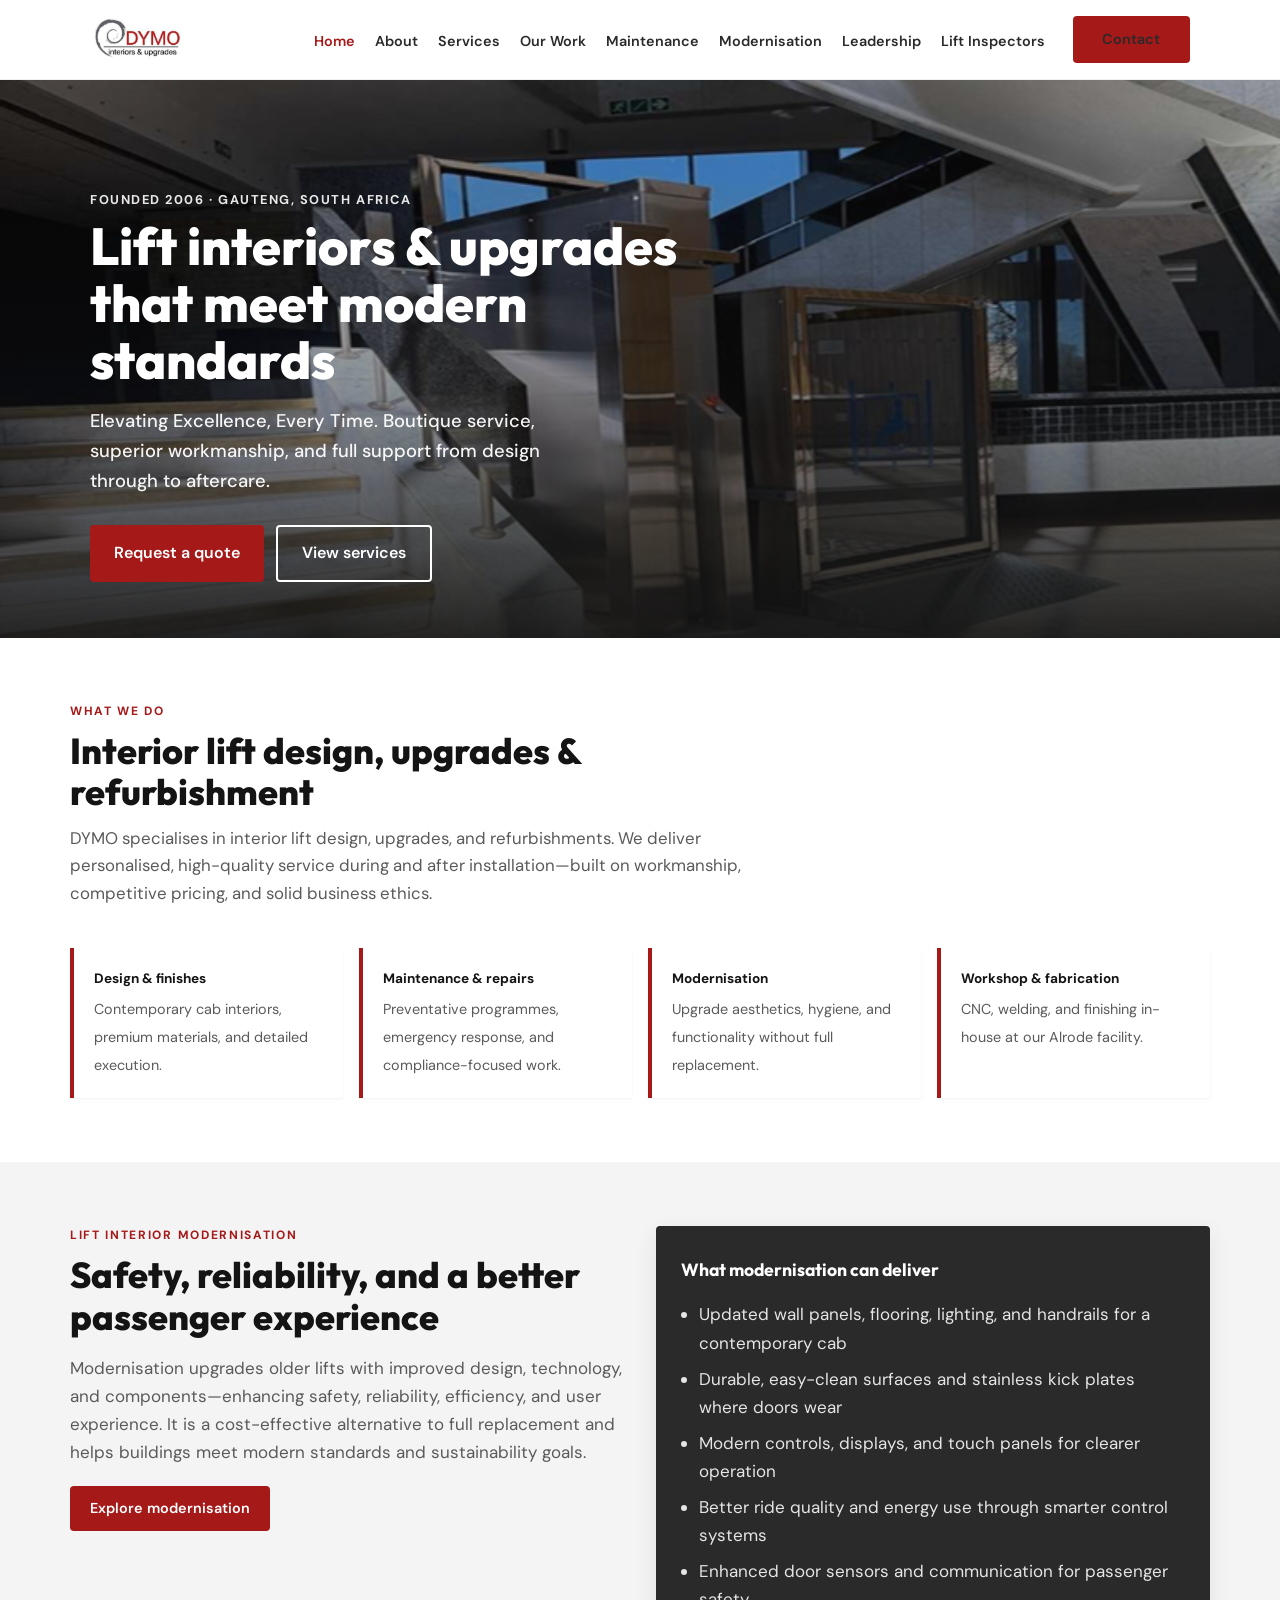
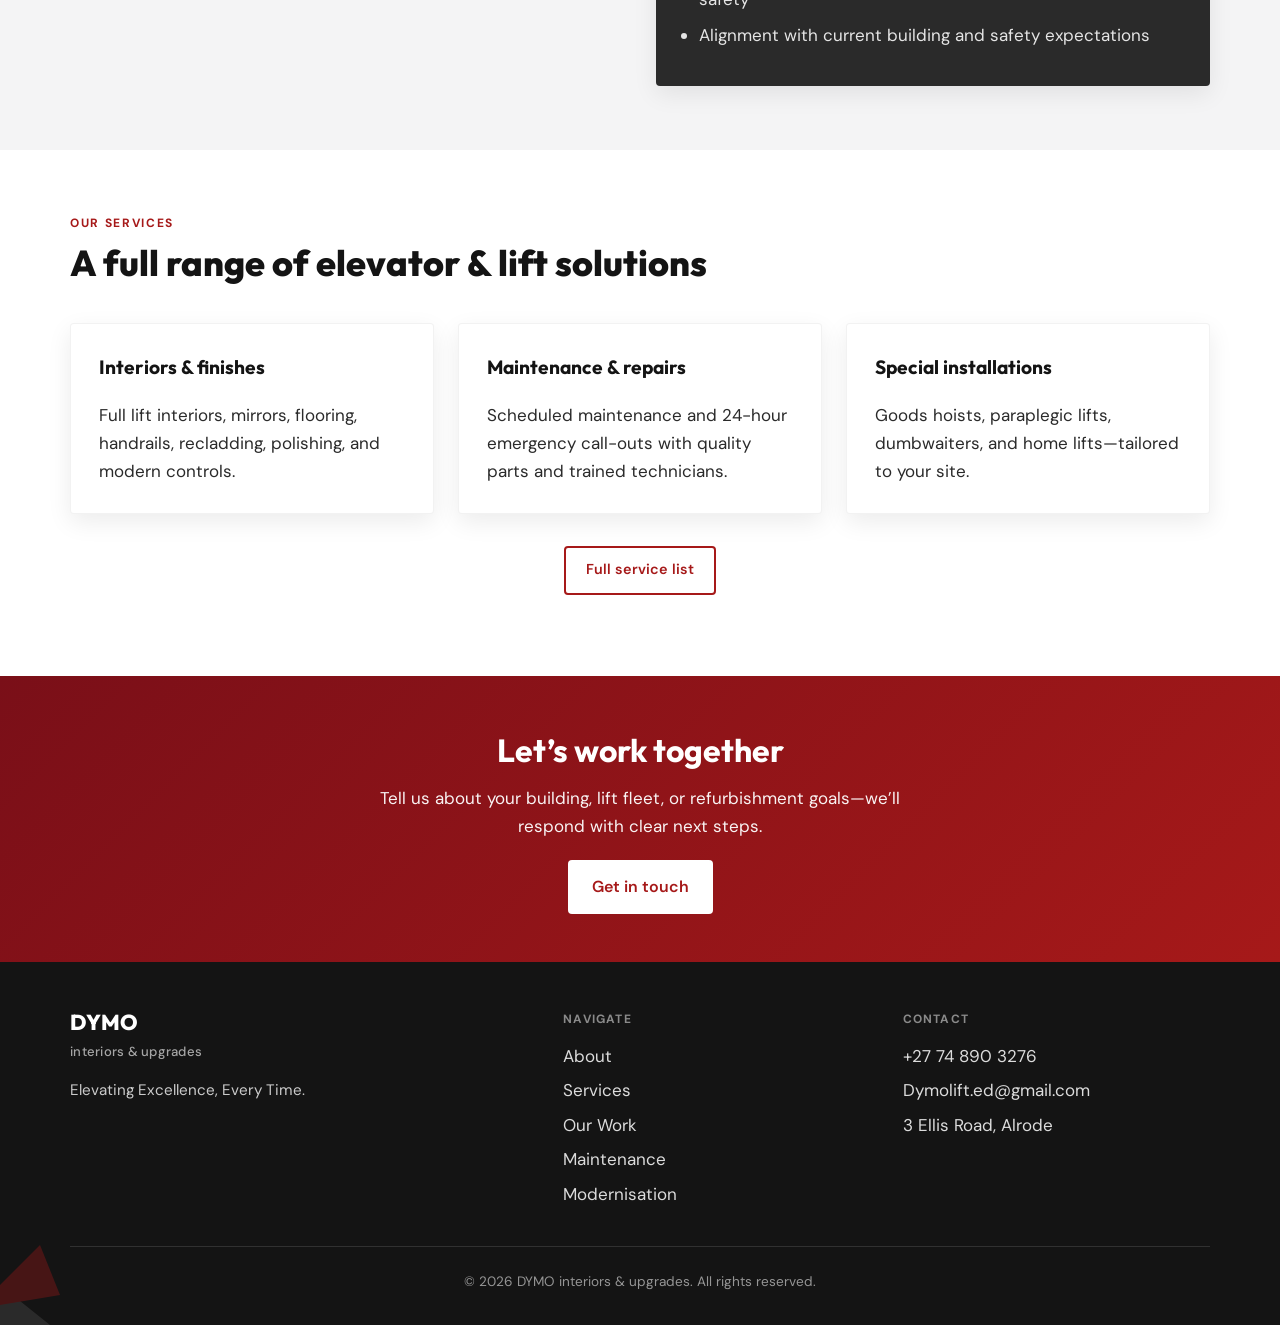
<file: index.html>
<!DOCTYPE html>
<html lang="en-ZA">
<head>
  <meta charset="utf-8">
  <meta name="viewport" content="width=device-width, initial-scale=1">
  <title>DYMO interiors &amp; upgrades | Lift interiors &amp; modernisation in Gauteng</title>
  <meta name="description" content="DYMO interiors & upgrades — elevator lift interior design, upgrades, refurbishment and maintenance. Founded 2006, Alrode. Elevating Excellence, Every Time.">
  <link rel="canonical" href="https://dymointeriorsandupgrades.co.za/">
  <meta property="og:type" content="website">
  <meta property="og:url" content="https://dymointeriorsandupgrades.co.za/">
  <meta property="og:title" content="DYMO interiors &amp; upgrades | Lift interiors &amp; modernisation in Gauteng">
  <meta property="og:description" content="DYMO interiors & upgrades — elevator lift interior design, upgrades, refurbishment and maintenance. Founded 2006, Alrode. Elevating Excellence, Every Time.">
  <meta property="og:image" content="https://dymointeriorsandupgrades.co.za/images/logo-dymo.png">
  <meta property="og:site_name" content="DYMO interiors &amp; upgrades">
  <meta property="og:locale" content="en_ZA">
  <meta name="twitter:card" content="summary_large_image">
  <meta name="twitter:title" content="DYMO interiors &amp; upgrades | Lift interiors &amp; modernisation in Gauteng">
  <meta name="twitter:description" content="DYMO interiors & upgrades — elevator lift interior design, upgrades, refurbishment and maintenance. Founded 2006, Alrode. Elevating Excellence, Every Time.">
  <meta name="twitter:image" content="https://dymointeriorsandupgrades.co.za/images/logo-dymo.png">
  <link rel="preconnect" href="https://fonts.googleapis.com">
  <link rel="preconnect" href="https://fonts.gstatic.com" crossorigin>
  <link href="https://fonts.googleapis.com/css2?family=DM+Sans:ital,opsz,wght@0,9..40,400;0,9..40,500;0,9..40,600;0,9..40,700&family=Outfit:wght@600;700;800&display=swap" rel="stylesheet">
  <link rel="stylesheet" href="css/styles.css">
  <link rel="icon" type="image/png" href="images/logo-dymo.png">
  <script type="application/ld+json">
  {
    "@context": "https://schema.org",
    "@type": "LocalBusiness",
    "name": "DYMO interiors & upgrades",
    "description": "Lift interior design, upgrades, refurbishment, modernisation and maintenance.",
    "url": "https://dymointeriorsandupgrades.co.za/",
    "logo": "https://dymointeriorsandupgrades.co.za/images/logo-dymo.png",
    "image": "https://dymointeriorsandupgrades.co.za/images/logo-dymo.png",
    "telephone": "+27748903276",
    "email": "Dymolift.ed@gmail.com",
    "foundingDate": "2006",
    "address": {
      "@type": "PostalAddress",
      "streetAddress": "3 Ellis Road",
      "addressLocality": "Alrode",
      "addressRegion": "Gauteng",
      "addressCountry": "ZA"
    },
    "areaServed": {
      "@type": "AdministrativeArea",
      "name": "Gauteng, South Africa"
    },
    "slogan": "Elevating Excellence, Every Time."
  }
  </script>
</head>
<body>
  <a class="skip-link" href="#main">Skip to content</a>

  <header class="site-header">
    <div class="header-inner">
      <a class="logo-link" href="index.html">
        <img class="site-logo" src="images/logo-dymo.png" width="200" height="56" alt="DYMO interiors &amp; upgrades">
      </a>
      <button class="nav-toggle" type="button" aria-label="Open menu" aria-expanded="false">
        <span></span><span></span><span></span>
      </button>
      <nav class="site-nav" aria-label="Primary">
        <ul>
          <li><a href="index.html" aria-current="page">Home</a></li>
          <li><a href="about.html">About</a></li>
          <li><a href="services.html">Services</a></li>
          <li><a href="projects.html">Our Work</a></li>
          <li><a href="maintenance.html">Maintenance</a></li>
          <li><a href="modernisation.html">Modernisation</a></li>
          <li><a href="leadership.html">Leadership</a></li>
          <li><a href="lift-inspectors.html">Lift Inspectors</a></li>
          <li class="nav-cta"><a class="btn btn-primary" href="contact.html">Contact</a></li>
        </ul>
      </nav>
    </div>
  </header>

  <main id="main">
    <section class="hero" aria-label="Introduction">
      <div class="hero-bg" style="background-image:url('images/hero-platform-lift.png');background-position:center center;" role="presentation"></div>
      <div class="hero-overlay"></div>
      <div class="hero-content">
        <p class="hero-eyebrow">Founded 2006 · Gauteng, South Africa</p>
        <h1>Lift interiors &amp; upgrades that meet modern standards</h1>
        <p class="hero-tagline">Elevating Excellence, Every Time. Boutique service, superior workmanship, and full support from design through to aftercare.</p>
        <div class="hero-actions">
          <a class="btn btn-primary btn-lg" href="contact.html">Request a quote</a>
          <a class="btn btn-outline btn-lg" href="services.html" style="border-color:#fff;color:#fff;border-width:2px;">View services</a>
        </div>
      </div>
    </section>

    <section class="section">
      <div class="section-inner">
        <div class="section-head">
          <p class="section-kicker">What we do</p>
          <h2 class="section-title">Interior lift design, upgrades &amp; refurbishment</h2>
          <p class="section-intro">DYMO specialises in interior lift design, upgrades, and refurbishments. We deliver personalised, high-quality service during and after installation—built on workmanship, competitive pricing, and solid business ethics.</p>
        </div>
        <div class="features">
          <div class="feature">
            <strong>Design &amp; finishes</strong>
            <span>Contemporary cab interiors, premium materials, and detailed execution.</span>
          </div>
          <div class="feature">
            <strong>Maintenance &amp; repairs</strong>
            <span>Preventative programmes, emergency response, and compliance-focused work.</span>
          </div>
          <div class="feature">
            <strong>Modernisation</strong>
            <span>Upgrade aesthetics, hygiene, and functionality without full replacement.</span>
          </div>
          <div class="feature">
            <strong>Workshop &amp; fabrication</strong>
            <span>CNC, welding, and finishing in-house at our Alrode facility.</span>
          </div>
        </div>
      </div>
    </section>

    <section class="section section--muted">
      <div class="section-inner">
        <div class="grid-2">
          <div>
            <p class="section-kicker">Lift interior modernisation</p>
            <h2 class="section-title">Safety, reliability, and a better passenger experience</h2>
            <p class="prose text-muted">Modernisation upgrades older lifts with improved design, technology, and components—enhancing safety, reliability, efficiency, and user experience. It is a cost-effective alternative to full replacement and helps buildings meet modern standards and sustainability goals.</p>
            <p style="margin-top:1.25rem;"><a class="btn btn-primary" href="modernisation.html">Explore modernisation</a></p>
          </div>
          <div class="deco-panel deco-panel--dark">
            <h3 class="deco-panel__title">What modernisation can deliver</h3>
            <ul class="deco-panel__list">
              <li>Updated wall panels, flooring, lighting, and handrails for a contemporary cab</li>
              <li>Durable, easy-clean surfaces and stainless kick plates where doors wear</li>
              <li>Modern controls, displays, and touch panels for clearer operation</li>
              <li>Better ride quality and energy use through smarter control systems</li>
              <li>Enhanced door sensors and communication for passenger safety</li>
              <li>Alignment with current building and safety expectations</li>
            </ul>
          </div>
        </div>
      </div>
    </section>

    <section class="section">
      <div class="section-inner">
        <div class="section-head">
          <p class="section-kicker">Our services</p>
          <h2 class="section-title">A full range of elevator &amp; lift solutions</h2>
        </div>
        <div class="grid-3">
          <div class="card">
            <h3>Interiors &amp; finishes</h3>
            <p>Full lift interiors, mirrors, flooring, handrails, recladding, polishing, and modern controls.</p>
          </div>
          <div class="card">
            <h3>Maintenance &amp; repairs</h3>
            <p>Scheduled maintenance and 24-hour emergency call-outs with quality parts and trained technicians.</p>
          </div>
          <div class="card">
            <h3>Special installations</h3>
            <p>Goods hoists, paraplegic lifts, dumbwaiters, and home lifts—tailored to your site.</p>
          </div>
        </div>
        <p style="margin-top:2rem;text-align:center;"><a class="btn btn-outline" href="services.html">Full service list</a></p>
      </div>
    </section>

    <div class="cta-band">
      <div class="section-inner">
        <h2>Let’s work together</h2>
        <p>Tell us about your building, lift fleet, or refurbishment goals—we’ll respond with clear next steps.</p>
        <a class="btn btn-primary btn-lg" href="contact.html">Get in touch</a>
      </div>
    </div>
  </main>

  <footer class="site-footer">
    <svg class="footer-geo" viewBox="0 0 120 80" fill="none" xmlns="http://www.w3.org/2000/svg" aria-hidden="true">
      <polygon points="0,80 0,40 50,80" fill="#555"/>
      <polygon points="0,40 40,0 60,50 0,60" fill="#a61919"/>
    </svg>
    <div class="footer-inner">
      <div class="footer-brand">
        <p class="footer-brand-title"><a href="index.html">DYMO</a></p>
        <p class="footer-brand-sub">interiors &amp; upgrades</p>
        <p class="footer-tagline">Elevating Excellence, Every Time.</p>
      </div>
      <div class="footer-col">
        <h4>Navigate</h4>
        <ul>
          <li><a href="about.html">About</a></li>
          <li><a href="services.html">Services</a></li>
          <li><a href="projects.html">Our Work</a></li>
          <li><a href="maintenance.html">Maintenance</a></li>
          <li><a href="modernisation.html">Modernisation</a></li>
        </ul>
      </div>
      <div class="footer-col">
        <h4>Contact</h4>
        <ul>
          <li><a href="tel:+27748903276">+27 74 890 3276</a></li>
          <li><a href="mailto:Dymolift.ed@gmail.com">Dymolift.ed@gmail.com</a></li>
          <li>3 Ellis Road, Alrode</li>
        </ul>
      </div>
    </div>
    <p class="footer-bottom">© <span id="y"></span> DYMO interiors &amp; upgrades. All rights reserved.</p>
  </footer>
  <script>document.getElementById("y").textContent = new Date().getFullYear();</script>
  <script src="js/main.js"></script>
</body>
</html>
</file>
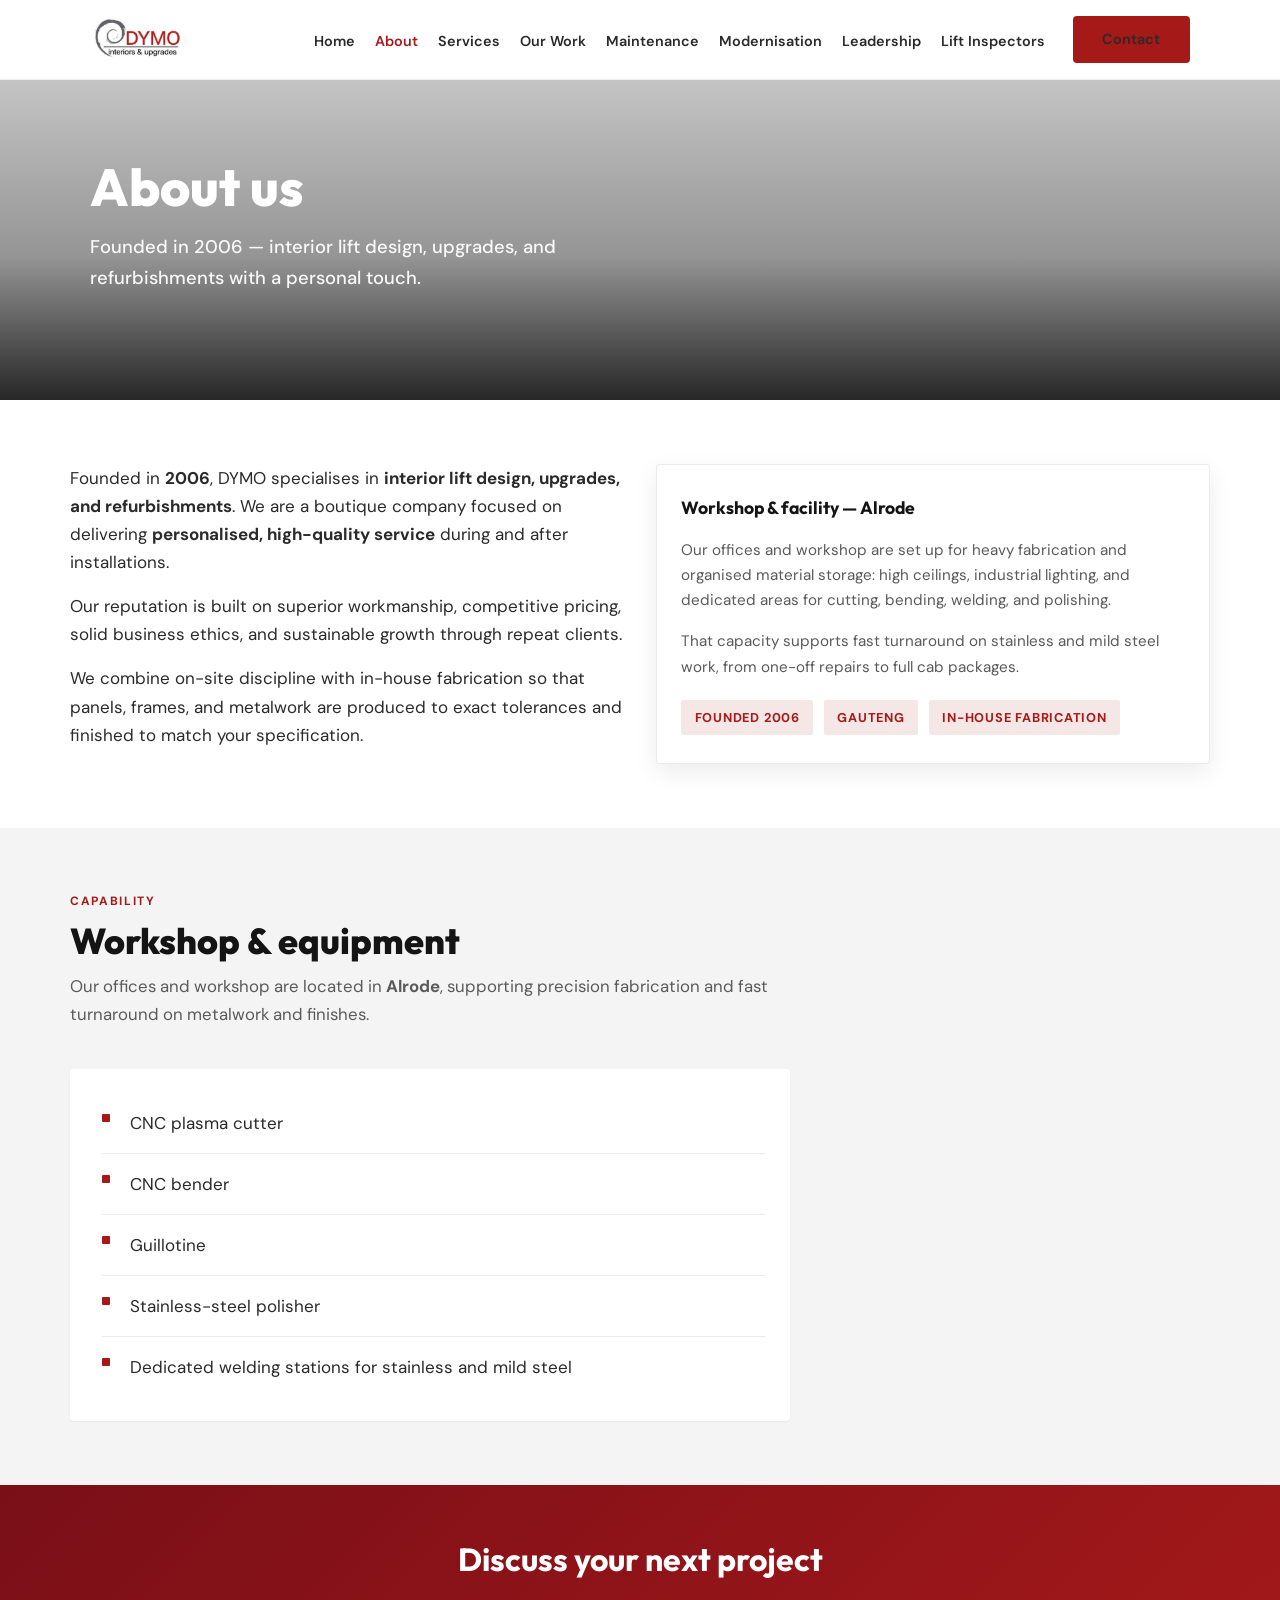
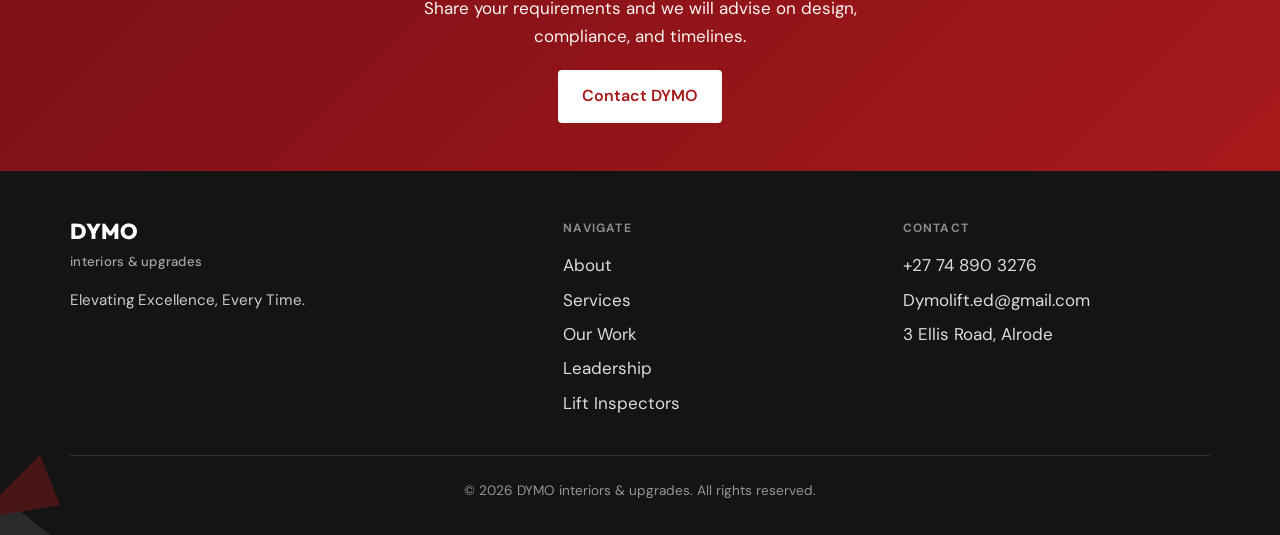
<file: about.html>
<!DOCTYPE html>
<html lang="en-ZA">
<head>
  <meta charset="utf-8">
  <meta name="viewport" content="width=device-width, initial-scale=1">
  <title>About Us | DYMO interiors &amp; upgrades</title>
  <meta name="description" content="Founded in 2006, DYMO is a boutique lift interior company in Alrode. Personalised service, workshop fabrication, and a reputation built on workmanship and ethics.">
  <link rel="canonical" href="https://dymointeriorsandupgrades.co.za/about.html">
  <meta property="og:type" content="website">
  <meta property="og:url" content="https://dymointeriorsandupgrades.co.za/about.html">
  <meta property="og:title" content="About Us | DYMO interiors &amp; upgrades">
  <meta property="og:description" content="Founded in 2006, DYMO is a boutique lift interior company in Alrode. Personalised service, workshop fabrication, and a reputation built on workmanship and ethics.">
  <meta property="og:image" content="https://dymointeriorsandupgrades.co.za/images/logo-dymo.png">
  <meta property="og:site_name" content="DYMO interiors &amp; upgrades">
  <meta property="og:locale" content="en_ZA">
  <meta name="twitter:card" content="summary_large_image">
  <meta name="twitter:title" content="About Us | DYMO interiors &amp; upgrades">
  <meta name="twitter:description" content="Founded in 2006, DYMO is a boutique lift interior company in Alrode. Personalised service, workshop fabrication, and a reputation built on workmanship and ethics.">
  <meta name="twitter:image" content="https://dymointeriorsandupgrades.co.za/images/logo-dymo.png">
  <link rel="preconnect" href="https://fonts.googleapis.com">
  <link rel="preconnect" href="https://fonts.gstatic.com" crossorigin>
  <link rel="preconnect" href="https://images.unsplash.com" crossorigin>
  <link href="https://fonts.googleapis.com/css2?family=DM+Sans:ital,opsz,wght@0,9..40,400;0,9..40,500;0,9..40,600;0,9..40,700&family=Outfit:wght@600;700;800&display=swap" rel="stylesheet">
  <link rel="stylesheet" href="css/styles.css">
  <link rel="icon" type="image/png" href="images/logo-dymo.png">
</head>
<body>
  <a class="skip-link" href="#main">Skip to content</a>

  <header class="site-header">
    <div class="header-inner">
      <a class="logo-link" href="index.html">
        <img class="site-logo" src="images/logo-dymo.png" width="200" height="56" alt="DYMO interiors &amp; upgrades">
      </a>
      <button class="nav-toggle" type="button" aria-label="Open menu" aria-expanded="false">
        <span></span><span></span><span></span>
      </button>
      <nav class="site-nav" aria-label="Primary">
        <ul>
          <li><a href="index.html">Home</a></li>
          <li><a href="about.html" aria-current="page">About</a></li>
          <li><a href="services.html">Services</a></li>
          <li><a href="projects.html">Our Work</a></li>
          <li><a href="maintenance.html">Maintenance</a></li>
          <li><a href="modernisation.html">Modernisation</a></li>
          <li><a href="leadership.html">Leadership</a></li>
          <li><a href="lift-inspectors.html">Lift Inspectors</a></li>
          <li class="nav-cta"><a class="btn btn-primary" href="contact.html">Contact</a></li>
        </ul>
      </nav>
    </div>
  </header>

  <main id="main">
    <section class="hero hero--compact" aria-label="About">
      <div class="hero-bg" style="background-image:url('https://images.unsplash.com/photo-1504917595217-d4dc5ebe6122?auto=format&amp;fit=crop&amp;w=1920&amp;q=80');background-position:center 40%;" role="presentation"></div>
      <div class="hero-overlay"></div>
      <div class="hero-content">
        <h1>About us</h1>
        <p class="hero-tagline">Founded in 2006 — interior lift design, upgrades, and refurbishments with a personal touch.</p>
      </div>
    </section>

    <section class="section">
      <div class="section-inner">
        <div class="grid-2">
          <div class="prose">
            <p>Founded in <strong>2006</strong>, DYMO specialises in <strong>interior lift design, upgrades, and refurbishments</strong>. We are a boutique company focused on delivering <strong>personalised, high-quality service</strong> during and after installations.</p>
            <p>Our reputation is built on superior workmanship, competitive pricing, solid business ethics, and sustainable growth through repeat clients.</p>
            <p>We combine on-site discipline with in-house fabrication so that panels, frames, and metalwork are produced to exact tolerances and finished to match your specification.</p>
          </div>
          <div class="deco-panel">
            <h3 class="deco-panel__title">Workshop &amp; facility — Alrode</h3>
            <p class="text-muted" style="margin:0 0 1rem;font-size:0.95rem;">Our offices and workshop are set up for heavy fabrication and organised material storage: high ceilings, industrial lighting, and dedicated areas for cutting, bending, welding, and polishing.</p>
            <p class="text-muted" style="margin:0;font-size:0.95rem;">That capacity supports fast turnaround on stainless and mild steel work, from one-off repairs to full cab packages.</p>
            <div class="stat-pills">
              <span class="stat-pill">Founded 2006</span>
              <span class="stat-pill">Gauteng</span>
              <span class="stat-pill">In-house fabrication</span>
            </div>
          </div>
        </div>
      </div>
    </section>

    <section class="section section--muted">
      <div class="section-inner">
        <div class="section-head">
          <p class="section-kicker">Capability</p>
          <h2 class="section-title">Workshop &amp; equipment</h2>
          <p class="section-intro">Our offices and workshop are located in <strong>Alrode</strong>, supporting precision fabrication and fast turnaround on metalwork and finishes.</p>
        </div>
        <ul class="service-list" style="max-width:720px;background:var(--white);padding:1.5rem 1.5rem 1.5rem 2rem;border-radius:var(--radius);box-shadow:var(--shadow-sm);">
          <li>CNC plasma cutter</li>
          <li>CNC bender</li>
          <li>Guillotine</li>
          <li>Stainless-steel polisher</li>
          <li>Dedicated welding stations for stainless and mild steel</li>
        </ul>
      </div>
    </section>

    <div class="cta-band">
      <div class="section-inner">
        <h2>Discuss your next project</h2>
        <p>Share your requirements and we will advise on design, compliance, and timelines.</p>
        <a class="btn btn-primary btn-lg" href="contact.html">Contact DYMO</a>
      </div>
    </div>
  </main>

  <footer class="site-footer">
    <svg class="footer-geo" viewBox="0 0 120 80" fill="none" xmlns="http://www.w3.org/2000/svg" aria-hidden="true">
      <polygon points="0,80 0,40 50,80" fill="#555"/>
      <polygon points="0,40 40,0 60,50 0,60" fill="#a61919"/>
    </svg>
    <div class="footer-inner">
      <div class="footer-brand">
        <p class="footer-brand-title"><a href="index.html">DYMO</a></p>
        <p class="footer-brand-sub">interiors &amp; upgrades</p>
        <p class="footer-tagline">Elevating Excellence, Every Time.</p>
      </div>
      <div class="footer-col">
        <h4>Navigate</h4>
        <ul>
          <li><a href="about.html">About</a></li>
          <li><a href="services.html">Services</a></li>
          <li><a href="projects.html">Our Work</a></li>
          <li><a href="leadership.html">Leadership</a></li>
          <li><a href="lift-inspectors.html">Lift Inspectors</a></li>
        </ul>
      </div>
      <div class="footer-col">
        <h4>Contact</h4>
        <ul>
          <li><a href="tel:+27748903276">+27 74 890 3276</a></li>
          <li><a href="mailto:Dymolift.ed@gmail.com">Dymolift.ed@gmail.com</a></li>
          <li>3 Ellis Road, Alrode</li>
        </ul>
      </div>
    </div>
    <p class="footer-bottom">© <span id="y"></span> DYMO interiors &amp; upgrades. All rights reserved.</p>
  </footer>
  <script>document.getElementById("y").textContent = new Date().getFullYear();</script>
  <script src="js/main.js"></script>
</body>
</html>
</file>
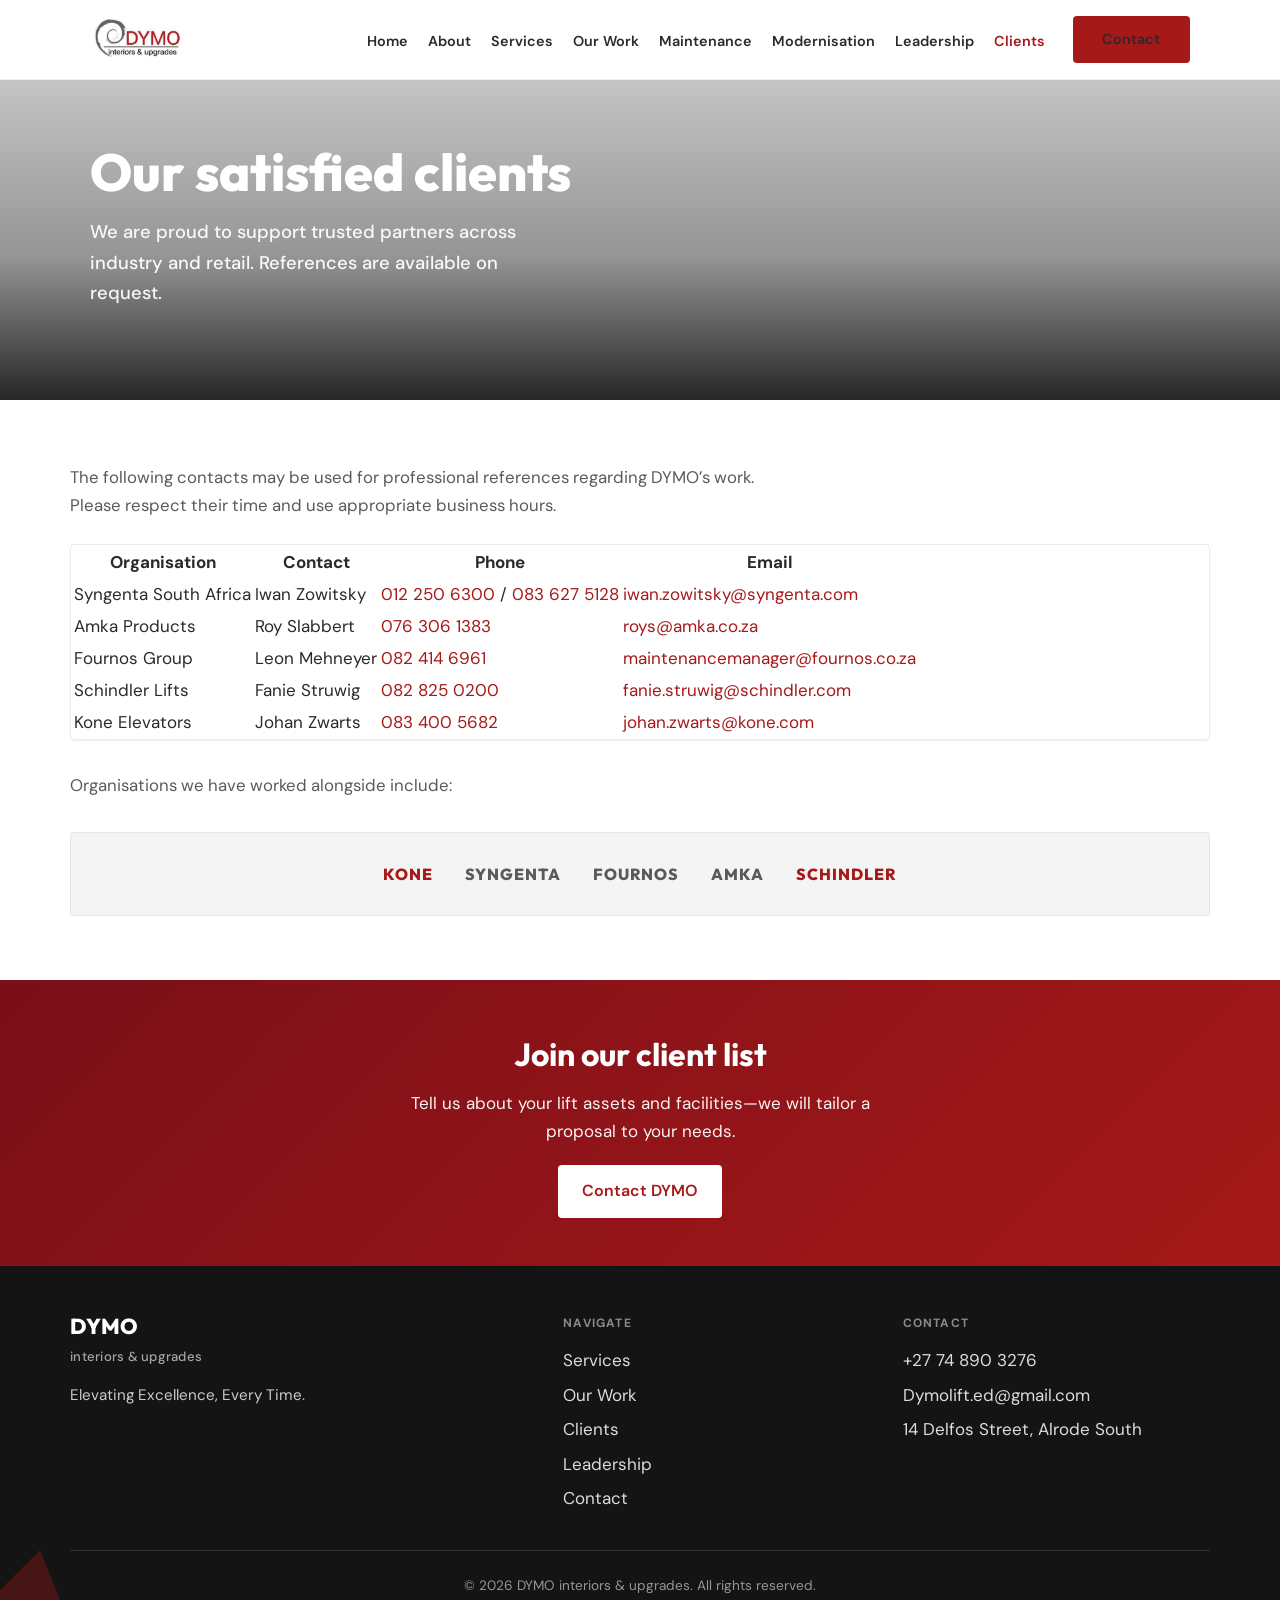
<file: clients.html>
<!DOCTYPE html>
<html lang="en-ZA">
<head>
  <meta charset="utf-8">
  <meta name="viewport" content="width=device-width, initial-scale=1">
  <title>Our Satisfied Clients | DYMO interiors &amp; upgrades</title>
  <meta name="description" content="References from Syngenta, Amka, Fournos, Schindler, Kone and more. Contact details for professional references.">
  <link rel="preconnect" href="https://fonts.googleapis.com">
  <link rel="preconnect" href="https://fonts.gstatic.com" crossorigin>
  <link rel="preconnect" href="https://images.unsplash.com" crossorigin>
  <link href="https://fonts.googleapis.com/css2?family=DM+Sans:ital,opsz,wght@0,9..40,400;0,9..40,500;0,9..40,600;0,9..40,700&family=Outfit:wght@600;700;800&display=swap" rel="stylesheet">
  <link rel="stylesheet" href="css/styles.css">
  <link rel="icon" type="image/png" href="images/logo-dymo.png">
</head>
<body>
  <a class="skip-link" href="#main">Skip to content</a>

  <header class="site-header">
    <div class="header-inner">
      <a class="logo-link" href="index.html">
        <img class="site-logo" src="images/logo-dymo.png" width="200" height="56" alt="DYMO interiors &amp; upgrades">
      </a>
      <button class="nav-toggle" type="button" aria-label="Open menu" aria-expanded="false">
        <span></span><span></span><span></span>
      </button>
      <nav class="site-nav" aria-label="Primary">
        <ul>
          <li><a href="index.html">Home</a></li>
          <li><a href="about.html">About</a></li>
          <li><a href="services.html">Services</a></li>
          <li><a href="projects.html">Our Work</a></li>
          <li><a href="maintenance.html">Maintenance</a></li>
          <li><a href="modernisation.html">Modernisation</a></li>
          <li><a href="leadership.html">Leadership</a></li>
          <li><a href="clients.html" aria-current="page">Clients</a></li>
          <li class="nav-cta"><a class="btn btn-primary" href="contact.html">Contact</a></li>
        </ul>
      </nav>
    </div>
  </header>

  <main id="main">
    <section class="hero hero--compact" aria-label="Clients">
      <div class="hero-bg" style="background-image:url('https://images.unsplash.com/photo-1522071820081-009f0129c71c?auto=format&amp;fit=crop&amp;w=1920&amp;q=80');background-position:center 35%;" role="presentation"></div>
      <div class="hero-overlay"></div>
      <div class="hero-content">
        <h1>Our satisfied clients</h1>
        <p class="hero-tagline">We are proud to support trusted partners across industry and retail. References are available on request.</p>
      </div>
    </section>

    <section class="section">
      <div class="section-inner">
        <p class="section-intro" style="max-width:720px;margin-bottom:1.5rem;">The following contacts may be used for professional references regarding DYMO’s work. Please respect their time and use appropriate business hours.</p>
        <div class="table-wrap">
          <table class="clients-table">
            <thead>
              <tr>
                <th>Organisation</th>
                <th>Contact</th>
                <th>Phone</th>
                <th>Email</th>
              </tr>
            </thead>
            <tbody>
              <tr>
                <td class="org">Syngenta South Africa</td>
                <td>Iwan Zowitsky</td>
                <td>
                  <a href="tel:+27122506300">012 250 6300</a> / <a href="tel:+27836275128">083 627 5128</a>
                </td>
                <td><a href="mailto:iwan.zowitsky@syngenta.com">iwan.zowitsky@syngenta.com</a></td>
              </tr>
              <tr>
                <td class="org">Amka Products</td>
                <td>Roy Slabbert</td>
                <td><a href="tel:+27763061383">076 306 1383</a></td>
                <td><a href="mailto:roys@amka.co.za">roys@amka.co.za</a></td>
              </tr>
              <tr>
                <td class="org">Fournos Group</td>
                <td>Leon Mehneyer</td>
                <td><a href="tel:+27824146961">082 414 6961</a></td>
                <td><a href="mailto:maintenancemanager@fournos.co.za">maintenancemanager@fournos.co.za</a></td>
              </tr>
              <tr>
                <td class="org">Schindler Lifts</td>
                <td>Fanie Struwig</td>
                <td><a href="tel:+27828250200">082 825 0200</a></td>
                <td><a href="mailto:fanie.struwig@schindler.com">fanie.struwig@schindler.com</a></td>
              </tr>
              <tr>
                <td class="org">Kone Elevators</td>
                <td>Johan Zwarts</td>
                <td><a href="tel:+27834005682">083 400 5682</a></td>
                <td><a href="mailto:johan.zwarts@kone.com">johan.zwarts@kone.com</a></td>
              </tr>
            </tbody>
          </table>
        </div>
        <p class="section-intro" style="margin-top:2rem;margin-bottom:0.5rem;">Organisations we have worked alongside include:</p>
        <div class="logo-strip">
          <span class="logo-strip__item logo-strip__item--accent">KONE</span>
          <span class="logo-strip__item">Syngenta</span>
          <span class="logo-strip__item">Fournos</span>
          <span class="logo-strip__item">Amka</span>
          <span class="logo-strip__item logo-strip__item--accent">Schindler</span>
        </div>
      </div>
    </section>

    <div class="cta-band">
      <div class="section-inner">
        <h2>Join our client list</h2>
        <p>Tell us about your lift assets and facilities—we will tailor a proposal to your needs.</p>
        <a class="btn btn-primary btn-lg" href="contact.html">Contact DYMO</a>
      </div>
    </div>
  </main>

  <footer class="site-footer">
    <svg class="footer-geo" viewBox="0 0 120 80" fill="none" xmlns="http://www.w3.org/2000/svg" aria-hidden="true">
      <polygon points="0,80 0,40 50,80" fill="#555"/>
      <polygon points="0,40 40,0 60,50 0,60" fill="#a61919"/>
    </svg>
    <div class="footer-inner">
      <div class="footer-brand">
        <p class="footer-brand-title"><a href="index.html">DYMO</a></p>
        <p class="footer-brand-sub">interiors &amp; upgrades</p>
        <p class="footer-tagline">Elevating Excellence, Every Time.</p>
      </div>
      <div class="footer-col">
        <h4>Navigate</h4>
        <ul>
          <li><a href="services.html">Services</a></li>
          <li><a href="projects.html">Our Work</a></li>
          <li><a href="clients.html">Clients</a></li>
          <li><a href="leadership.html">Leadership</a></li>
          <li><a href="contact.html">Contact</a></li>
        </ul>
      </div>
      <div class="footer-col">
        <h4>Contact</h4>
        <ul>
          <li><a href="tel:+27748903276">+27 74 890 3276</a></li>
          <li><a href="mailto:Dymolift.ed@gmail.com">Dymolift.ed@gmail.com</a></li>
          <li>14 Delfos Street, Alrode South</li>
        </ul>
      </div>
    </div>
    <p class="footer-bottom">© <span id="y"></span> DYMO interiors &amp; upgrades. All rights reserved.</p>
  </footer>
  <script>document.getElementById("y").textContent = new Date().getFullYear();</script>
  <script src="js/main.js"></script>
</body>
</html>
</file>
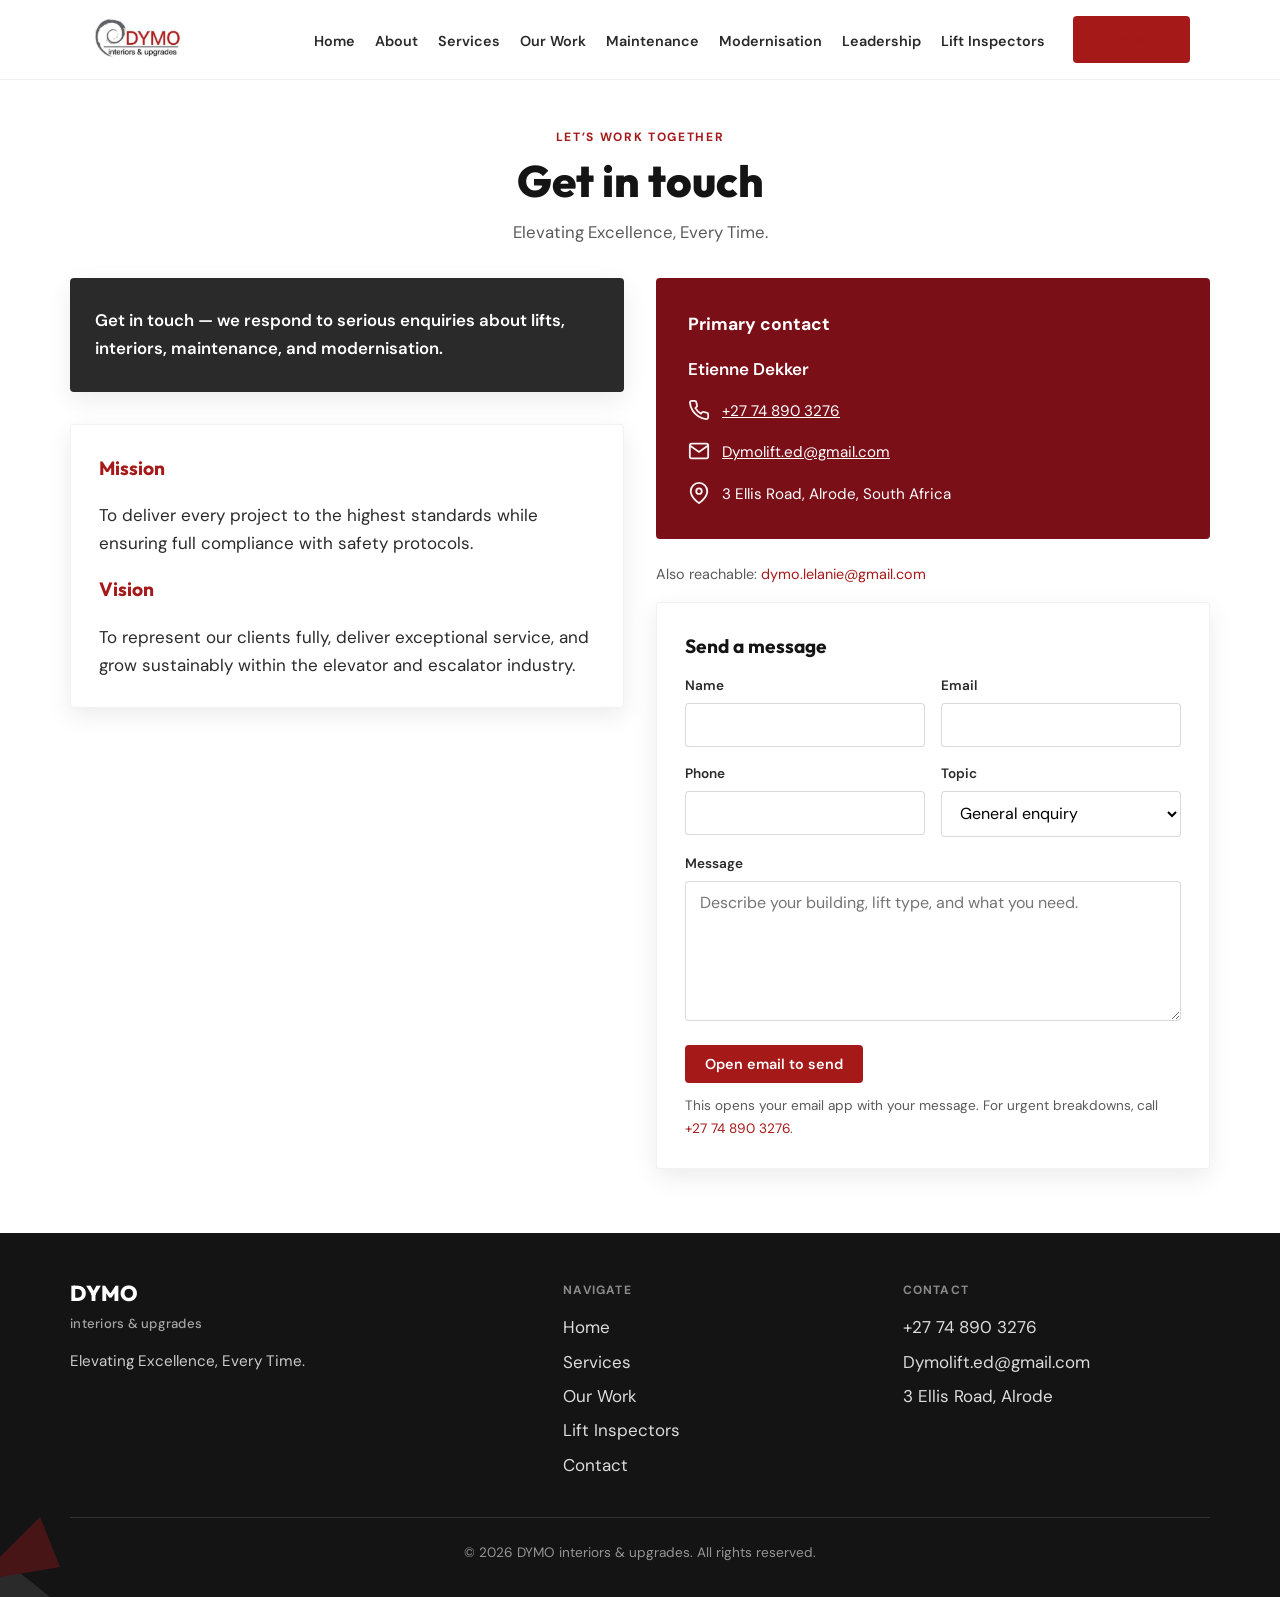
<file: contact.html>
<!DOCTYPE html>
<html lang="en-ZA">
<head>
  <meta charset="utf-8">
  <meta name="viewport" content="width=device-width, initial-scale=1">
  <title>Contact | DYMO interiors &amp; upgrades</title>
  <meta name="description" content="Contact DYMO in Alrode — phone +27 74 890 3276, email, address. Mission and vision. Request a quote.">
  <link rel="canonical" href="https://dymointeriorsandupgrades.co.za/contact.html">
  <meta property="og:type" content="website">
  <meta property="og:url" content="https://dymointeriorsandupgrades.co.za/contact.html">
  <meta property="og:title" content="Contact | DYMO interiors &amp; upgrades">
  <meta property="og:description" content="Contact DYMO in Alrode — phone +27 74 890 3276, email, address. Mission and vision. Request a quote.">
  <meta property="og:image" content="https://dymointeriorsandupgrades.co.za/images/logo-dymo.png">
  <meta property="og:site_name" content="DYMO interiors &amp; upgrades">
  <meta property="og:locale" content="en_ZA">
  <meta name="twitter:card" content="summary_large_image">
  <meta name="twitter:title" content="Contact | DYMO interiors &amp; upgrades">
  <meta name="twitter:description" content="Contact DYMO in Alrode — phone +27 74 890 3276, email, address. Mission and vision. Request a quote.">
  <meta name="twitter:image" content="https://dymointeriorsandupgrades.co.za/images/logo-dymo.png">
  <link rel="preconnect" href="https://fonts.googleapis.com">
  <link rel="preconnect" href="https://fonts.gstatic.com" crossorigin>
  <link href="https://fonts.googleapis.com/css2?family=DM+Sans:ital,opsz,wght@0,9..40,400;0,9..40,500;0,9..40,600;0,9..40,700&family=Outfit:wght@600;700;800&display=swap" rel="stylesheet">
  <link rel="stylesheet" href="css/styles.css">
  <link rel="icon" type="image/png" href="images/logo-dymo.png">
</head>
<body>
  <a class="skip-link" href="#main">Skip to content</a>

  <header class="site-header">
    <div class="header-inner">
      <a class="logo-link" href="index.html">
        <img class="site-logo" src="images/logo-dymo.png" width="200" height="56" alt="DYMO interiors &amp; upgrades">
      </a>
      <button class="nav-toggle" type="button" aria-label="Open menu" aria-expanded="false">
        <span></span><span></span><span></span>
      </button>
      <nav class="site-nav" aria-label="Primary">
        <ul>
          <li><a href="index.html">Home</a></li>
          <li><a href="about.html">About</a></li>
          <li><a href="services.html">Services</a></li>
          <li><a href="projects.html">Our Work</a></li>
          <li><a href="maintenance.html">Maintenance</a></li>
          <li><a href="modernisation.html">Modernisation</a></li>
          <li><a href="leadership.html">Leadership</a></li>
          <li><a href="lift-inspectors.html">Lift Inspectors</a></li>
          <li class="nav-cta"><a class="btn btn-primary" href="contact.html" aria-current="page">Contact</a></li>
        </ul>
      </nav>
    </div>
  </header>

  <main id="main">
    <section class="section" style="padding-top:3rem;">
      <div class="section-inner">
        <div class="section-head" style="text-align:center;max-width:none;margin-bottom:2rem;">
          <p class="section-kicker">Let’s work together</p>
          <h1 class="section-title" style="font-size:clamp(1.85rem,4vw,2.75rem)">Get in touch</h1>
          <p class="section-intro" style="margin:0 auto;">Elevating Excellence, Every Time.</p>
        </div>

        <div class="grid-2">
          <div>
            <div class="deco-panel deco-panel--dark" style="margin-bottom:2rem;">
              <p style="margin:0;font-size:1.05rem;font-weight:600;">Get in touch — we respond to serious enquiries about lifts, interiors, maintenance, and modernisation.</p>
            </div>
            <div class="card">
              <h3 style="color:var(--red);margin-top:0;">Mission</h3>
              <p>To deliver every project to the highest standards while ensuring full compliance with safety protocols.</p>
              <h3 style="color:var(--red);">Vision</h3>
              <p class="mb-0">To represent our clients fully, deliver exceptional service, and grow sustainably within the elevator and escalator industry.</p>
            </div>
          </div>
          <div>
            <div class="contact-panel" style="margin-bottom:1.5rem;">
              <h3>Primary contact</h3>
              <p style="margin:0 0 1rem;font-weight:600;">Etienne Dekker</p>
              <ul class="contact-list">
                <li>
                  <svg class="contact-icon" viewBox="0 0 24 24" fill="none" stroke="currentColor" stroke-width="2" aria-hidden="true"><path d="M22 16.92v3a2 2 0 0 1-2.18 2 19.79 19.79 0 0 1-8.63-3.07 19.5 19.5 0 0 1-6-6 19.79 19.79 0 0 1-3.07-8.67A2 2 0 0 1 4.11 2h3a2 2 0 0 1 2 1.72 12.84 12.84 0 0 0 .7 2.81 2 2 0 0 1-.45 2.11L8.09 9.91a16 16 0 0 0 6 6l1.27-1.27a2 2 0 0 1 2.11-.45 12.84 12.84 0 0 0 2.81.7A2 2 0 0 1 22 16.92z"/></svg>
                  <span><a href="tel:+27748903276">+27 74 890 3276</a></span>
                </li>
                <li>
                  <svg class="contact-icon" viewBox="0 0 24 24" fill="none" stroke="currentColor" stroke-width="2" aria-hidden="true"><path d="M4 4h16c1.1 0 2 .9 2 2v12c0 1.1-.9 2-2 2H4c-1.1 0-2-.9-2-2V6c0-1.1.9-2 2-2z"/><polyline points="22,6 12,13 2,6"/></svg>
                  <span><a href="mailto:Dymolift.ed@gmail.com">Dymolift.ed@gmail.com</a></span>
                </li>
                <li>
                  <svg class="contact-icon" viewBox="0 0 24 24" fill="none" stroke="currentColor" stroke-width="2" aria-hidden="true"><path d="M21 10c0 7-9 13-9 13s-9-6-9-13a9 9 0 0 1 18 0z"/><circle cx="12" cy="10" r="3"/></svg>
                  <span>3 Ellis Road, Alrode, South Africa</span>
                </li>
              </ul>
            </div>
            <p class="text-muted" style="font-size:0.9rem;margin-bottom:1rem;">Also reachable: <a href="mailto:dymo.lelanie@gmail.com">dymo.lelanie@gmail.com</a></p>

            <form class="card" id="contact-form" onsubmit="handleContactSubmit(event)">
              <h3 style="margin-top:0;">Send a message</h3>
              <div class="form-grid cols-2">
                <div>
                  <label for="name">Name</label>
                  <input id="name" name="name" required autocomplete="name">
                </div>
                <div>
                  <label for="email">Email</label>
                  <input id="email" name="email" type="email" required autocomplete="email">
                </div>
                <div>
                  <label for="phone">Phone</label>
                  <input id="phone" name="phone" autocomplete="tel">
                </div>
                <div>
                  <label for="topic">Topic</label>
                  <select id="topic" name="topic">
                    <option value="General enquiry">General enquiry</option>
                    <option value="Quote / new project">Quote / new project</option>
                    <option value="Maintenance contract">Maintenance contract</option>
                    <option value="Emergency / repair">Emergency / repair</option>
                    <option value="Modernisation">Modernisation</option>
                  </select>
                </div>
              </div>
              <div style="margin-top:1rem;">
                <label for="message">Message</label>
                <textarea id="message" name="message" required placeholder="Describe your building, lift type, and what you need."></textarea>
              </div>
              <button type="submit" class="btn btn-primary" style="margin-top:1rem;">Open email to send</button>
              <p class="form-note">This opens your email app with your message. For urgent breakdowns, call <a href="tel:+27748903276">+27 74 890 3276</a>.</p>
            </form>
          </div>
        </div>
      </div>
    </section>
  </main>

  <footer class="site-footer">
    <svg class="footer-geo" viewBox="0 0 120 80" fill="none" xmlns="http://www.w3.org/2000/svg" aria-hidden="true">
      <polygon points="0,80 0,40 50,80" fill="#555"/>
      <polygon points="0,40 40,0 60,50 0,60" fill="#a61919"/>
    </svg>
    <div class="footer-inner">
      <div class="footer-brand">
        <p class="footer-brand-title"><a href="index.html">DYMO</a></p>
        <p class="footer-brand-sub">interiors &amp; upgrades</p>
        <p class="footer-tagline">Elevating Excellence, Every Time.</p>
      </div>
      <div class="footer-col">
        <h4>Navigate</h4>
        <ul>
          <li><a href="index.html">Home</a></li>
          <li><a href="services.html">Services</a></li>
          <li><a href="projects.html">Our Work</a></li>
          <li><a href="lift-inspectors.html">Lift Inspectors</a></li>
          <li><a href="contact.html">Contact</a></li>
        </ul>
      </div>
      <div class="footer-col">
        <h4>Contact</h4>
        <ul>
          <li><a href="tel:+27748903276">+27 74 890 3276</a></li>
          <li><a href="mailto:Dymolift.ed@gmail.com">Dymolift.ed@gmail.com</a></li>
          <li>3 Ellis Road, Alrode</li>
        </ul>
      </div>
    </div>
    <p class="footer-bottom">© <span id="y"></span> DYMO interiors &amp; upgrades. All rights reserved.</p>
  </footer>
  <script>document.getElementById("y").textContent = new Date().getFullYear();</script>
  <script src="js/main.js"></script>
</body>
</html>
</file>
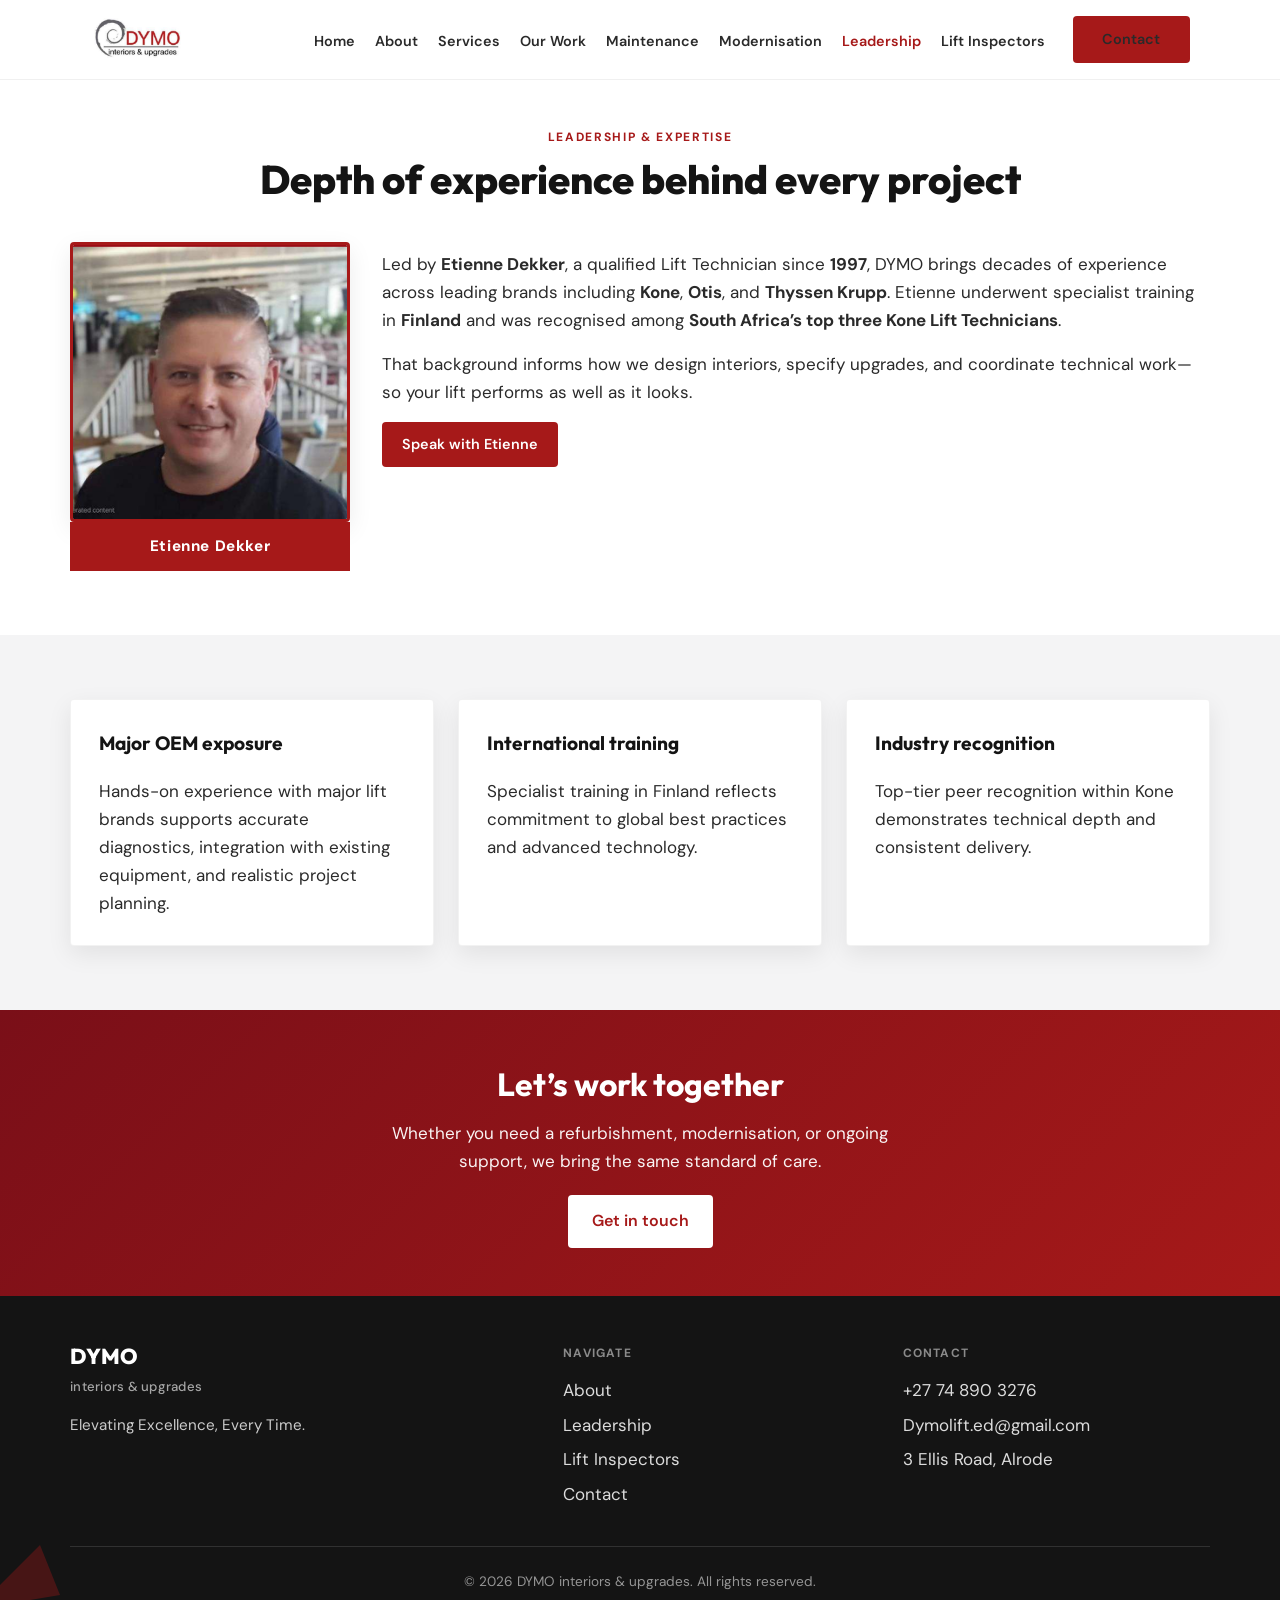
<file: leadership.html>
<!DOCTYPE html>
<html lang="en-ZA">
<head>
  <meta charset="utf-8">
  <meta name="viewport" content="width=device-width, initial-scale=1">
  <title>Leadership &amp; Expertise | DYMO interiors &amp; upgrades</title>
  <meta name="description" content="Led by Etienne Dekker — qualified lift technician since 1997. Experience across Kone, Otis, Thyssen Krupp; specialist training in Finland.">
  <link rel="canonical" href="https://dymointeriorsandupgrades.co.za/leadership.html">
  <meta property="og:type" content="website">
  <meta property="og:url" content="https://dymointeriorsandupgrades.co.za/leadership.html">
  <meta property="og:title" content="Leadership &amp; Expertise | DYMO interiors &amp; upgrades">
  <meta property="og:description" content="Led by Etienne Dekker — qualified lift technician since 1997. Experience across Kone, Otis, Thyssen Krupp; specialist training in Finland.">
  <meta property="og:image" content="https://dymointeriorsandupgrades.co.za/images/logo-dymo.png">
  <meta property="og:site_name" content="DYMO interiors &amp; upgrades">
  <meta property="og:locale" content="en_ZA">
  <meta name="twitter:card" content="summary_large_image">
  <meta name="twitter:title" content="Leadership &amp; Expertise | DYMO interiors &amp; upgrades">
  <meta name="twitter:description" content="Led by Etienne Dekker — qualified lift technician since 1997. Experience across Kone, Otis, Thyssen Krupp; specialist training in Finland.">
  <meta name="twitter:image" content="https://dymointeriorsandupgrades.co.za/images/logo-dymo.png">
  <link rel="preconnect" href="https://fonts.googleapis.com">
  <link rel="preconnect" href="https://fonts.gstatic.com" crossorigin>
  <link href="https://fonts.googleapis.com/css2?family=DM+Sans:ital,opsz,wght@0,9..40,400;0,9..40,500;0,9..40,600;0,9..40,700&family=Outfit:wght@600;700;800&display=swap" rel="stylesheet">
  <link rel="stylesheet" href="css/styles.css">
  <link rel="icon" type="image/png" href="images/logo-dymo.png">
</head>
<body>
  <a class="skip-link" href="#main">Skip to content</a>

  <header class="site-header">
    <div class="header-inner">
      <a class="logo-link" href="index.html">
        <img class="site-logo" src="images/logo-dymo.png" width="200" height="56" alt="DYMO interiors &amp; upgrades">
      </a>
      <button class="nav-toggle" type="button" aria-label="Open menu" aria-expanded="false">
        <span></span><span></span><span></span>
      </button>
      <nav class="site-nav" aria-label="Primary">
        <ul>
          <li><a href="index.html">Home</a></li>
          <li><a href="about.html">About</a></li>
          <li><a href="services.html">Services</a></li>
          <li><a href="projects.html">Our Work</a></li>
          <li><a href="maintenance.html">Maintenance</a></li>
          <li><a href="modernisation.html">Modernisation</a></li>
          <li><a href="leadership.html" aria-current="page">Leadership</a></li>
          <li><a href="lift-inspectors.html">Lift Inspectors</a></li>
          <li class="nav-cta"><a class="btn btn-primary" href="contact.html">Contact</a></li>
        </ul>
      </nav>
    </div>
  </header>

  <main id="main">
    <section class="section" style="padding-top:3rem;">
      <div class="section-inner">
        <div class="section-head" style="text-align:center;max-width:none;">
          <p class="section-kicker">Leadership &amp; expertise</p>
          <h1 class="section-title" style="font-size:clamp(1.85rem,4vw,2.5rem)">Depth of experience behind every project</h1>
        </div>

        <div class="profile">
          <div class="profile-card">
            <div class="profile-photo-wrap">
              <img class="profile-photo" src="images/etienne-dekker.png" width="400" height="400" alt="Etienne Dekker, DYMO leadership">
            </div>
            <div class="profile-nameplate">Etienne Dekker</div>
          </div>
          <div class="prose" style="padding-top:0.5rem;">
            <p>Led by <strong>Etienne Dekker</strong>, a qualified Lift Technician since <strong>1997</strong>, DYMO brings decades of experience across leading brands including <strong>Kone</strong>, <strong>Otis</strong>, and <strong>Thyssen Krupp</strong>. Etienne underwent specialist training in <strong>Finland</strong> and was recognised among <strong>South Africa’s top three Kone Lift Technicians</strong>.</p>
            <p>That background informs how we design interiors, specify upgrades, and coordinate technical work—so your lift performs as well as it looks.</p>
            <p><a class="btn btn-primary" href="contact.html">Speak with Etienne</a></p>
          </div>
        </div>
      </div>
    </section>

    <section class="section section--muted">
      <div class="section-inner">
        <div class="grid-3">
          <div class="card">
            <h3>Major OEM exposure</h3>
            <p>Hands-on experience with major lift brands supports accurate diagnostics, integration with existing equipment, and realistic project planning.</p>
          </div>
          <div class="card">
            <h3>International training</h3>
            <p>Specialist training in Finland reflects commitment to global best practices and advanced technology.</p>
          </div>
          <div class="card">
            <h3>Industry recognition</h3>
            <p>Top-tier peer recognition within Kone demonstrates technical depth and consistent delivery.</p>
          </div>
        </div>
      </div>
    </section>

    <div class="cta-band">
      <div class="section-inner">
        <h2>Let’s work together</h2>
        <p>Whether you need a refurbishment, modernisation, or ongoing support, we bring the same standard of care.</p>
        <a class="btn btn-primary btn-lg" href="contact.html">Get in touch</a>
      </div>
    </div>
  </main>

  <footer class="site-footer">
    <svg class="footer-geo" viewBox="0 0 120 80" fill="none" xmlns="http://www.w3.org/2000/svg" aria-hidden="true">
      <polygon points="0,80 0,40 50,80" fill="#555"/>
      <polygon points="0,40 40,0 60,50 0,60" fill="#a61919"/>
    </svg>
    <div class="footer-inner">
      <div class="footer-brand">
        <p class="footer-brand-title"><a href="index.html">DYMO</a></p>
        <p class="footer-brand-sub">interiors &amp; upgrades</p>
        <p class="footer-tagline">Elevating Excellence, Every Time.</p>
      </div>
      <div class="footer-col">
        <h4>Navigate</h4>
        <ul>
          <li><a href="about.html">About</a></li>
          <li><a href="leadership.html">Leadership</a></li>
          <li><a href="lift-inspectors.html">Lift Inspectors</a></li>
          <li><a href="contact.html">Contact</a></li>
        </ul>
      </div>
      <div class="footer-col">
        <h4>Contact</h4>
        <ul>
          <li><a href="tel:+27748903276">+27 74 890 3276</a></li>
          <li><a href="mailto:Dymolift.ed@gmail.com">Dymolift.ed@gmail.com</a></li>
          <li>3 Ellis Road, Alrode</li>
        </ul>
      </div>
    </div>
    <p class="footer-bottom">© <span id="y"></span> DYMO interiors &amp; upgrades. All rights reserved.</p>
  </footer>
  <script>document.getElementById("y").textContent = new Date().getFullYear();</script>
  <script src="js/main.js"></script>
</body>
</html>
</file>
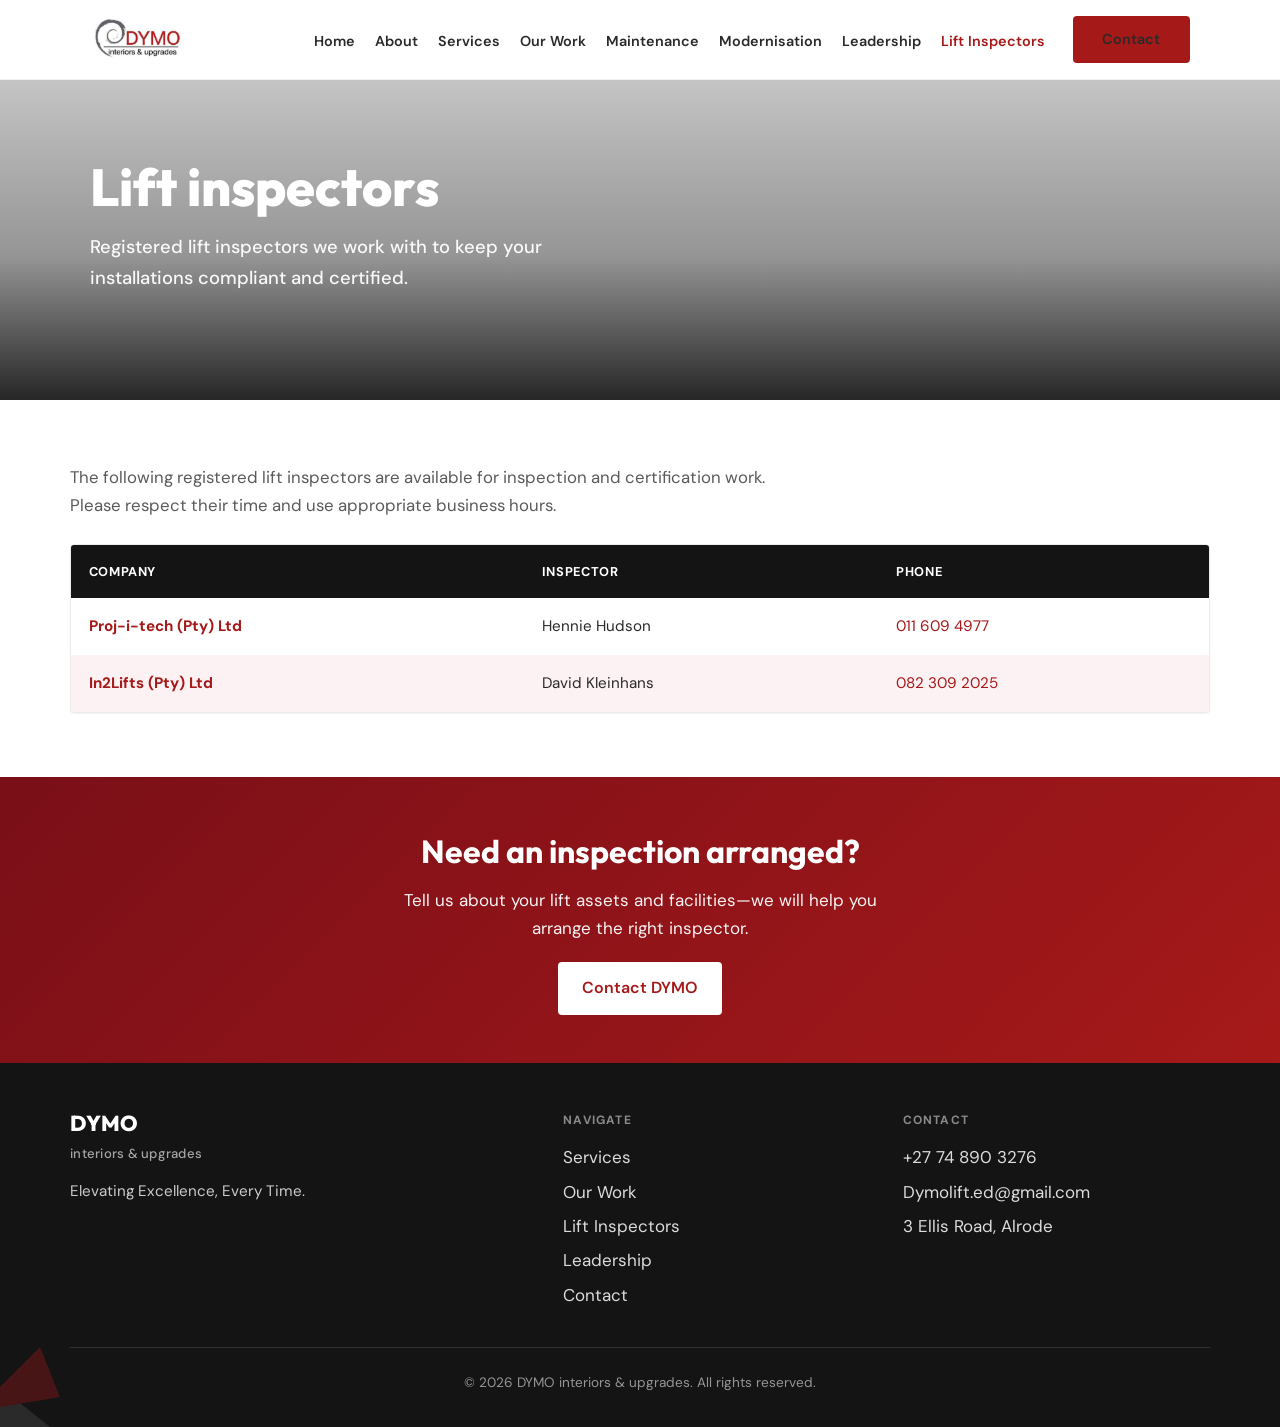
<file: lift-inspectors.html>
<!DOCTYPE html>
<html lang="en-ZA">
<head>
  <meta charset="utf-8">
  <meta name="viewport" content="width=device-width, initial-scale=1">
  <title>Lift Inspectors | DYMO interiors &amp; upgrades</title>
  <meta name="description" content="Registered lift inspectors DYMO works with. Contact details for inspection and certification enquiries.">
  <link rel="canonical" href="https://dymointeriorsandupgrades.co.za/lift-inspectors.html">
  <meta property="og:type" content="website">
  <meta property="og:url" content="https://dymointeriorsandupgrades.co.za/lift-inspectors.html">
  <meta property="og:title" content="Lift Inspectors | DYMO interiors &amp; upgrades">
  <meta property="og:description" content="Registered lift inspectors DYMO works with. Contact details for inspection and certification enquiries.">
  <meta property="og:image" content="https://dymointeriorsandupgrades.co.za/images/logo-dymo.png">
  <meta property="og:site_name" content="DYMO interiors &amp; upgrades">
  <meta property="og:locale" content="en_ZA">
  <meta name="twitter:card" content="summary_large_image">
  <meta name="twitter:title" content="Lift Inspectors | DYMO interiors &amp; upgrades">
  <meta name="twitter:description" content="Registered lift inspectors DYMO works with. Contact details for inspection and certification enquiries.">
  <meta name="twitter:image" content="https://dymointeriorsandupgrades.co.za/images/logo-dymo.png">
  <link rel="preconnect" href="https://fonts.googleapis.com">
  <link rel="preconnect" href="https://fonts.gstatic.com" crossorigin>
  <link rel="preconnect" href="https://images.unsplash.com" crossorigin>
  <link href="https://fonts.googleapis.com/css2?family=DM+Sans:ital,opsz,wght@0,9..40,400;0,9..40,500;0,9..40,600;0,9..40,700&family=Outfit:wght@600;700;800&display=swap" rel="stylesheet">
  <link rel="stylesheet" href="css/styles.css">
  <link rel="icon" type="image/png" href="images/logo-dymo.png">
</head>
<body>
  <a class="skip-link" href="#main">Skip to content</a>

  <header class="site-header">
    <div class="header-inner">
      <a class="logo-link" href="index.html">
        <img class="site-logo" src="images/logo-dymo.png" width="200" height="56" alt="DYMO interiors &amp; upgrades">
      </a>
      <button class="nav-toggle" type="button" aria-label="Open menu" aria-expanded="false">
        <span></span><span></span><span></span>
      </button>
      <nav class="site-nav" aria-label="Primary">
        <ul>
          <li><a href="index.html">Home</a></li>
          <li><a href="about.html">About</a></li>
          <li><a href="services.html">Services</a></li>
          <li><a href="projects.html">Our Work</a></li>
          <li><a href="maintenance.html">Maintenance</a></li>
          <li><a href="modernisation.html">Modernisation</a></li>
          <li><a href="leadership.html">Leadership</a></li>
          <li><a href="lift-inspectors.html" aria-current="page">Lift Inspectors</a></li>
          <li class="nav-cta"><a class="btn btn-primary" href="contact.html">Contact</a></li>
        </ul>
      </nav>
    </div>
  </header>

  <main id="main">
    <section class="hero hero--compact" aria-label="Lift Inspectors">
      <div class="hero-bg" style="background-image:url('https://images.unsplash.com/photo-1522071820081-009f0129c71c?auto=format&amp;fit=crop&amp;w=1920&amp;q=80');background-position:center 35%;" role="presentation"></div>
      <div class="hero-overlay"></div>
      <div class="hero-content">
        <h1>Lift inspectors</h1>
        <p class="hero-tagline">Registered lift inspectors we work with to keep your installations compliant and certified.</p>
      </div>
    </section>

    <section class="section">
      <div class="section-inner">
        <p class="section-intro" style="max-width:720px;margin-bottom:1.5rem;">The following registered lift inspectors are available for inspection and certification work. Please respect their time and use appropriate business hours.</p>
        <div class="table-wrap">
          <table class="inspectors-table">
            <thead>
              <tr>
                <th>Company</th>
                <th>Inspector</th>
                <th>Phone</th>
              </tr>
            </thead>
            <tbody>
              <tr>
                <td class="org">Proj-i-tech (Pty) Ltd</td>
                <td>Hennie Hudson</td>
                <td><a href="tel:+27116094977">011 609 4977</a></td>
              </tr>
              <tr>
                <td class="org">In2Lifts (Pty) Ltd</td>
                <td>David Kleinhans</td>
                <td><a href="tel:+27823092025">082 309 2025</a></td>
              </tr>
            </tbody>
          </table>
        </div>
      </div>
    </section>

    <div class="cta-band">
      <div class="section-inner">
        <h2>Need an inspection arranged?</h2>
        <p>Tell us about your lift assets and facilities—we will help you arrange the right inspector.</p>
        <a class="btn btn-primary btn-lg" href="contact.html">Contact DYMO</a>
      </div>
    </div>
  </main>

  <footer class="site-footer">
    <svg class="footer-geo" viewBox="0 0 120 80" fill="none" xmlns="http://www.w3.org/2000/svg" aria-hidden="true">
      <polygon points="0,80 0,40 50,80" fill="#555"/>
      <polygon points="0,40 40,0 60,50 0,60" fill="#a61919"/>
    </svg>
    <div class="footer-inner">
      <div class="footer-brand">
        <p class="footer-brand-title"><a href="index.html">DYMO</a></p>
        <p class="footer-brand-sub">interiors &amp; upgrades</p>
        <p class="footer-tagline">Elevating Excellence, Every Time.</p>
      </div>
      <div class="footer-col">
        <h4>Navigate</h4>
        <ul>
          <li><a href="services.html">Services</a></li>
          <li><a href="projects.html">Our Work</a></li>
          <li><a href="lift-inspectors.html">Lift Inspectors</a></li>
          <li><a href="leadership.html">Leadership</a></li>
          <li><a href="contact.html">Contact</a></li>
        </ul>
      </div>
      <div class="footer-col">
        <h4>Contact</h4>
        <ul>
          <li><a href="tel:+27748903276">+27 74 890 3276</a></li>
          <li><a href="mailto:Dymolift.ed@gmail.com">Dymolift.ed@gmail.com</a></li>
          <li>3 Ellis Road, Alrode</li>
        </ul>
      </div>
    </div>
    <p class="footer-bottom">© <span id="y"></span> DYMO interiors &amp; upgrades. All rights reserved.</p>
  </footer>
  <script>document.getElementById("y").textContent = new Date().getFullYear();</script>
  <script src="js/main.js"></script>
</body>
</html>
</file>
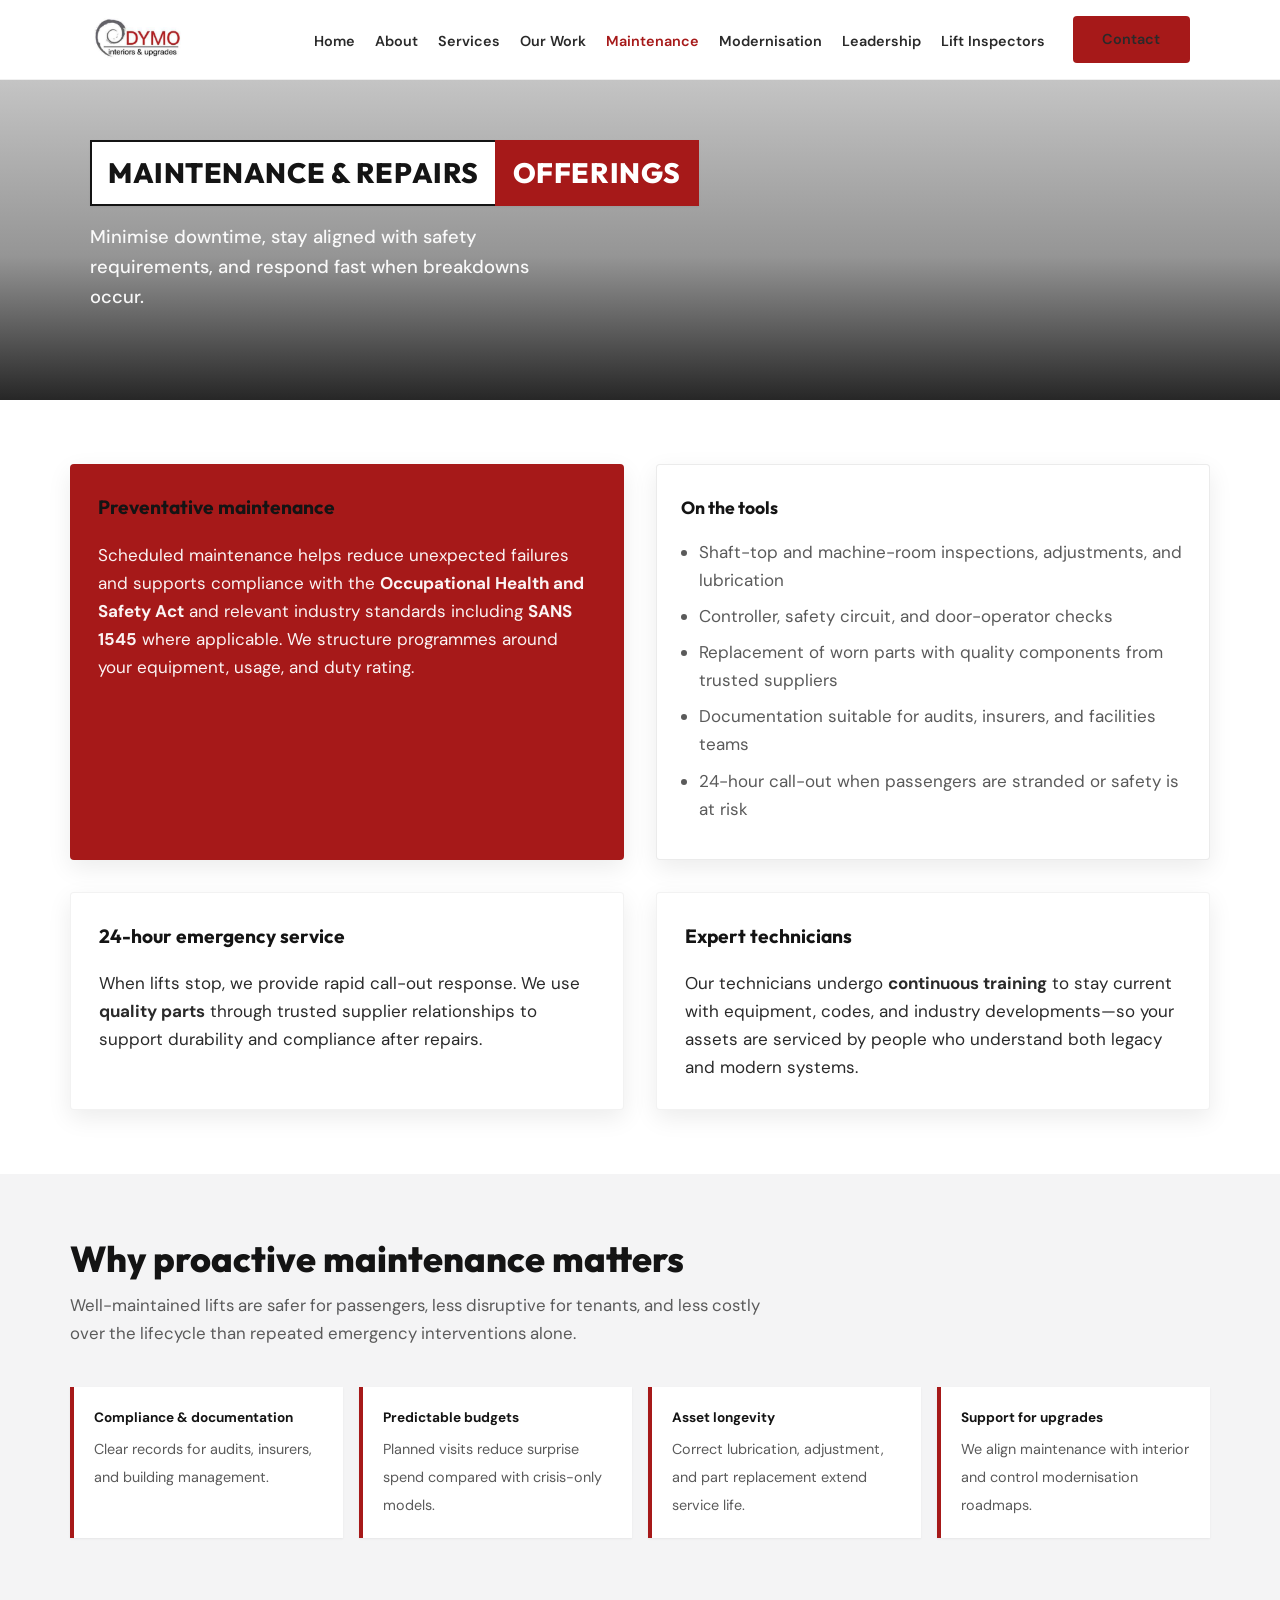
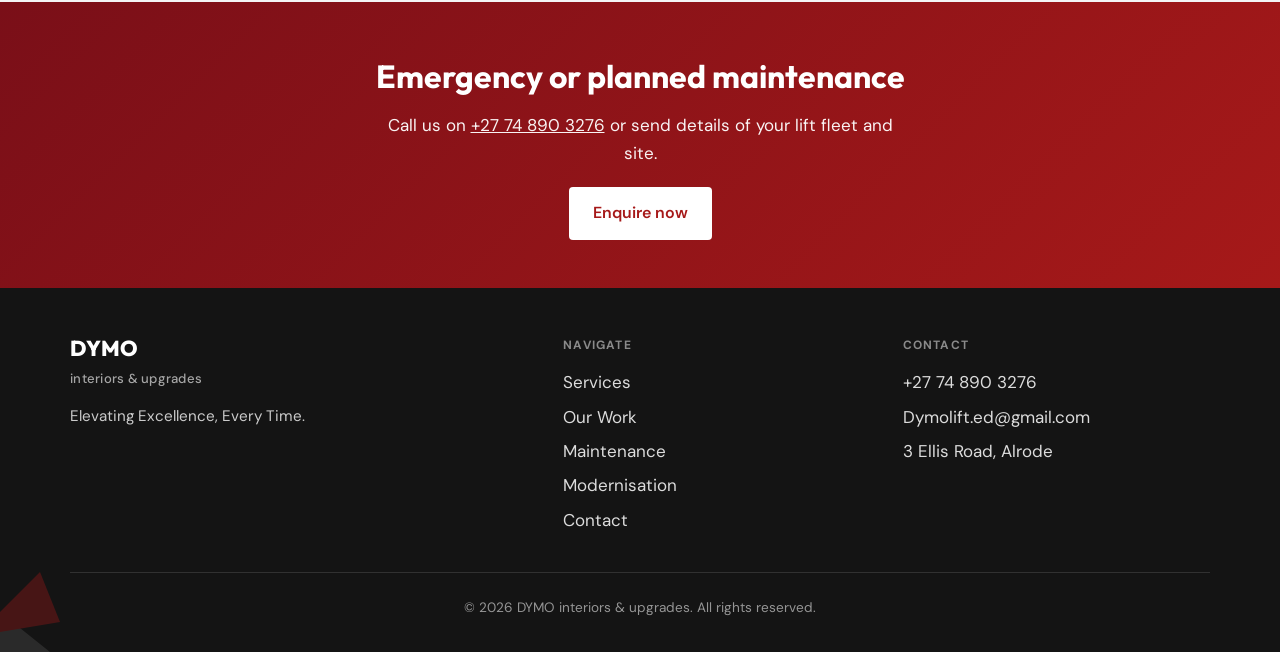
<file: maintenance.html>
<!DOCTYPE html>
<html lang="en-ZA">
<head>
  <meta charset="utf-8">
  <meta name="viewport" content="width=device-width, initial-scale=1">
  <title>Maintenance &amp; Repairs | DYMO interiors &amp; upgrades</title>
  <meta name="description" content="Preventative lift maintenance, SANS-aligned safety focus, 24-hour emergency call-outs, and expert technicians — DYMO South Africa.">
  <link rel="canonical" href="https://dymointeriorsandupgrades.co.za/maintenance.html">
  <meta property="og:type" content="website">
  <meta property="og:url" content="https://dymointeriorsandupgrades.co.za/maintenance.html">
  <meta property="og:title" content="Maintenance &amp; Repairs | DYMO interiors &amp; upgrades">
  <meta property="og:description" content="Preventative lift maintenance, SANS-aligned safety focus, 24-hour emergency call-outs, and expert technicians — DYMO South Africa.">
  <meta property="og:image" content="https://dymointeriorsandupgrades.co.za/images/logo-dymo.png">
  <meta property="og:site_name" content="DYMO interiors &amp; upgrades">
  <meta property="og:locale" content="en_ZA">
  <meta name="twitter:card" content="summary_large_image">
  <meta name="twitter:title" content="Maintenance &amp; Repairs | DYMO interiors &amp; upgrades">
  <meta name="twitter:description" content="Preventative lift maintenance, SANS-aligned safety focus, 24-hour emergency call-outs, and expert technicians — DYMO South Africa.">
  <meta name="twitter:image" content="https://dymointeriorsandupgrades.co.za/images/logo-dymo.png">
  <link rel="preconnect" href="https://fonts.googleapis.com">
  <link rel="preconnect" href="https://fonts.gstatic.com" crossorigin>
  <link rel="preconnect" href="https://images.unsplash.com" crossorigin>
  <link href="https://fonts.googleapis.com/css2?family=DM+Sans:ital,opsz,wght@0,9..40,400;0,9..40,500;0,9..40,600;0,9..40,700&family=Outfit:wght@600;700;800&display=swap" rel="stylesheet">
  <link rel="stylesheet" href="css/styles.css">
  <link rel="icon" type="image/png" href="images/logo-dymo.png">
</head>
<body>
  <a class="skip-link" href="#main">Skip to content</a>

  <header class="site-header">
    <div class="header-inner">
      <a class="logo-link" href="index.html">
        <img class="site-logo" src="images/logo-dymo.png" width="200" height="56" alt="DYMO interiors &amp; upgrades">
      </a>
      <button class="nav-toggle" type="button" aria-label="Open menu" aria-expanded="false">
        <span></span><span></span><span></span>
      </button>
      <nav class="site-nav" aria-label="Primary">
        <ul>
          <li><a href="index.html">Home</a></li>
          <li><a href="about.html">About</a></li>
          <li><a href="services.html">Services</a></li>
          <li><a href="projects.html">Our Work</a></li>
          <li><a href="maintenance.html" aria-current="page">Maintenance</a></li>
          <li><a href="modernisation.html">Modernisation</a></li>
          <li><a href="leadership.html">Leadership</a></li>
          <li><a href="lift-inspectors.html">Lift Inspectors</a></li>
          <li class="nav-cta"><a class="btn btn-primary" href="contact.html">Contact</a></li>
        </ul>
      </nav>
    </div>
  </header>

  <main id="main">
    <section class="hero hero--compact" aria-label="Maintenance">
      <div class="hero-bg" style="background-image:url('https://images.unsplash.com/photo-1621905251189-08b45d6a269e?auto=format&amp;fit=crop&amp;w=1920&amp;q=80');background-position:center center;" role="presentation"></div>
      <div class="hero-overlay"></div>
      <div class="hero-content">
        <div class="title-block" style="margin-bottom:1rem;">
          <span class="tb-light">Maintenance &amp; repairs</span><span class="tb-red">Offerings</span>
        </div>
        <p class="hero-tagline">Minimise downtime, stay aligned with safety requirements, and respond fast when breakdowns occur.</p>
      </div>
    </section>

    <section class="section">
      <div class="section-inner">
        <div class="grid-2">
          <div class="card card--red">
            <h3>Preventative maintenance</h3>
            <p>Scheduled maintenance helps reduce unexpected failures and supports compliance with the <strong>Occupational Health and Safety Act</strong> and relevant industry standards including <strong>SANS 1545</strong> where applicable. We structure programmes around your equipment, usage, and duty rating.</p>
          </div>
          <div class="deco-panel">
            <h3 class="deco-panel__title">On the tools</h3>
            <ul class="deco-panel__list">
              <li>Shaft-top and machine-room inspections, adjustments, and lubrication</li>
              <li>Controller, safety circuit, and door-operator checks</li>
              <li>Replacement of worn parts with quality components from trusted suppliers</li>
              <li>Documentation suitable for audits, insurers, and facilities teams</li>
              <li>24-hour call-out when passengers are stranded or safety is at risk</li>
            </ul>
          </div>
        </div>

        <div class="grid-2" style="margin-top:2rem;">
          <div class="card">
            <h3>24-hour emergency service</h3>
            <p>When lifts stop, we provide rapid call-out response. We use <strong>quality parts</strong> through trusted supplier relationships to support durability and compliance after repairs.</p>
          </div>
          <div class="card">
            <h3>Expert technicians</h3>
            <p>Our technicians undergo <strong>continuous training</strong> to stay current with equipment, codes, and industry developments—so your assets are serviced by people who understand both legacy and modern systems.</p>
          </div>
        </div>
      </div>
    </section>

    <section class="section section--muted">
      <div class="section-inner">
        <div class="section-head">
          <h2 class="section-title">Why proactive maintenance matters</h2>
          <p class="section-intro">Well-maintained lifts are safer for passengers, less disruptive for tenants, and less costly over the lifecycle than repeated emergency interventions alone.</p>
        </div>
        <div class="features">
          <div class="feature">
            <strong>Compliance &amp; documentation</strong>
            <span>Clear records for audits, insurers, and building management.</span>
          </div>
          <div class="feature">
            <strong>Predictable budgets</strong>
            <span>Planned visits reduce surprise spend compared with crisis-only models.</span>
          </div>
          <div class="feature">
            <strong>Asset longevity</strong>
            <span>Correct lubrication, adjustment, and part replacement extend service life.</span>
          </div>
          <div class="feature">
            <strong>Support for upgrades</strong>
            <span>We align maintenance with interior and control modernisation roadmaps.</span>
          </div>
        </div>
      </div>
    </section>

    <div class="cta-band">
      <div class="section-inner">
        <h2>Emergency or planned maintenance</h2>
        <p>Call us on <a href="tel:+27748903276" style="color:#fff;text-decoration:underline;">+27 74 890 3276</a> or send details of your lift fleet and site.</p>
        <a class="btn btn-primary btn-lg" href="contact.html">Enquire now</a>
      </div>
    </div>
  </main>

  <footer class="site-footer">
    <svg class="footer-geo" viewBox="0 0 120 80" fill="none" xmlns="http://www.w3.org/2000/svg" aria-hidden="true">
      <polygon points="0,80 0,40 50,80" fill="#555"/>
      <polygon points="0,40 40,0 60,50 0,60" fill="#a61919"/>
    </svg>
    <div class="footer-inner">
      <div class="footer-brand">
        <p class="footer-brand-title"><a href="index.html">DYMO</a></p>
        <p class="footer-brand-sub">interiors &amp; upgrades</p>
        <p class="footer-tagline">Elevating Excellence, Every Time.</p>
      </div>
      <div class="footer-col">
        <h4>Navigate</h4>
        <ul>
          <li><a href="services.html">Services</a></li>
          <li><a href="projects.html">Our Work</a></li>
          <li><a href="maintenance.html">Maintenance</a></li>
          <li><a href="modernisation.html">Modernisation</a></li>
          <li><a href="contact.html">Contact</a></li>
        </ul>
      </div>
      <div class="footer-col">
        <h4>Contact</h4>
        <ul>
          <li><a href="tel:+27748903276">+27 74 890 3276</a></li>
          <li><a href="mailto:Dymolift.ed@gmail.com">Dymolift.ed@gmail.com</a></li>
          <li>3 Ellis Road, Alrode</li>
        </ul>
      </div>
    </div>
    <p class="footer-bottom">© <span id="y"></span> DYMO interiors &amp; upgrades. All rights reserved.</p>
  </footer>
  <script>document.getElementById("y").textContent = new Date().getFullYear();</script>
  <script src="js/main.js"></script>
</body>
</html>
</file>
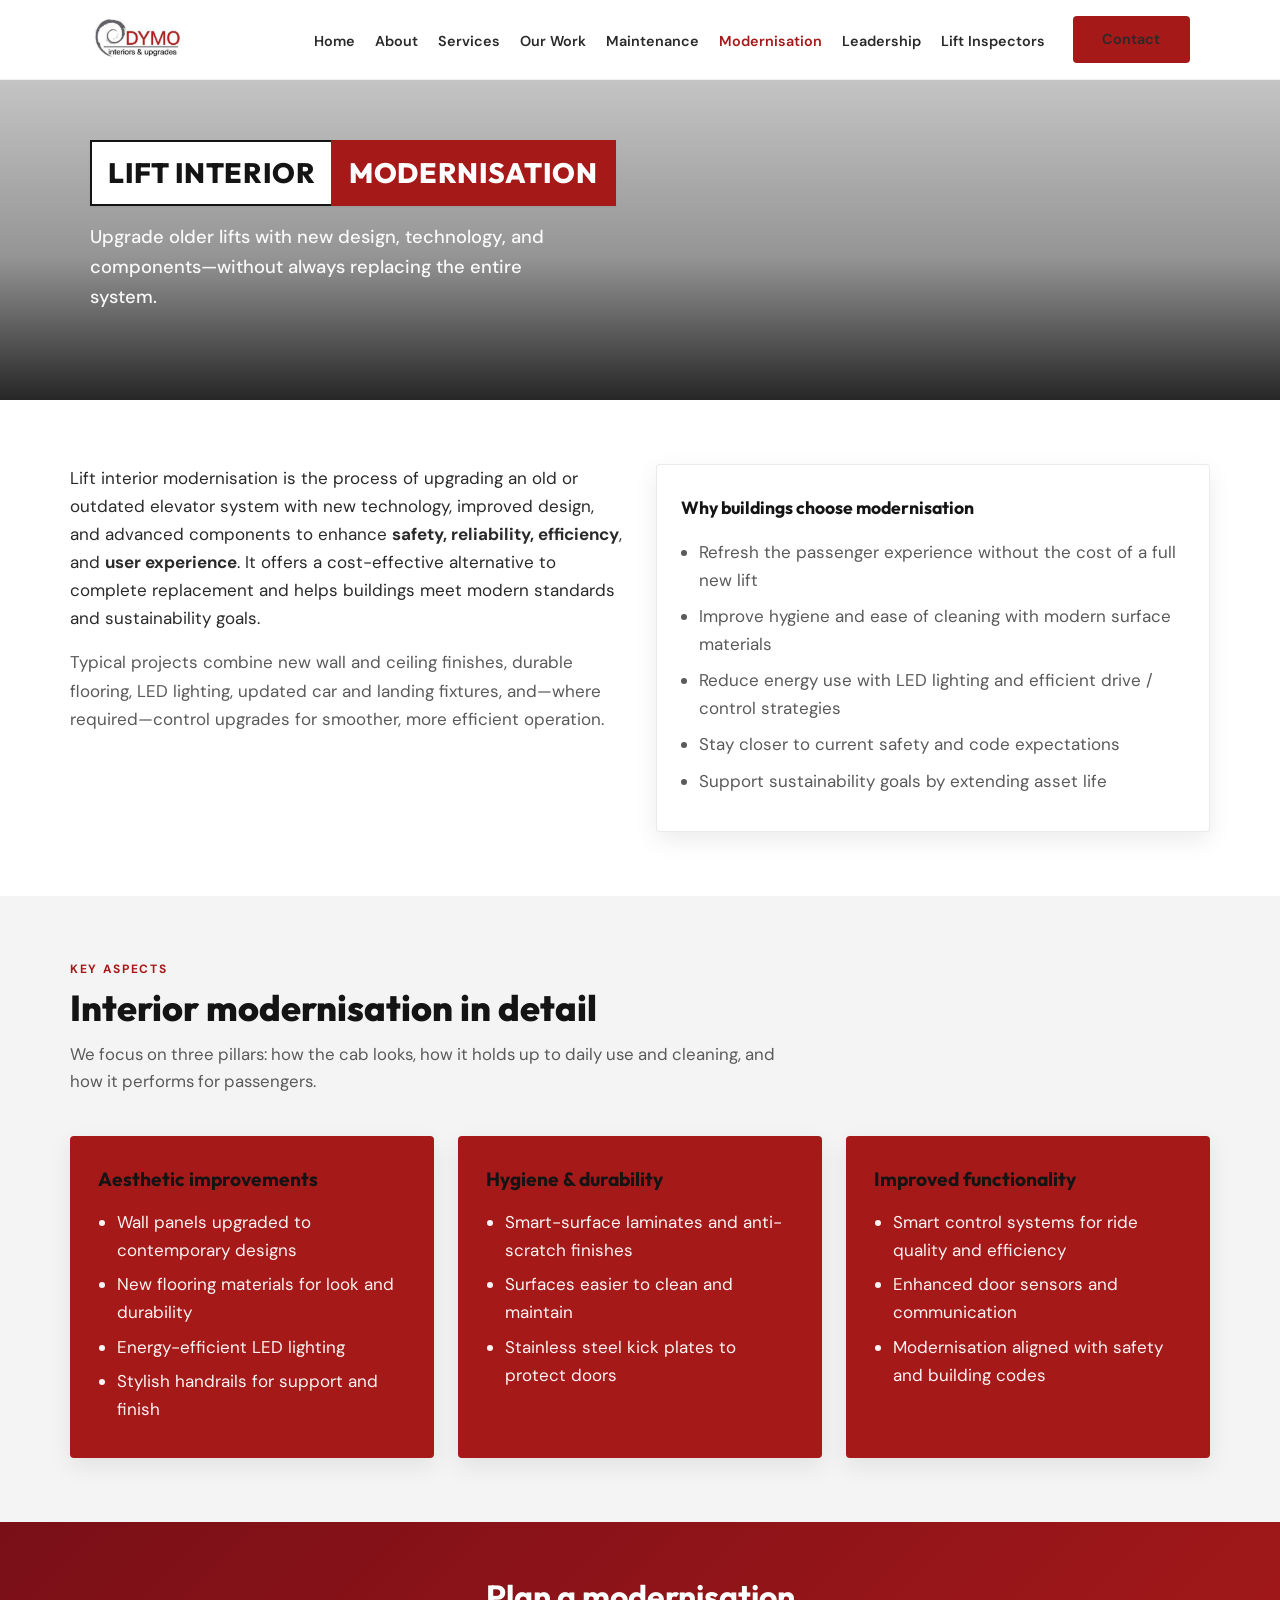
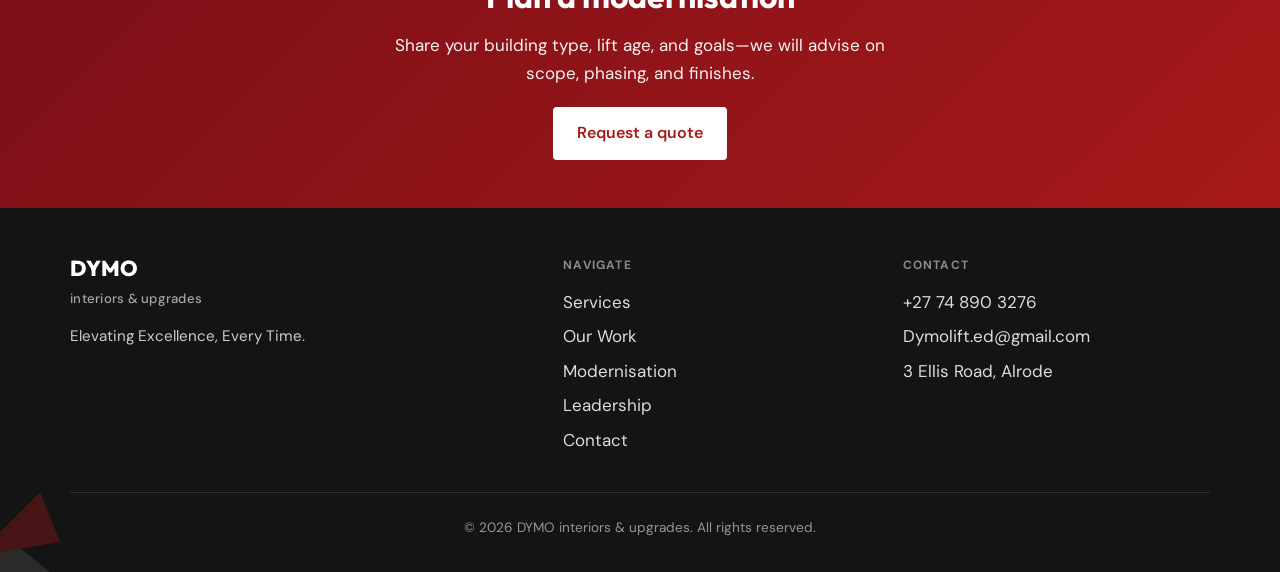
<file: modernisation.html>
<!DOCTYPE html>
<html lang="en-ZA">
<head>
  <meta charset="utf-8">
  <meta name="viewport" content="width=device-width, initial-scale=1">
  <title>Lift Interior Modernisation | DYMO interiors &amp; upgrades</title>
  <meta name="description" content="Lift interior modernisation — aesthetic, hygiene, and functionality upgrades. LEDs, panels, controls, and safety enhancements. DYMO Gauteng.">
  <link rel="canonical" href="https://dymointeriorsandupgrades.co.za/modernisation.html">
  <meta property="og:type" content="website">
  <meta property="og:url" content="https://dymointeriorsandupgrades.co.za/modernisation.html">
  <meta property="og:title" content="Lift Interior Modernisation | DYMO interiors &amp; upgrades">
  <meta property="og:description" content="Lift interior modernisation — aesthetic, hygiene, and functionality upgrades. LEDs, panels, controls, and safety enhancements. DYMO Gauteng.">
  <meta property="og:image" content="https://dymointeriorsandupgrades.co.za/images/logo-dymo.png">
  <meta property="og:site_name" content="DYMO interiors &amp; upgrades">
  <meta property="og:locale" content="en_ZA">
  <meta name="twitter:card" content="summary_large_image">
  <meta name="twitter:title" content="Lift Interior Modernisation | DYMO interiors &amp; upgrades">
  <meta name="twitter:description" content="Lift interior modernisation — aesthetic, hygiene, and functionality upgrades. LEDs, panels, controls, and safety enhancements. DYMO Gauteng.">
  <meta name="twitter:image" content="https://dymointeriorsandupgrades.co.za/images/logo-dymo.png">
  <link rel="preconnect" href="https://fonts.googleapis.com">
  <link rel="preconnect" href="https://fonts.gstatic.com" crossorigin>
  <link rel="preconnect" href="https://images.unsplash.com" crossorigin>
  <link href="https://fonts.googleapis.com/css2?family=DM+Sans:ital,opsz,wght@0,9..40,400;0,9..40,500;0,9..40,600;0,9..40,700&family=Outfit:wght@600;700;800&display=swap" rel="stylesheet">
  <link rel="stylesheet" href="css/styles.css">
  <link rel="icon" type="image/png" href="images/logo-dymo.png">
</head>
<body>
  <a class="skip-link" href="#main">Skip to content</a>

  <header class="site-header">
    <div class="header-inner">
      <a class="logo-link" href="index.html">
        <img class="site-logo" src="images/logo-dymo.png" width="200" height="56" alt="DYMO interiors &amp; upgrades">
      </a>
      <button class="nav-toggle" type="button" aria-label="Open menu" aria-expanded="false">
        <span></span><span></span><span></span>
      </button>
      <nav class="site-nav" aria-label="Primary">
        <ul>
          <li><a href="index.html">Home</a></li>
          <li><a href="about.html">About</a></li>
          <li><a href="services.html">Services</a></li>
          <li><a href="projects.html">Our Work</a></li>
          <li><a href="maintenance.html">Maintenance</a></li>
          <li><a href="modernisation.html" aria-current="page">Modernisation</a></li>
          <li><a href="leadership.html">Leadership</a></li>
          <li><a href="lift-inspectors.html">Lift Inspectors</a></li>
          <li class="nav-cta"><a class="btn btn-primary" href="contact.html">Contact</a></li>
        </ul>
      </nav>
    </div>
  </header>

  <main id="main">
    <section class="hero hero--compact" aria-label="Modernisation">
      <div class="hero-bg" style="background-image:url('https://images.unsplash.com/photo-1600585154340-be6161a56a0c?auto=format&amp;fit=crop&amp;w=1920&amp;q=80');background-position:center 42%;" role="presentation"></div>
      <div class="hero-overlay"></div>
      <div class="hero-content">
        <div class="title-block" style="margin-bottom:1rem;">
          <span class="tb-light">Lift interior</span><span class="tb-red">Modernisation</span>
        </div>
        <p class="hero-tagline">Upgrade older lifts with new design, technology, and components—without always replacing the entire system.</p>
      </div>
    </section>

    <section class="section">
      <div class="section-inner">
        <div class="grid-2">
          <div class="prose">
            <p>Lift interior modernisation is the process of upgrading an old or outdated elevator system with new technology, improved design, and advanced components to enhance <strong>safety, reliability, efficiency</strong>, and <strong>user experience</strong>. It offers a cost-effective alternative to complete replacement and helps buildings meet modern standards and sustainability goals.</p>
            <p class="text-muted">Typical projects combine new wall and ceiling finishes, durable flooring, LED lighting, updated car and landing fixtures, and—where required—control upgrades for smoother, more efficient operation.</p>
          </div>
          <div class="deco-panel">
            <h3 class="deco-panel__title">Why buildings choose modernisation</h3>
            <ul class="deco-panel__list">
              <li>Refresh the passenger experience without the cost of a full new lift</li>
              <li>Improve hygiene and ease of cleaning with modern surface materials</li>
              <li>Reduce energy use with LED lighting and efficient drive / control strategies</li>
              <li>Stay closer to current safety and code expectations</li>
              <li>Support sustainability goals by extending asset life</li>
            </ul>
          </div>
        </div>
      </div>
    </section>

    <section class="section section--muted">
      <div class="section-inner">
        <div class="section-head">
          <p class="section-kicker">Key aspects</p>
          <h2 class="section-title">Interior modernisation in detail</h2>
          <p class="section-intro">We focus on three pillars: how the cab looks, how it holds up to daily use and cleaning, and how it performs for passengers.</p>
        </div>
        <div class="grid-3">
          <div class="card card--red">
            <h3>Aesthetic improvements</h3>
            <ul>
              <li>Wall panels upgraded to contemporary designs</li>
              <li>New flooring materials for look and durability</li>
              <li>Energy-efficient LED lighting</li>
              <li>Stylish handrails for support and finish</li>
            </ul>
          </div>
          <div class="card card--red">
            <h3>Hygiene &amp; durability</h3>
            <ul>
              <li>Smart-surface laminates and anti-scratch finishes</li>
              <li>Surfaces easier to clean and maintain</li>
              <li>Stainless steel kick plates to protect doors</li>
            </ul>
          </div>
          <div class="card card--red">
            <h3>Improved functionality</h3>
            <ul>
              <li>Smart control systems for ride quality and efficiency</li>
              <li>Enhanced door sensors and communication</li>
              <li>Modernisation aligned with safety and building codes</li>
            </ul>
          </div>
        </div>
      </div>
    </section>

    <div class="cta-band">
      <div class="section-inner">
        <h2>Plan a modernisation</h2>
        <p>Share your building type, lift age, and goals—we will advise on scope, phasing, and finishes.</p>
        <a class="btn btn-primary btn-lg" href="contact.html">Request a quote</a>
      </div>
    </div>
  </main>

  <footer class="site-footer">
    <svg class="footer-geo" viewBox="0 0 120 80" fill="none" xmlns="http://www.w3.org/2000/svg" aria-hidden="true">
      <polygon points="0,80 0,40 50,80" fill="#555"/>
      <polygon points="0,40 40,0 60,50 0,60" fill="#a61919"/>
    </svg>
    <div class="footer-inner">
      <div class="footer-brand">
        <p class="footer-brand-title"><a href="index.html">DYMO</a></p>
        <p class="footer-brand-sub">interiors &amp; upgrades</p>
        <p class="footer-tagline">Elevating Excellence, Every Time.</p>
      </div>
      <div class="footer-col">
        <h4>Navigate</h4>
        <ul>
          <li><a href="services.html">Services</a></li>
          <li><a href="projects.html">Our Work</a></li>
          <li><a href="modernisation.html">Modernisation</a></li>
          <li><a href="leadership.html">Leadership</a></li>
          <li><a href="contact.html">Contact</a></li>
        </ul>
      </div>
      <div class="footer-col">
        <h4>Contact</h4>
        <ul>
          <li><a href="tel:+27748903276">+27 74 890 3276</a></li>
          <li><a href="mailto:Dymolift.ed@gmail.com">Dymolift.ed@gmail.com</a></li>
          <li>3 Ellis Road, Alrode</li>
        </ul>
      </div>
    </div>
    <p class="footer-bottom">© <span id="y"></span> DYMO interiors &amp; upgrades. All rights reserved.</p>
  </footer>
  <script>document.getElementById("y").textContent = new Date().getFullYear();</script>
  <script src="js/main.js"></script>
</body>
</html>
</file>
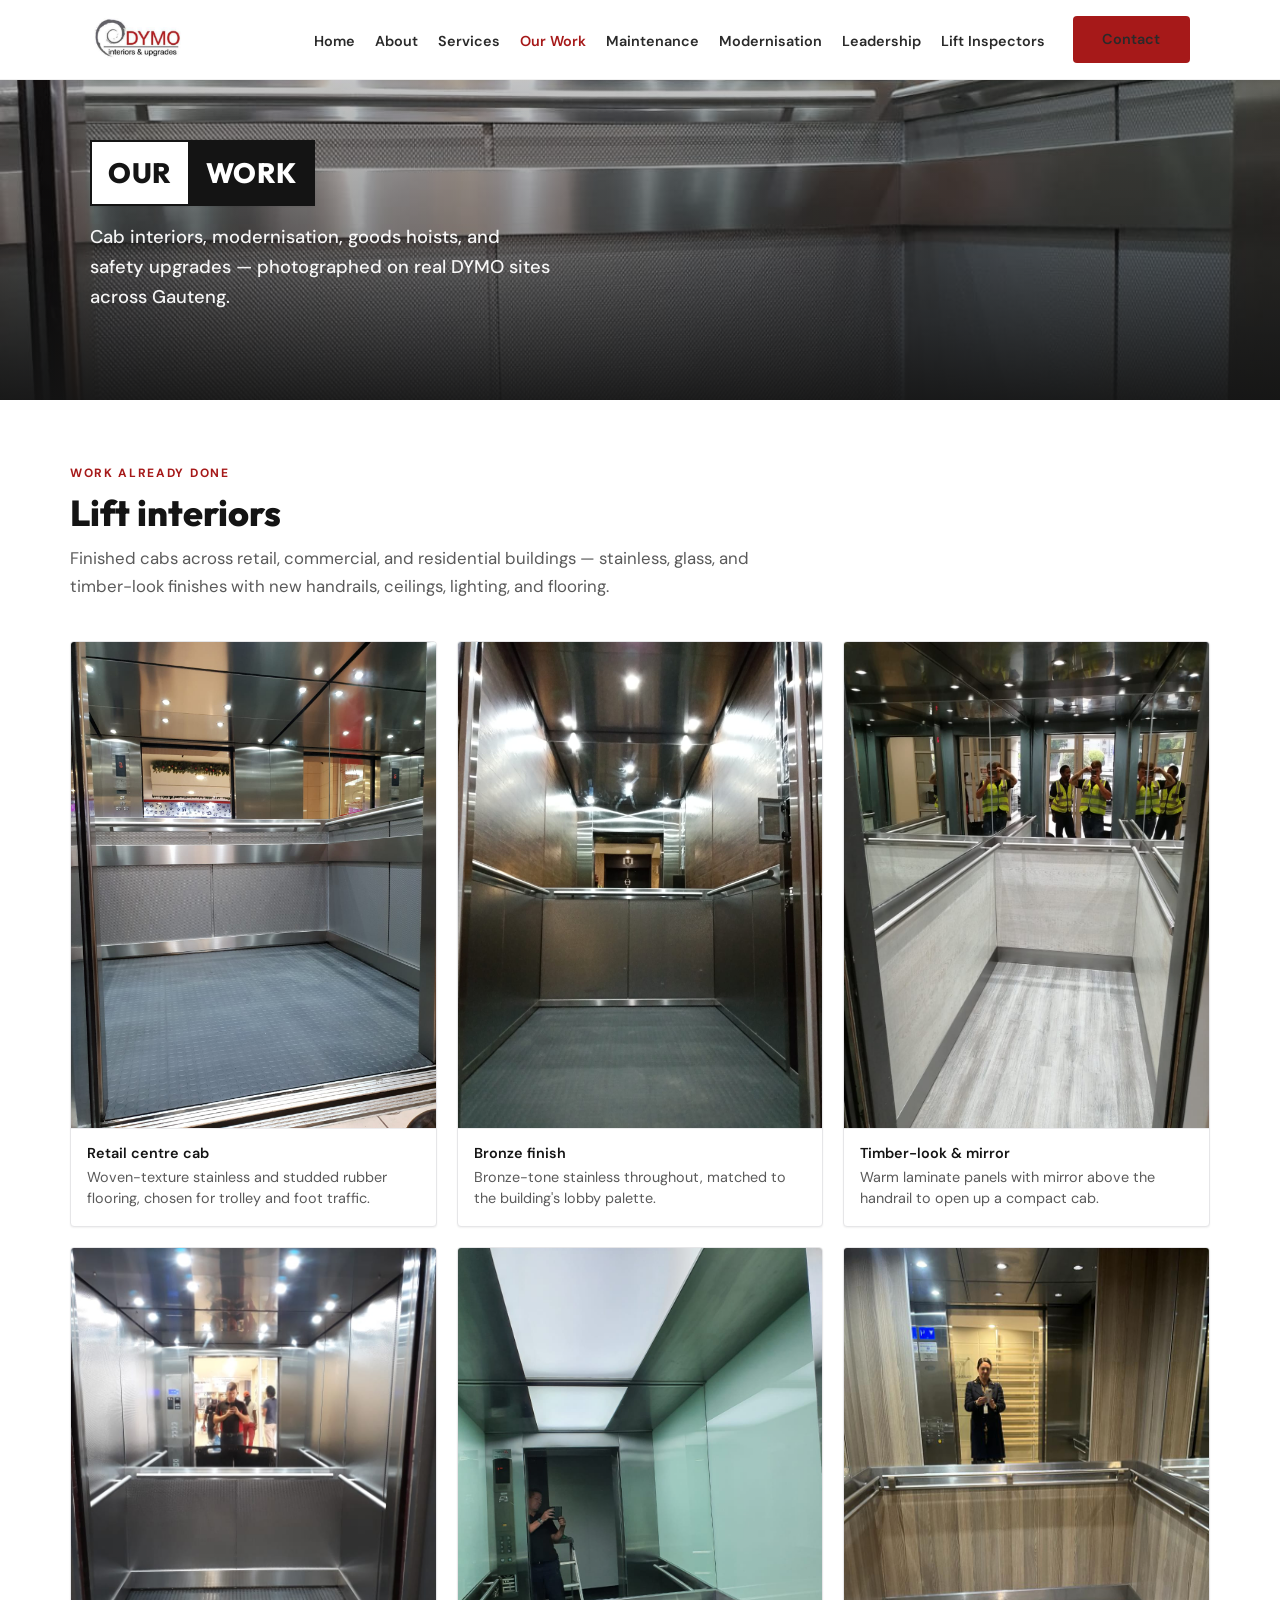
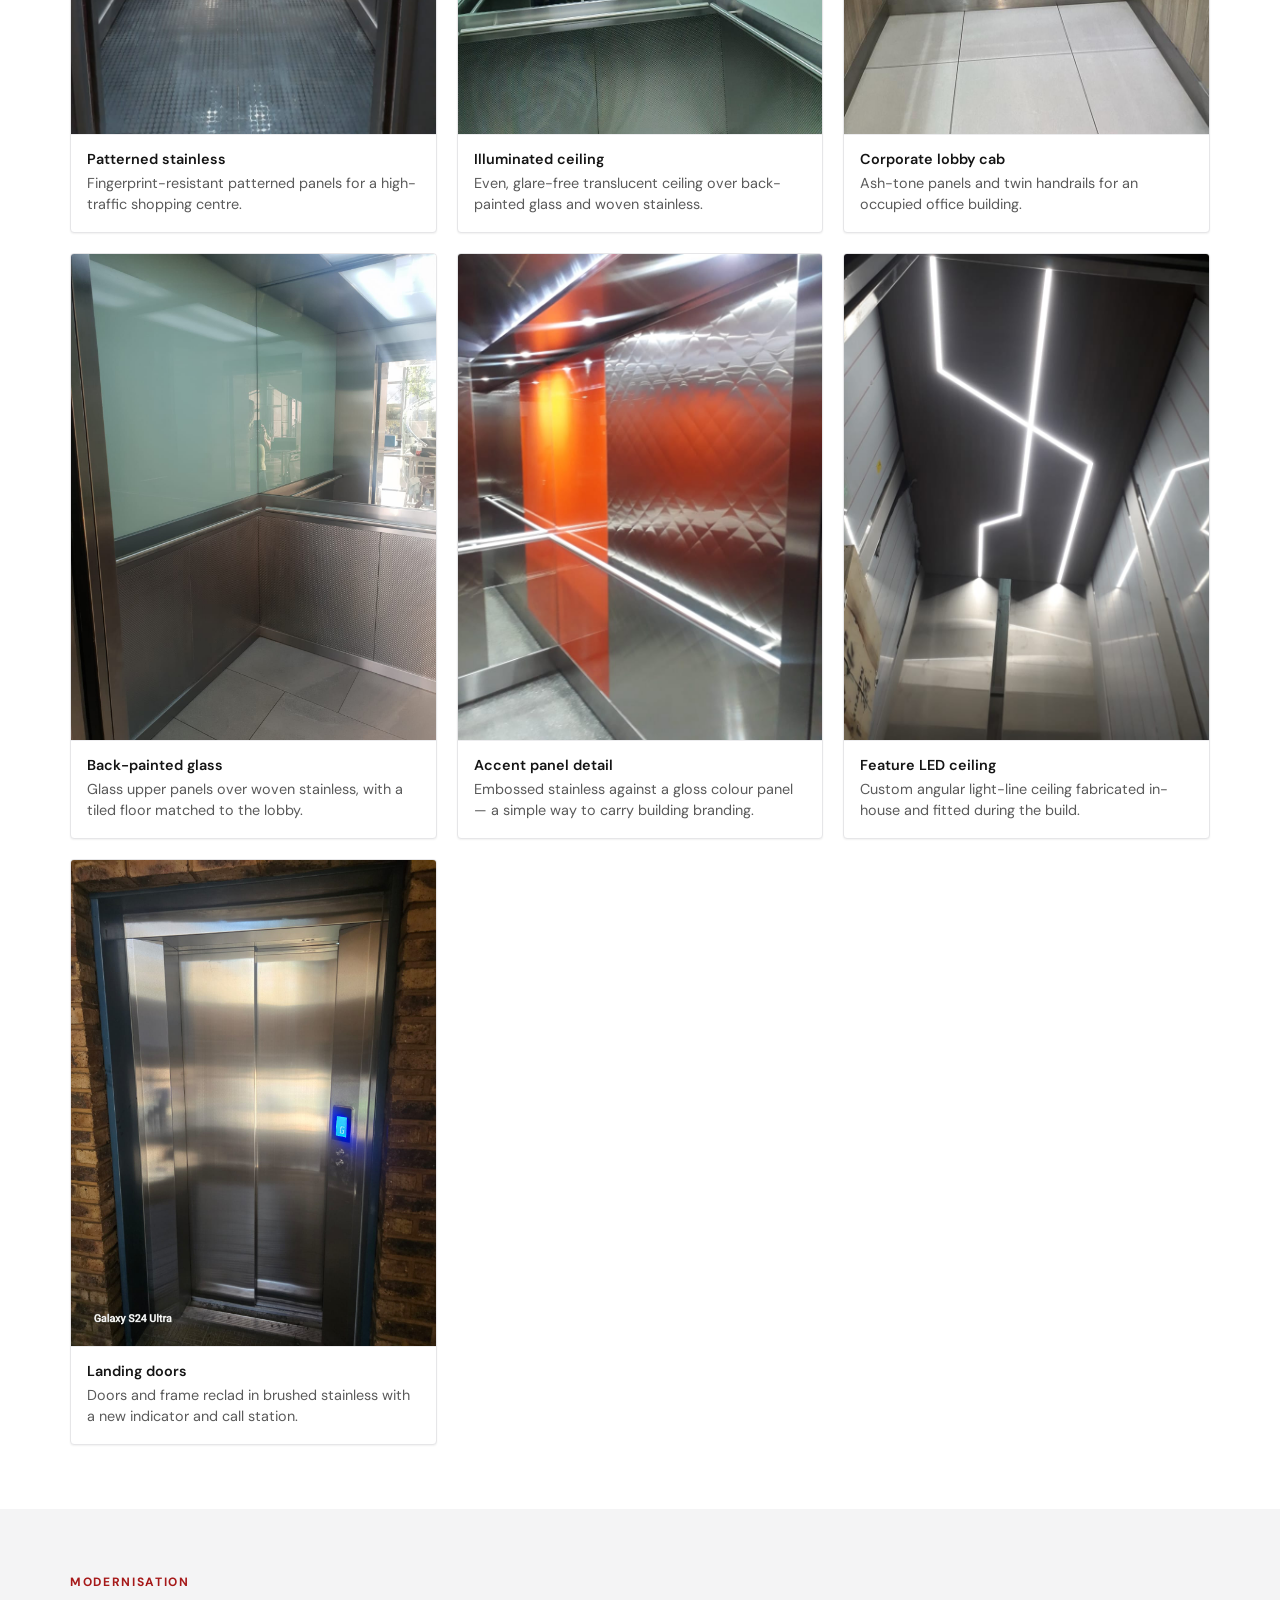
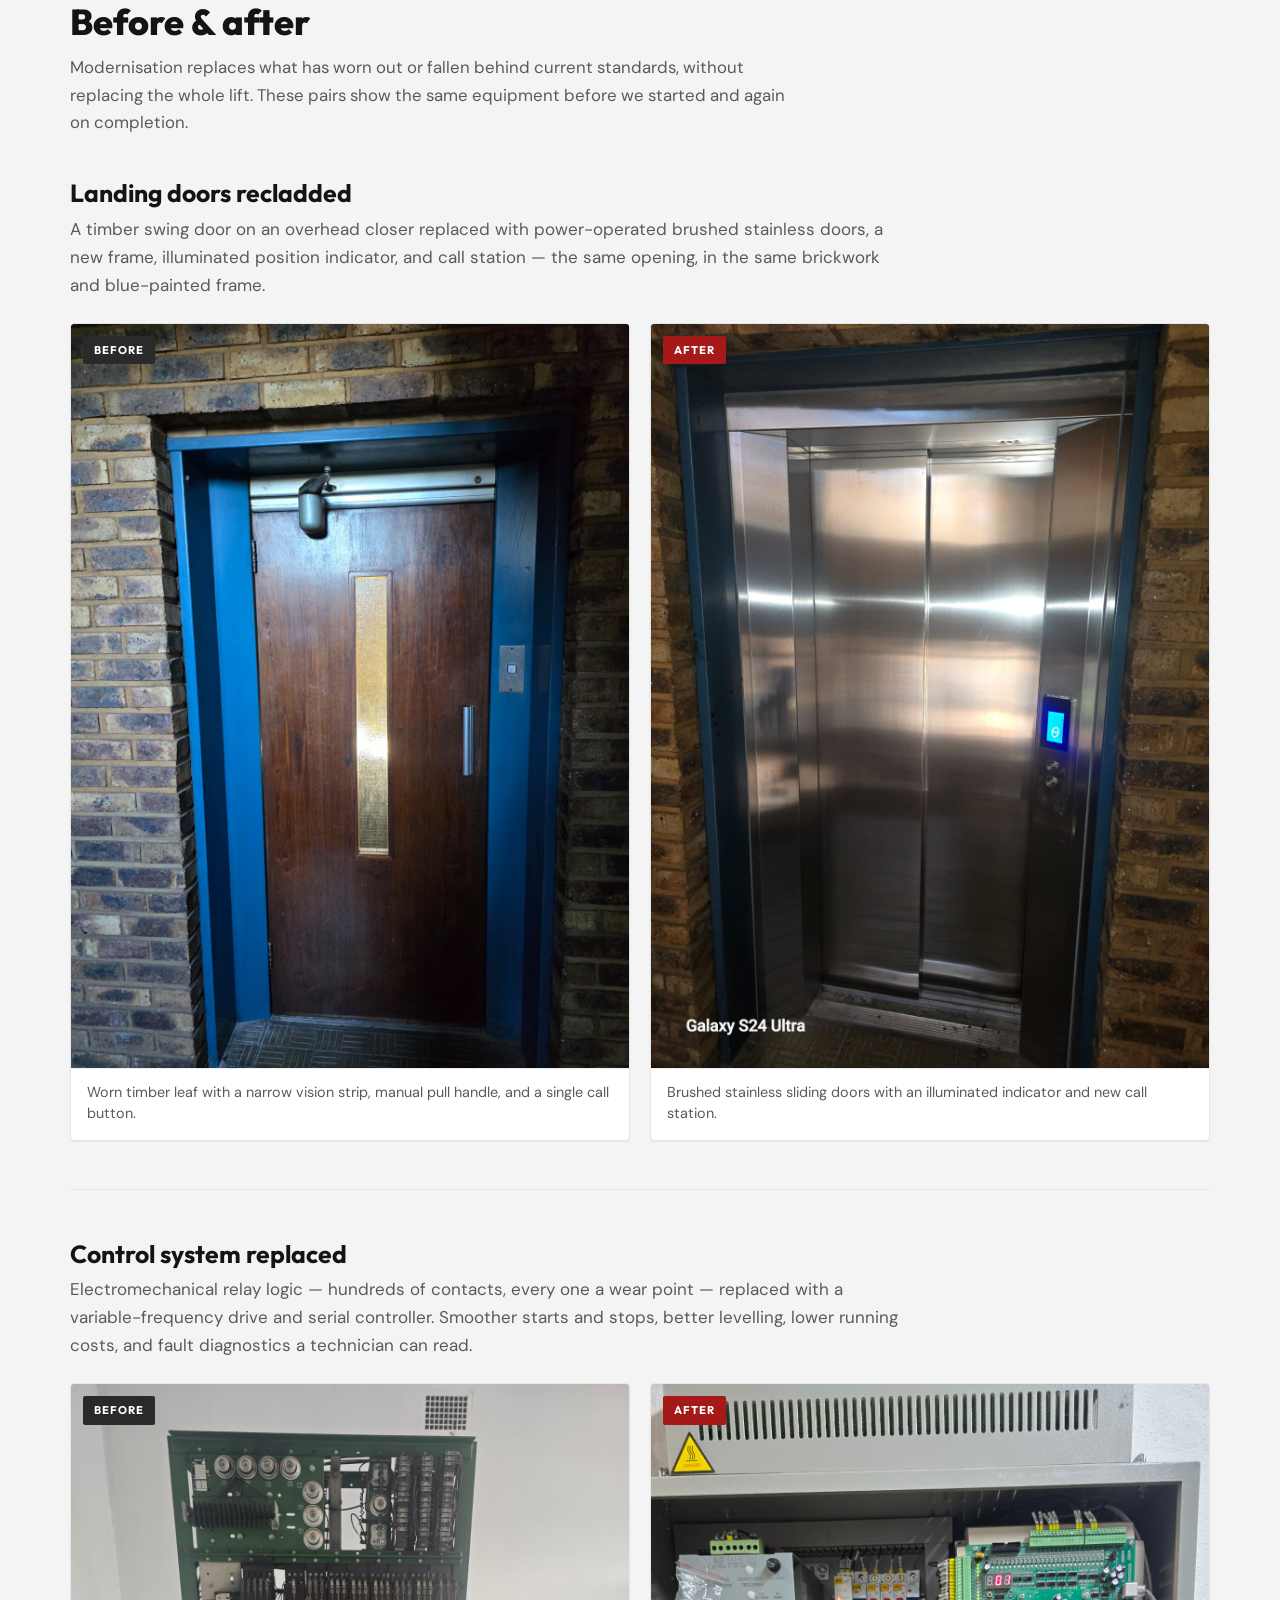
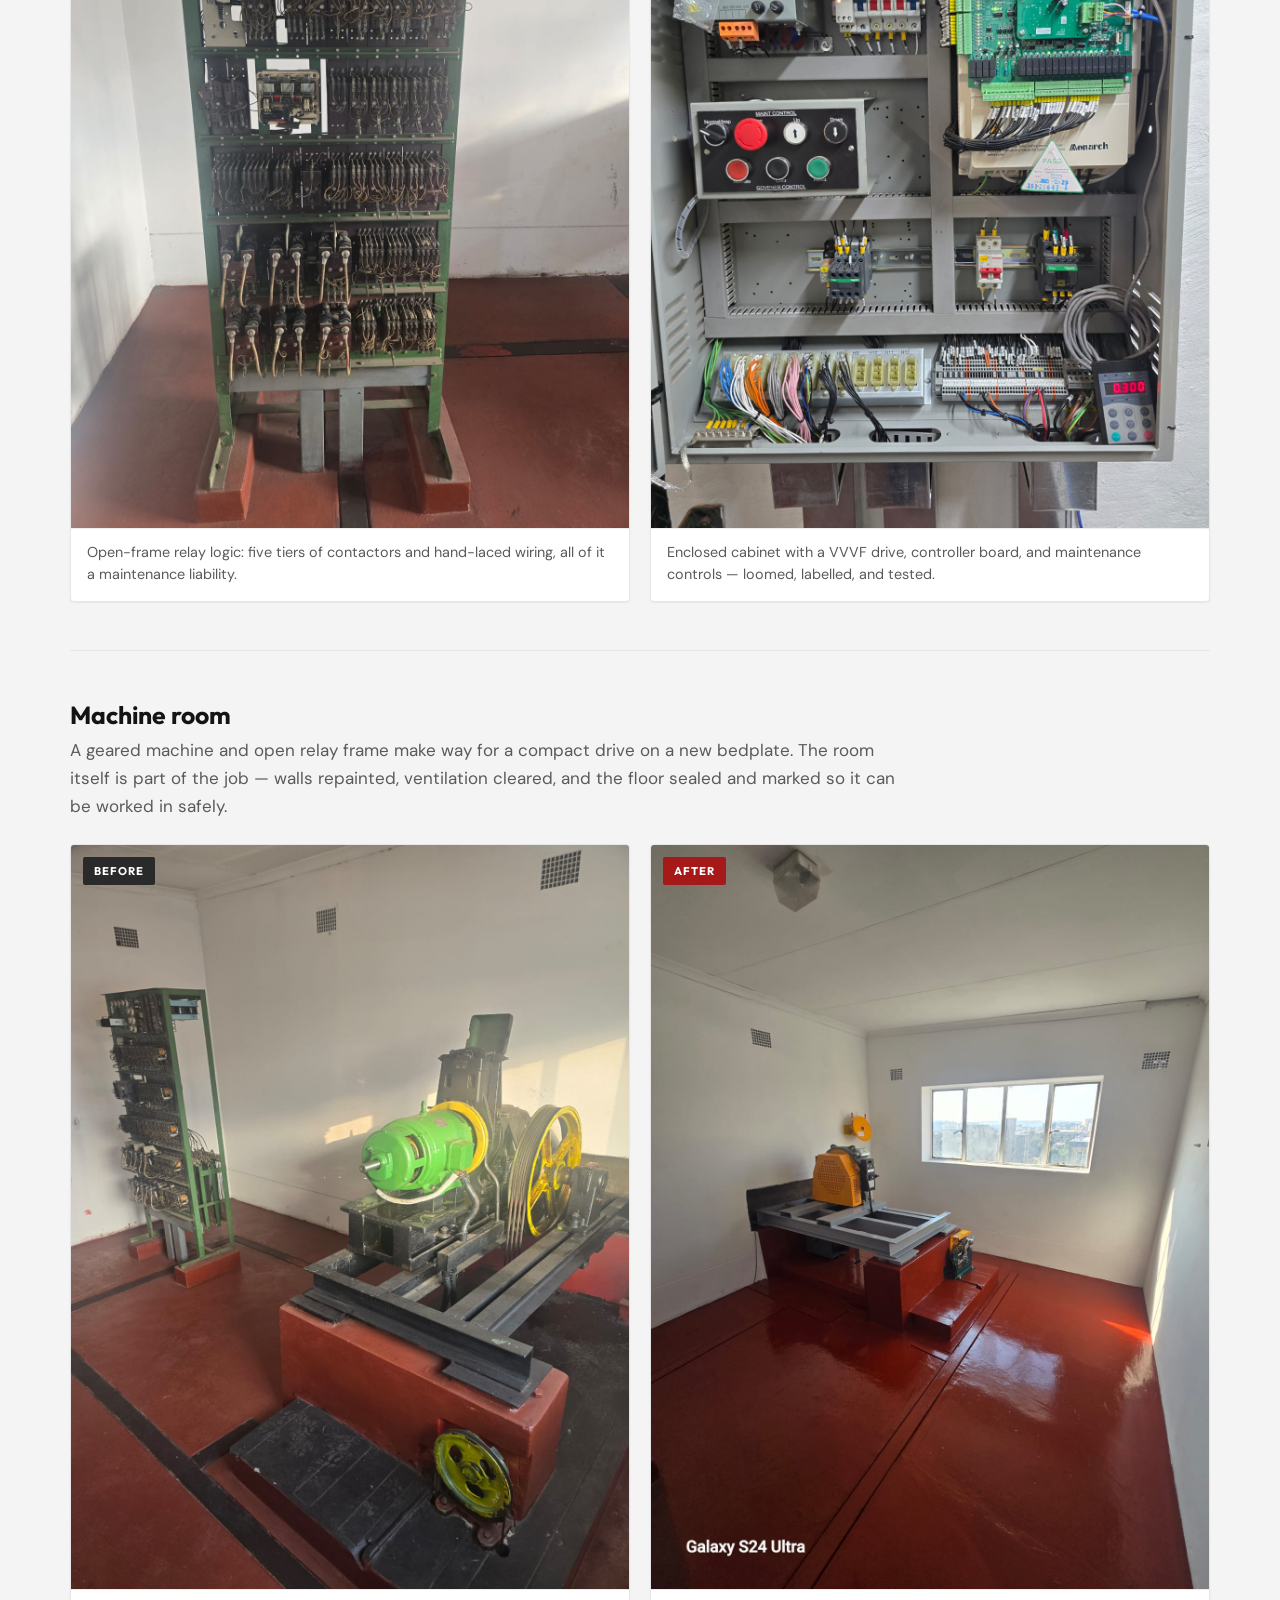
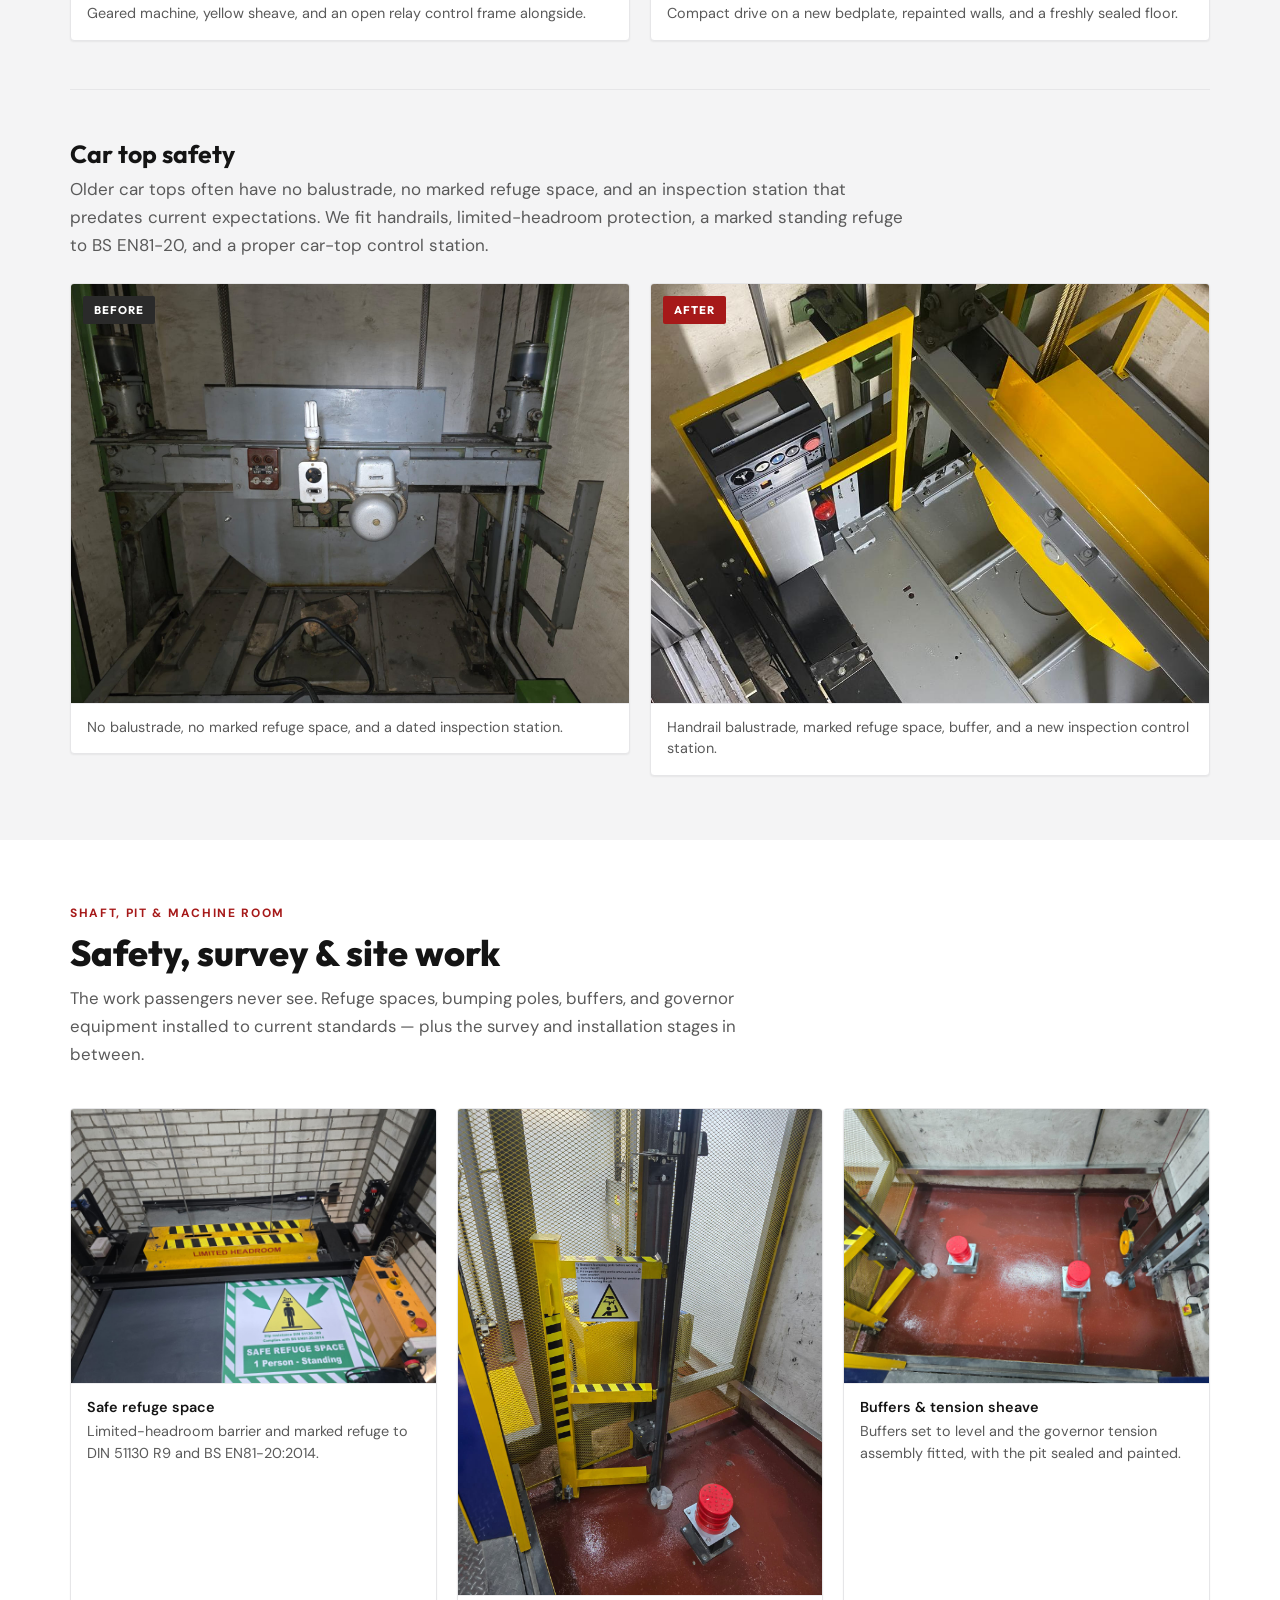
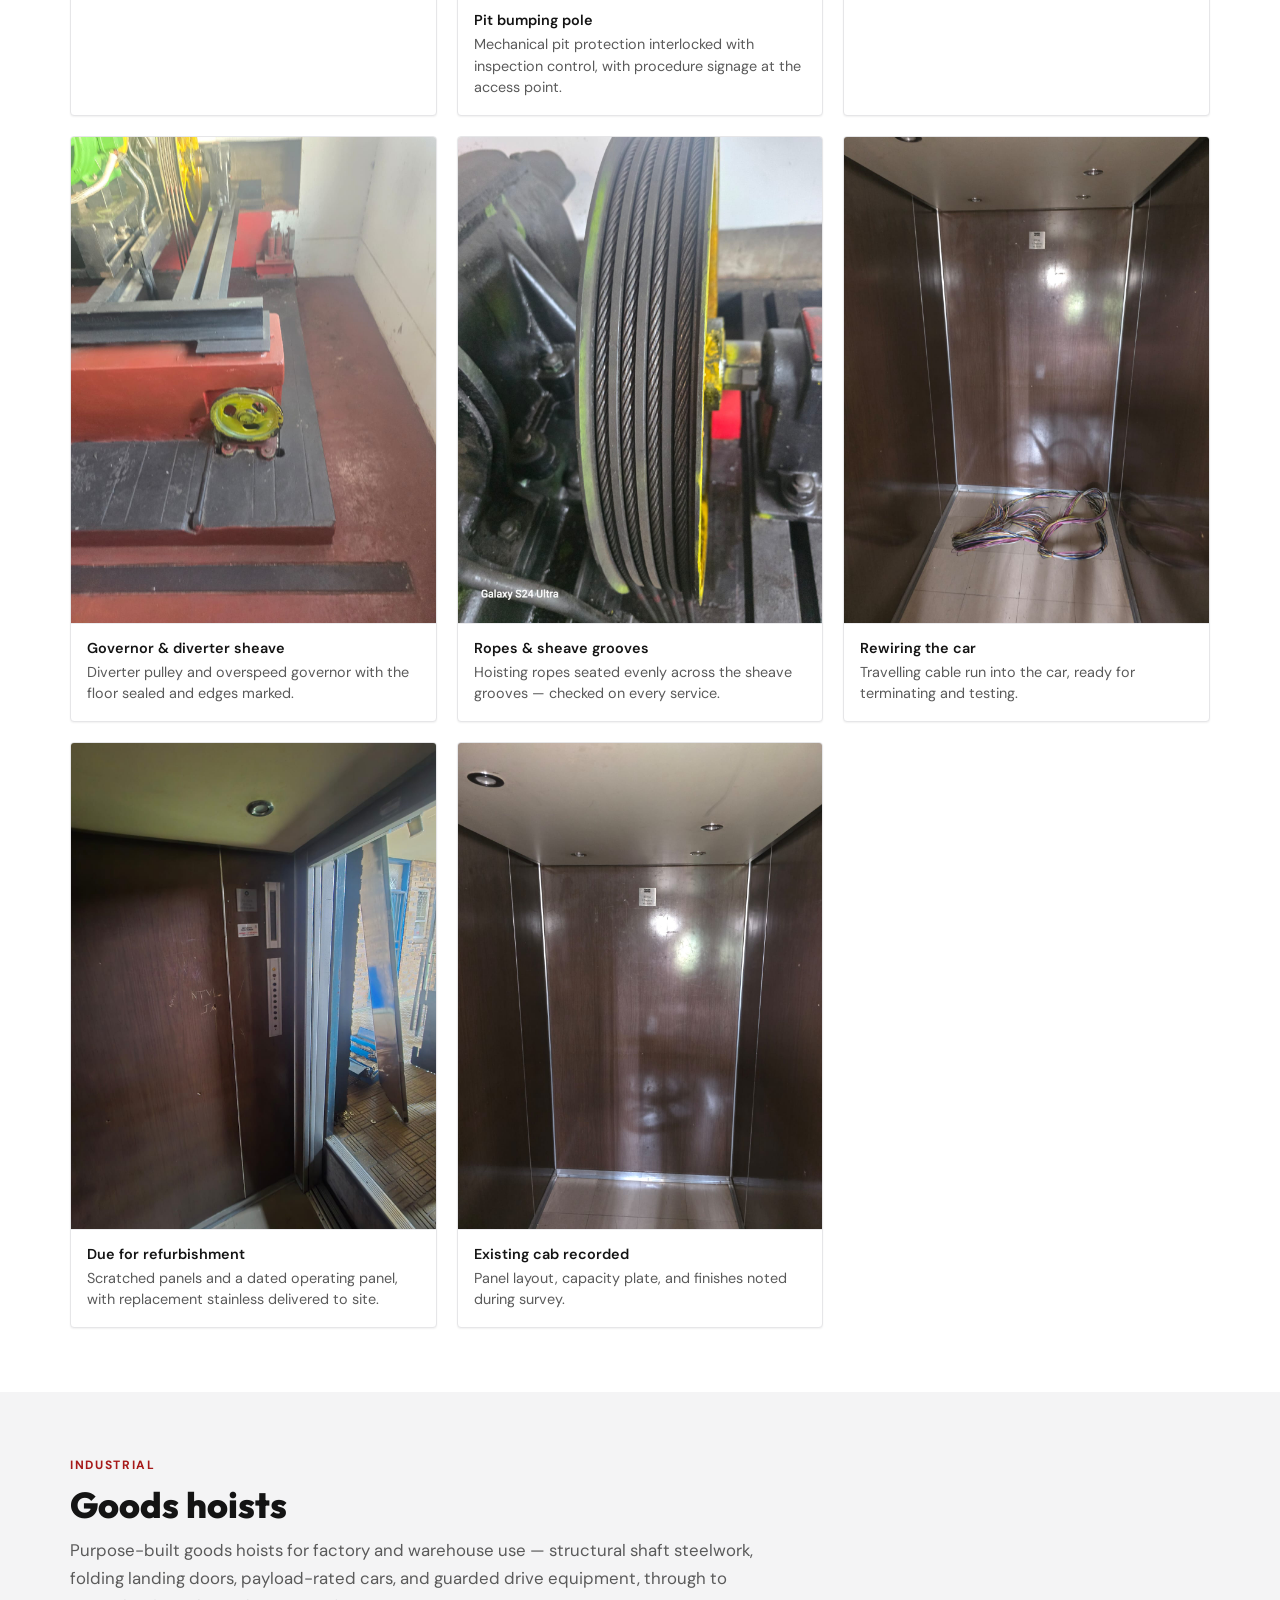
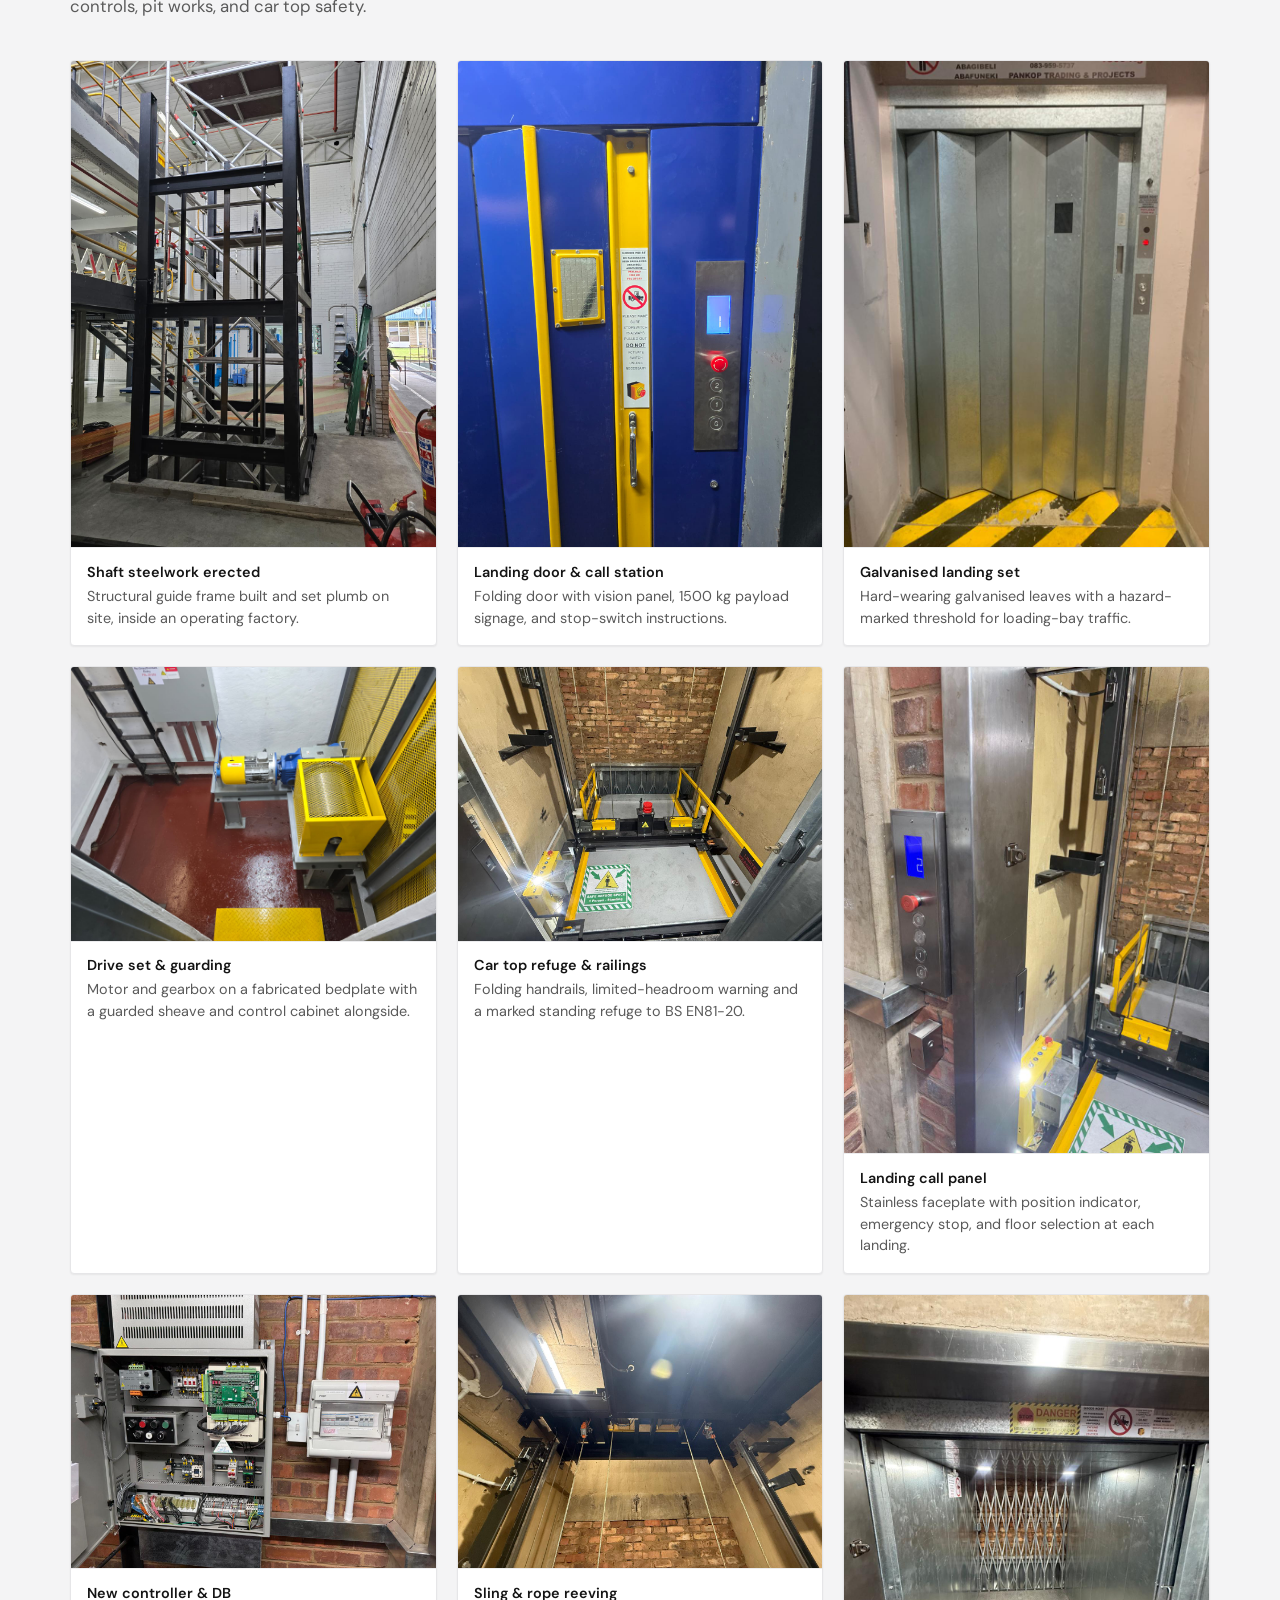
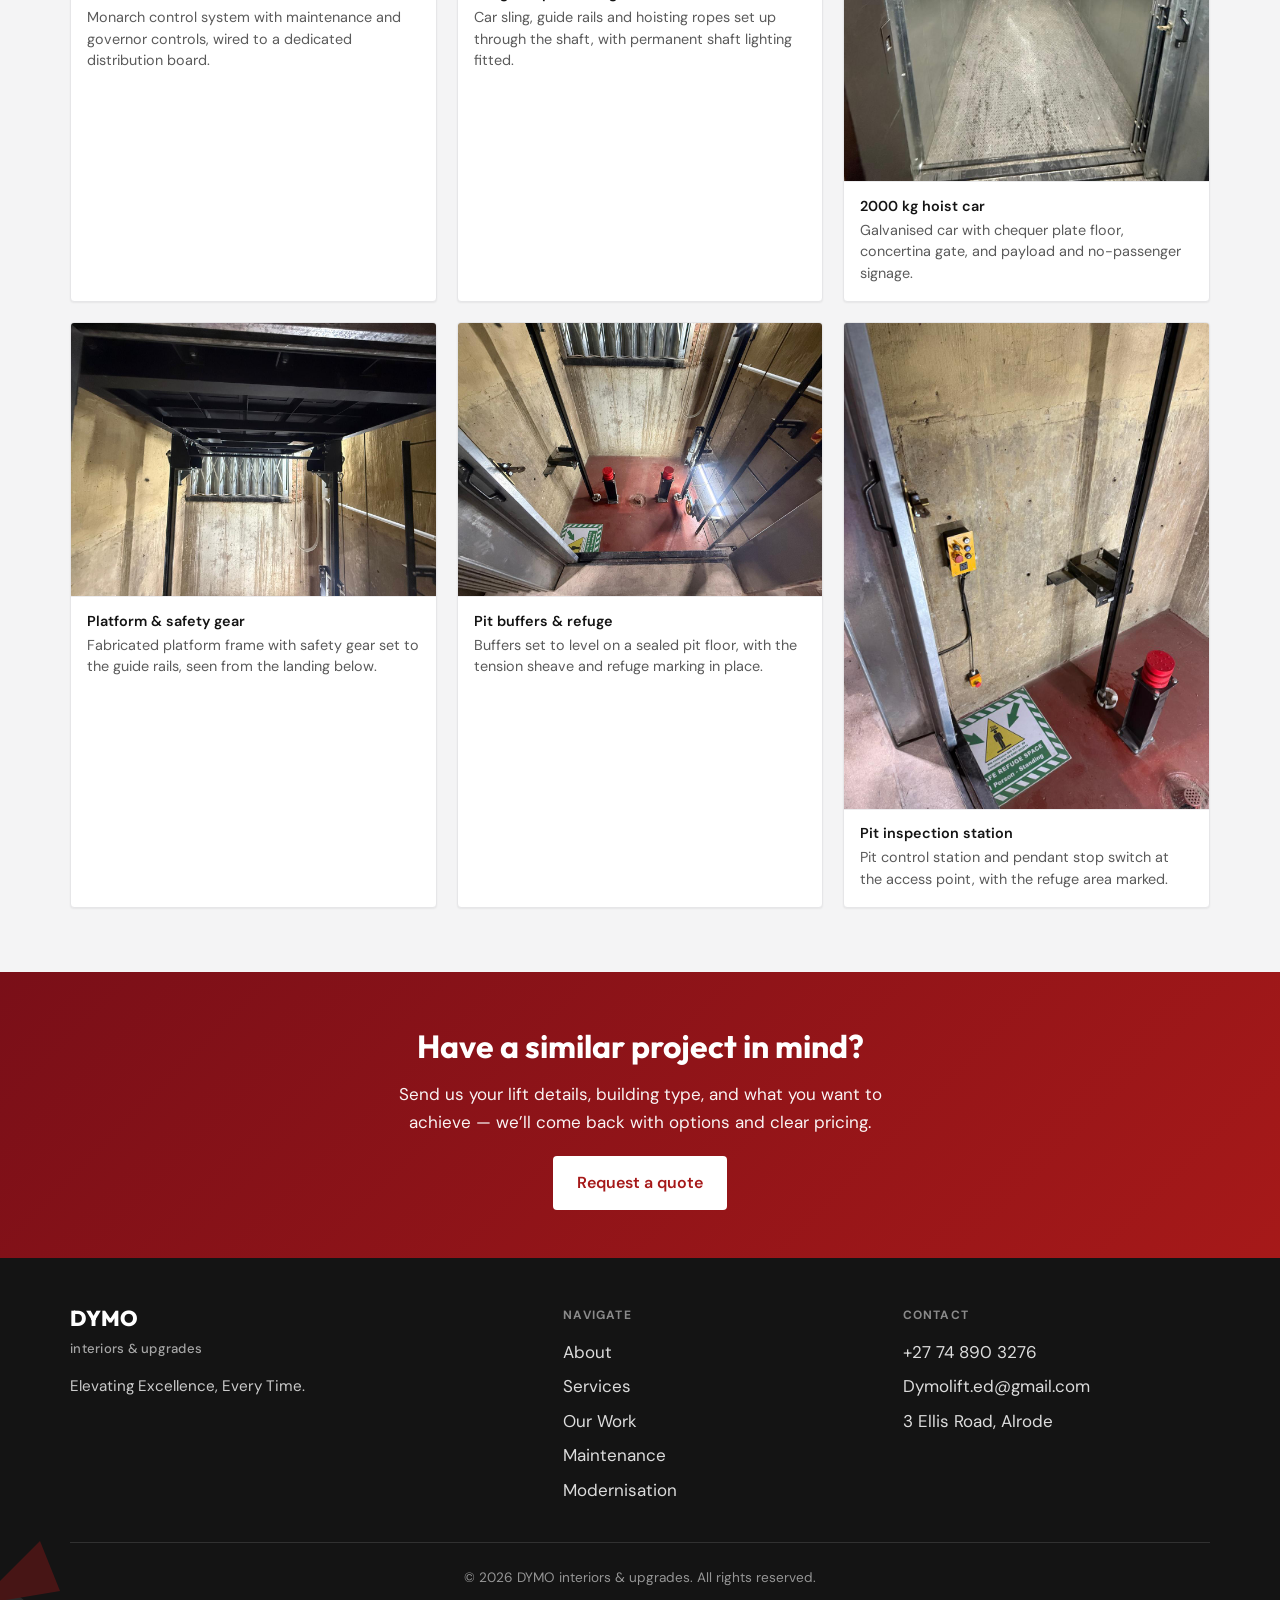
<file: projects.html>
<!DOCTYPE html>
<html lang="en-ZA">
<head>
  <meta charset="utf-8">
  <meta name="viewport" content="width=device-width, initial-scale=1">
  <title>Our Work | DYMO interiors &amp; upgrades</title>
  <meta name="description" content="Photographs from DYMO lift projects across Gauteng — cab interiors, modernisation before and after, goods hoists, machine rooms, and shaft safety upgrades.">
  <link rel="canonical" href="https://dymointeriorsandupgrades.co.za/projects.html">
  <meta property="og:type" content="website">
  <meta property="og:url" content="https://dymointeriorsandupgrades.co.za/projects.html">
  <meta property="og:title" content="Our Work | DYMO interiors &amp; upgrades">
  <meta property="og:description" content="Photographs from DYMO lift projects across Gauteng — cab interiors, modernisation before and after, goods hoists, machine rooms, and shaft safety upgrades.">
  <meta property="og:image" content="https://dymointeriorsandupgrades.co.za/images/logo-dymo.png">
  <meta property="og:site_name" content="DYMO interiors &amp; upgrades">
  <meta property="og:locale" content="en_ZA">
  <meta name="twitter:card" content="summary_large_image">
  <meta name="twitter:title" content="Our Work | DYMO interiors &amp; upgrades">
  <meta name="twitter:description" content="Photographs from DYMO lift projects across Gauteng — cab interiors, modernisation before and after, goods hoists, machine rooms, and shaft safety upgrades.">
  <meta name="twitter:image" content="https://dymointeriorsandupgrades.co.za/images/logo-dymo.png">
  <link rel="preconnect" href="https://fonts.googleapis.com">
  <link rel="preconnect" href="https://fonts.gstatic.com" crossorigin>
  <link href="https://fonts.googleapis.com/css2?family=DM+Sans:ital,opsz,wght@0,9..40,400;0,9..40,500;0,9..40,600;0,9..40,700&family=Outfit:wght@600;700;800&display=swap" rel="stylesheet">
  <link rel="stylesheet" href="css/styles.css">
  <link rel="icon" type="image/png" href="images/logo-dymo.png">
</head>
<body>
  <a class="skip-link" href="#main">Skip to content</a>

  <header class="site-header">
    <div class="header-inner">
      <a class="logo-link" href="index.html">
        <img class="site-logo" src="images/logo-dymo.png" width="200" height="56" alt="DYMO interiors &amp; upgrades">
      </a>
      <button class="nav-toggle" type="button" aria-label="Open menu" aria-expanded="false">
        <span></span><span></span><span></span>
      </button>
      <nav class="site-nav" aria-label="Primary">
        <ul>
          <li><a href="index.html">Home</a></li>
          <li><a href="about.html">About</a></li>
          <li><a href="services.html">Services</a></li>
          <li><a href="projects.html" aria-current="page">Our Work</a></li>
          <li><a href="maintenance.html">Maintenance</a></li>
          <li><a href="modernisation.html">Modernisation</a></li>
          <li><a href="leadership.html">Leadership</a></li>
          <li><a href="lift-inspectors.html">Lift Inspectors</a></li>
          <li class="nav-cta"><a class="btn btn-primary" href="contact.html">Contact</a></li>
        </ul>
      </nav>
    </div>
  </header>

  <main id="main">
    <section class="hero hero--compact" aria-label="Our work">
      <div class="hero-bg" style="background-image:url('images/interior-perforated-stainless.jpeg');background-position:center 45%;" role="presentation"></div>
      <div class="hero-overlay"></div>
      <div class="hero-content">
        <div class="title-block" style="margin-bottom:1rem;">
          <span class="tb-light">Our</span><span class="tb-dark">Work</span>
        </div>
        <p class="hero-tagline">Cab interiors, modernisation, goods hoists, and safety upgrades — photographed on real DYMO sites across Gauteng.</p>
      </div>
    </section>

    <section class="section">
      <div class="section-inner">
        <div class="section-head">
          <p class="section-kicker">Work already done</p>
          <h2 class="section-title">Lift interiors</h2>
          <p class="section-intro">Finished cabs across retail, commercial, and residential buildings — stainless, glass, and timber-look finishes with new handrails, ceilings, lighting, and flooring.</p>
        </div>
        <div class="gallery">
          <figure class="is-portrait">
            <img src="images/interior-perforated-stainless.jpeg" width="900" height="1200" loading="lazy" decoding="async" alt="Large lift cab with woven-texture stainless lower panels, mirrored upper walls and ceiling with downlights, handrails on three sides and studded rubber flooring.">
            <figcaption><strong>Retail centre cab</strong>Woven-texture stainless and studded rubber flooring, chosen for trolley and foot traffic.</figcaption>
          </figure>
          <figure class="is-portrait">
            <img src="images/interior-bronze-cab.jpeg" width="900" height="1200" loading="lazy" decoding="async" alt="Lift cab finished in bronze-toned stainless steel with textured lower panels, mirrored upper walls and ceiling, and stainless handrails.">
            <figcaption><strong>Bronze finish</strong>Bronze-tone stainless throughout, matched to the building's lobby palette.</figcaption>
          </figure>
          <figure class="is-portrait">
            <img src="images/interior-timber-mirror.jpeg" width="900" height="1200" loading="lazy" decoding="async" alt="Lift cab with pale timber-look wall panels, full mirror above the handrail, stainless handrails and grey plank flooring.">
            <figcaption><strong>Timber-look &amp; mirror</strong>Warm laminate panels with mirror above the handrail to open up a compact cab.</figcaption>
          </figure>
          <figure class="is-portrait">
            <img src="images/interior-stainless-mall.jpeg" width="900" height="1200" loading="lazy" decoding="async" alt="Patterned stainless steel lift cab with mirrored ceiling, downlights, stainless handrails and studded rubber flooring.">
            <figcaption><strong>Patterned stainless</strong>Fingerprint-resistant patterned panels for a high-traffic shopping centre.</figcaption>
          </figure>
          <figure class="is-portrait">
            <img src="images/interior-glass-illuminated-ceiling.jpeg" width="900" height="1200" loading="lazy" decoding="async" alt="Lift cab with pale green back-painted glass upper panels, woven stainless lower panels and a large illuminated translucent ceiling.">
            <figcaption><strong>Illuminated ceiling</strong>Even, glare-free translucent ceiling over back-painted glass and woven stainless.</figcaption>
          </figure>
          <figure class="is-portrait">
            <img src="images/interior-office-timber.jpeg" width="900" height="1200" loading="lazy" decoding="async" alt="Office lift cab with ash timber-look panels, mirror above the handrail, twin stainless handrails and large format floor tiles.">
            <figcaption><strong>Corporate lobby cab</strong>Ash-tone panels and twin handrails for an occupied office building.</figcaption>
          </figure>
          <figure class="is-portrait">
            <img src="images/interior-glass-woven-stainless.jpeg" width="900" height="1200" loading="lazy" decoding="async" alt="Lift cab corner showing pale green back-painted glass upper panels, woven-texture stainless lower panels and stainless handrail.">
            <figcaption><strong>Back-painted glass</strong>Glass upper panels over woven stainless, with a tiled floor matched to the lobby.</figcaption>
          </figure>
          <figure class="is-portrait">
            <img src="images/interior-orange-accent.jpeg" width="900" height="1200" loading="lazy" decoding="async" alt="Lift interior detail showing embossed diamond-pattern stainless panels beside a gloss orange accent panel and stainless handrail.">
            <figcaption><strong>Accent panel detail</strong>Embossed stainless against a gloss colour panel — a simple way to carry building branding.</figcaption>
          </figure>
          <figure class="is-portrait">
            <img src="images/interior-led-ceiling.jpeg" width="900" height="1200" loading="lazy" decoding="async" alt="Lift ceiling with an angular geometric LED light-line design, fitted during the cab build.">
            <figcaption><strong>Feature LED ceiling</strong>Custom angular light-line ceiling fabricated in-house and fitted during the build.</figcaption>
          </figure>
          <figure class="is-portrait">
            <img src="images/landing-doors-stainless.jpeg" width="900" height="1200" loading="lazy" decoding="async" alt="Brushed stainless steel landing doors and frame set into face brick, with an illuminated ground floor indicator and call buttons.">
            <figcaption><strong>Landing doors</strong>Doors and frame reclad in brushed stainless with a new indicator and call station.</figcaption>
          </figure>
        </div>
      </div>
    </section>

    <section class="section section--muted">
      <div class="section-inner">
        <div class="section-head">
          <p class="section-kicker">Modernisation</p>
          <h2 class="section-title">Before &amp; after</h2>
          <p class="section-intro">Modernisation replaces what has worn out or fallen behind current standards, without replacing the whole lift. These pairs show the same equipment before we started and again on completion.</p>
        </div>

        <div class="ba-item">
          <div class="ba-item__head">
            <h3>Landing doors recladded</h3>
            <p>A timber swing door on an overhead closer replaced with power-operated brushed stainless doors, a new frame, illuminated position indicator, and call station — the same opening, in the same brickwork and blue-painted frame.</p>
          </div>
          <div class="ba-pair">
            <figure class="ba-shot ba-shot--tall">
              <span class="ba-tag ba-tag--before">Before</span>
              <img src="images/landing-door-before.jpeg" width="900" height="1200" loading="lazy" decoding="async" alt="Old scratched timber swing landing door with a narrow glass vision strip, overhead closer and a single call button, set in a blue-painted frame.">
              <figcaption>Worn timber leaf with a narrow vision strip, manual pull handle, and a single call button.</figcaption>
            </figure>
            <figure class="ba-shot ba-shot--tall">
              <span class="ba-tag ba-tag--after">After</span>
              <img src="images/landing-doors-stainless-after.jpeg" width="900" height="1200" loading="lazy" decoding="async" alt="The same landing fitted with brushed stainless steel sliding doors, illuminated position indicator and call buttons, in the same blue-painted frame.">
              <figcaption>Brushed stainless sliding doors with an illuminated indicator and new call station.</figcaption>
            </figure>
          </div>
        </div>

        <div class="ba-item">
          <div class="ba-item__head">
            <h3>Control system replaced</h3>
            <p>Electromechanical relay logic — hundreds of contacts, every one a wear point — replaced with a variable-frequency drive and serial controller. Smoother starts and stops, better levelling, lower running costs, and fault diagnostics a technician can read.</p>
          </div>
          <div class="ba-pair">
            <figure class="ba-shot ba-shot--tall">
              <span class="ba-tag ba-tag--before">Before</span>
              <img src="images/relay-controller-legacy.jpeg" width="900" height="1200" loading="lazy" decoding="async" alt="Legacy open-frame relay controller with five tiers of electromechanical relays, contactors, ceramic fuse carriers and hand-laced wiring.">
              <figcaption>Open-frame relay logic: five tiers of contactors and hand-laced wiring, all of it a maintenance liability.</figcaption>
            </figure>
            <figure class="ba-shot ba-shot--tall">
              <span class="ba-tag ba-tag--after">After</span>
              <img src="images/control-panel-modern.jpeg" width="900" height="1200" loading="lazy" decoding="async" alt="Modern lift control cabinet with a variable frequency drive, controller board, maintenance control panel, breakers and neatly loomed, labelled wiring.">
              <figcaption>Enclosed cabinet with a VVVF drive, controller board, and maintenance controls — loomed, labelled, and tested.</figcaption>
            </figure>
          </div>
        </div>

        <div class="ba-item">
          <div class="ba-item__head">
            <h3>Machine room</h3>
            <p>A geared machine and open relay frame make way for a compact drive on a new bedplate. The room itself is part of the job — walls repainted, ventilation cleared, and the floor sealed and marked so it can be worked in safely.</p>
          </div>
          <div class="ba-pair">
            <figure class="ba-shot ba-shot--tall">
              <span class="ba-tag ba-tag--before">Before</span>
              <img src="images/machine-room-overview-legacy.jpeg" width="900" height="1200" loading="lazy" decoding="async" alt="Machine room with a green open relay control frame, geared traction machine with yellow sheave, and diverter pulley set into a red plinth.">
              <figcaption>Geared machine, yellow sheave, and an open relay control frame alongside.</figcaption>
            </figure>
            <figure class="ba-shot ba-shot--tall">
              <span class="ba-tag ba-tag--after">After</span>
              <img src="images/machine-room-modernised.jpeg" width="900" height="1200" loading="lazy" decoding="async" alt="Machine room with a compact drive unit on a grey bedplate over a red plinth, small controller, repainted white walls and a freshly sealed red floor.">
              <figcaption>Compact drive on a new bedplate, repainted walls, and a freshly sealed floor.</figcaption>
            </figure>
          </div>
        </div>

        <div class="ba-item">
          <div class="ba-item__head">
            <h3>Car top safety</h3>
            <p>Older car tops often have no balustrade, no marked refuge space, and an inspection station that predates current expectations. We fit handrails, limited-headroom protection, a marked standing refuge to BS EN81-20, and a proper car-top control station.</p>
          </div>
          <div class="ba-pair">
            <figure class="ba-shot">
              <span class="ba-tag ba-tag--before">Before</span>
              <img src="images/cartop-before-upgrade.jpeg" width="1600" height="1200" loading="lazy" decoding="async" alt="Original lift car top with no balustrade or refuge marking, an old inspection button station, alarm bell and a bare lamp.">
              <figcaption>No balustrade, no marked refuge space, and a dated inspection station.</figcaption>
            </figure>
            <figure class="ba-shot">
              <span class="ba-tag ba-tag--after">After</span>
              <img src="images/cartop-refuge-space-02.jpeg" width="1600" height="1200" loading="lazy" decoding="async" alt="Upgraded car top with a yellow handrail balustrade, red buffer, no-standing plates, marked safe refuge space decal and a yellow inspection control station.">
              <figcaption>Handrail balustrade, marked refuge space, buffer, and a new inspection control station.</figcaption>
            </figure>
          </div>
        </div>
      </div>
    </section>

    <section class="section">
      <div class="section-inner">
        <div class="section-head">
          <p class="section-kicker">Shaft, pit &amp; machine room</p>
          <h2 class="section-title">Safety, survey &amp; site work</h2>
          <p class="section-intro">The work passengers never see. Refuge spaces, bumping poles, buffers, and governor equipment installed to current standards — plus the survey and installation stages in between.</p>
        </div>
        <div class="gallery">
          <figure>
            <img src="images/cartop-refuge-space.jpeg" width="1600" height="1200" loading="lazy" decoding="async" alt="Car top with a yellow limited-headroom barrier, green safe refuge space decal for one standing person, and an orange inspection control station.">
            <figcaption><strong>Safe refuge space</strong>Limited-headroom barrier and marked refuge to DIN 51130 R9 and BS EN81-20:2014.</figcaption>
          </figure>
          <figure class="is-portrait">
            <img src="images/pit-bumping-pole.jpeg" width="900" height="1200" loading="lazy" decoding="async" alt="Lift pit with a yellow bumping pole and folding pit ladder, instruction signage, red buffer and a sealed pit floor.">
            <figcaption><strong>Pit bumping pole</strong>Mechanical pit protection interlocked with inspection control, with procedure signage at the access point.</figcaption>
          </figure>
          <figure>
            <img src="images/pit-buffers-governor.jpeg" width="1600" height="1200" loading="lazy" decoding="async" alt="Sealed lift pit with two red buffers on mounting plates, guide shoes, governor tension sheave and conduit runs.">
            <figcaption><strong>Buffers &amp; tension sheave</strong>Buffers set to level and the governor tension assembly fitted, with the pit sealed and painted.</figcaption>
          </figure>
          <figure class="is-portrait">
            <img src="images/machine-room-governor-sheave.jpeg" width="900" height="1200" loading="lazy" decoding="async" alt="Machine room floor with a yellow diverter sheave set into a red plinth and an overspeed governor on its stand against the wall.">
            <figcaption><strong>Governor &amp; diverter sheave</strong>Diverter pulley and overspeed governor with the floor sealed and edges marked.</figcaption>
          </figure>
          <figure class="is-portrait">
            <img src="images/traction-sheave-ropes.jpeg" width="900" height="1200" loading="lazy" decoding="async" alt="Close-up of a traction sheave with five hoisting ropes seated in the grooves, gearbox and motor behind.">
            <figcaption><strong>Ropes &amp; sheave grooves</strong>Hoisting ropes seated evenly across the sheave grooves — checked on every service.</figcaption>
          </figure>
          <figure class="is-portrait">
            <img src="images/interior-refurb-in-progress.jpeg" width="900" height="1200" loading="lazy" decoding="async" alt="Lift cab mid-refurbishment with wall panels fitted and a loom of travelling cable wiring coiled on the floor awaiting termination.">
            <figcaption><strong>Rewiring the car</strong>Travelling cable run into the car, ready for terminating and testing.</figcaption>
          </figure>
          <figure class="is-portrait">
            <img src="images/interior-before-refurb.jpeg" width="900" height="1200" loading="lazy" decoding="async" alt="Lift cab due for refurbishment with scratched dark timber panels and a dated car operating panel, new stainless panels waiting outside the open door.">
            <figcaption><strong>Due for refurbishment</strong>Scratched panels and a dated operating panel, with replacement stainless delivered to site.</figcaption>
          </figure>
          <figure class="is-portrait">
            <img src="images/interior-refurb-complete.jpeg" width="900" height="1200" loading="lazy" decoding="async" alt="Lift cab with timber-look wall panels, aluminium trim, ceiling downlights, capacity plate and tiled flooring.">
            <figcaption><strong>Existing cab recorded</strong>Panel layout, capacity plate, and finishes noted during survey.</figcaption>
          </figure>
        </div>
      </div>
    </section>

    <section class="section section--muted">
      <div class="section-inner">
        <div class="section-head">
          <p class="section-kicker">Industrial</p>
          <h2 class="section-title">Goods hoists</h2>
          <p class="section-intro">Purpose-built goods hoists for factory and warehouse use — structural shaft steelwork, folding landing doors, payload-rated cars, and guarded drive equipment, through to controls, pit works, and car top safety.</p>
        </div>
        <div class="gallery">
          <figure class="is-portrait">
            <img src="images/hoist-shaft-steelwork.jpeg" width="900" height="1200" loading="lazy" decoding="async" alt="Fabricated black steel goods hoist shaft structure erected inside a working factory, with scaffolding around it during installation.">
            <figcaption><strong>Shaft steelwork erected</strong>Structural guide frame built and set plumb on site, inside an operating factory.</figcaption>
          </figure>
          <figure class="is-portrait">
            <img src="images/goods-hoist-landing-door-blue.jpeg" width="900" height="1200" loading="lazy" decoding="async" alt="Blue folding goods hoist landing door with yellow trim, wired glass vision panel, 1500 kg payload notice and a call panel with position indicator.">
            <figcaption><strong>Landing door &amp; call station</strong>Folding door with vision panel, 1500 kg payload signage, and stop-switch instructions.</figcaption>
          </figure>
          <figure class="is-portrait">
            <img src="images/goods-hoist-landing-door.jpeg" width="900" height="1200" loading="lazy" decoding="async" alt="Galvanised folding goods hoist landing door with a call panel, no-passengers payload notice and hazard-striped threshold.">
            <figcaption><strong>Galvanised landing set</strong>Hard-wearing galvanised leaves with a hazard-marked threshold for loading-bay traffic.</figcaption>
          </figure>
          <figure>
            <img src="images/goods-hoist-machine-room.jpeg" width="1600" height="1200" loading="lazy" decoding="async" alt="Goods hoist machine room with a yellow motor and blue gearbox on a fabricated bedplate, yellow mesh sheave guard, control cabinet and sealed floor.">
            <figcaption><strong>Drive set &amp; guarding</strong>Motor and gearbox on a fabricated bedplate with a guarded sheave and control cabinet alongside.</figcaption>
          </figure>
          <figure>
            <img src="images/Ourwork1.jpeg" width="1280" height="960" loading="lazy" decoding="async" alt="Goods hoist car top with yellow safety railings, a red buffer, marked safe refuge space decal and a limited-headroom warning sign in a brick shaft.">
            <figcaption><strong>Car top refuge &amp; railings</strong>Folding handrails, limited-headroom warning and a marked standing refuge to BS EN81-20.</figcaption>
          </figure>
          <figure class="is-portrait">
            <img src="images/Ourwork2.jpeg" width="960" height="1280" loading="lazy" decoding="async" alt="Stainless steel landing call panel with a blue digital position indicator, red stop button and four floor buttons, mounted beside the open hoist shaft.">
            <figcaption><strong>Landing call panel</strong>Stainless faceplate with position indicator, emergency stop, and floor selection at each landing.</figcaption>
          </figure>
          <figure>
            <img src="images/Ourwork3.jpeg" width="1280" height="960" loading="lazy" decoding="async" alt="Open goods hoist control cabinet showing a Monarch controller board, maintenance control panel with governor controls, contactors and terminated wiring, next to a Hager distribution board.">
            <figcaption><strong>New controller &amp; DB</strong>Monarch control system with maintenance and governor controls, wired to a dedicated distribution board.</figcaption>
          </figure>
          <figure>
            <img src="images/Ourwork4.jpeg" width="1280" height="960" loading="lazy" decoding="async" alt="View up a goods hoist shaft to the underside of the car sling, showing hoisting ropes, guide rails, shaft lighting and safety gear.">
            <figcaption><strong>Sling &amp; rope reeving</strong>Car sling, guide rails and hoisting ropes set up through the shaft, with permanent shaft lighting fitted.</figcaption>
          </figure>
          <figure class="is-portrait">
            <img src="images/Ourwork5.jpeg" width="960" height="1280" loading="lazy" decoding="async" alt="Galvanised goods hoist car interior with a concertina gate, chequer plate floor, LED lighting and a 2000 kg payload notice with no-passenger signage.">
            <figcaption><strong>2000 kg hoist car</strong>Galvanised car with chequer plate floor, concertina gate, and payload and no-passenger signage.</figcaption>
          </figure>
          <figure>
            <img src="images/Ourwork6.jpeg" width="1280" height="960" loading="lazy" decoding="async" alt="Underside of the goods hoist car showing the fabricated steel platform frame, safety gear blocks on the guide rails and a concertina gate at the landing beyond.">
            <figcaption><strong>Platform &amp; safety gear</strong>Fabricated platform frame with safety gear set to the guide rails, seen from the landing below.</figcaption>
          </figure>
          <figure>
            <img src="images/Ourwork7.jpeg" width="1280" height="960" loading="lazy" decoding="async" alt="Goods hoist pit with two red buffers on stands, a sealed and painted red pit floor, drain, governor tension sheave and a green safe refuge space decal.">
            <figcaption><strong>Pit buffers &amp; refuge</strong>Buffers set to level on a sealed pit floor, with the tension sheave and refuge marking in place.</figcaption>
          </figure>
          <figure class="is-portrait">
            <img src="images/Ourwork8.jpeg" width="960" height="1280" loading="lazy" decoding="async" alt="Goods hoist pit access with a yellow pit inspection control station, pendant stop switch, buffer on the sealed floor and a safe refuge space decal.">
            <figcaption><strong>Pit inspection station</strong>Pit control station and pendant stop switch at the access point, with the refuge area marked.</figcaption>
          </figure>
        </div>
      </div>
    </section>

    <div class="cta-band">
      <div class="section-inner">
        <h2>Have a similar project in mind?</h2>
        <p>Send us your lift details, building type, and what you want to achieve — we’ll come back with options and clear pricing.</p>
        <a class="btn btn-primary btn-lg" href="contact.html">Request a quote</a>
      </div>
    </div>
  </main>

  <footer class="site-footer">
    <svg class="footer-geo" viewBox="0 0 120 80" fill="none" xmlns="http://www.w3.org/2000/svg" aria-hidden="true">
      <polygon points="0,80 0,40 50,80" fill="#555"/>
      <polygon points="0,40 40,0 60,50 0,60" fill="#a61919"/>
    </svg>
    <div class="footer-inner">
      <div class="footer-brand">
        <p class="footer-brand-title"><a href="index.html">DYMO</a></p>
        <p class="footer-brand-sub">interiors &amp; upgrades</p>
        <p class="footer-tagline">Elevating Excellence, Every Time.</p>
      </div>
      <div class="footer-col">
        <h4>Navigate</h4>
        <ul>
          <li><a href="about.html">About</a></li>
          <li><a href="services.html">Services</a></li>
          <li><a href="projects.html">Our Work</a></li>
          <li><a href="maintenance.html">Maintenance</a></li>
          <li><a href="modernisation.html">Modernisation</a></li>
        </ul>
      </div>
      <div class="footer-col">
        <h4>Contact</h4>
        <ul>
          <li><a href="tel:+27748903276">+27 74 890 3276</a></li>
          <li><a href="mailto:Dymolift.ed@gmail.com">Dymolift.ed@gmail.com</a></li>
          <li>3 Ellis Road, Alrode</li>
        </ul>
      </div>
    </div>
    <p class="footer-bottom">© <span id="y"></span> DYMO interiors &amp; upgrades. All rights reserved.</p>
  </footer>
  <script>document.getElementById("y").textContent = new Date().getFullYear();</script>
  <script src="js/main.js"></script>
</body>
</html>
</file>
<file: css/styles.css>
/* DYMO interiors & upgrades — site styles */
:root {
  /* Aligned with supplied brand logo red */
  --red: #a61919;
  --red-dark: #7a0f18;
  --red-muted: #9a1a24;
  --black: #141414;
  --grey-900: #2a2a2a;
  --grey-600: #5a5a5a;
  --grey-400: #9a9a9a;
  --grey-100: #f4f4f5;
  --white: #ffffff;
  --font-sans: "DM Sans", system-ui, -apple-system, sans-serif;
  --font-display: "Outfit", var(--font-sans);
  --shadow-sm: 0 1px 2px rgba(0, 0, 0, 0.06);
  --shadow-md: 0 8px 24px rgba(0, 0, 0, 0.08);
  --radius: 4px;
  --max: 1140px;
}

*,
*::before,
*::after {
  box-sizing: border-box;
}

html {
  scroll-behavior: smooth;
}

body {
  margin: 0;
  font-family: var(--font-sans);
  font-size: 1.0625rem;
  line-height: 1.65;
  color: var(--grey-900);
  background: var(--white);
}

img {
  max-width: 100%;
  height: auto;
  display: block;
}

a {
  color: var(--red);
  text-decoration: none;
}

a:hover {
  text-decoration: underline;
}

.skip-link {
  position: absolute;
  left: -9999px;
  z-index: 9999;
  padding: 0.75rem 1rem;
  background: var(--red);
  color: var(--white);
}

.skip-link:focus {
  left: 0.5rem;
  top: 0.5rem;
}

/* Header */
.site-header {
  position: sticky;
  top: 0;
  z-index: 100;
  background: rgba(255, 255, 255, 0.97);
  border-bottom: 1px solid rgba(0, 0, 0, 0.06);
  backdrop-filter: blur(8px);
}

.header-inner {
  position: relative;
  max-width: var(--max);
  margin: 0 auto;
  padding: 0.85rem 1.25rem;
  display: flex;
  align-items: center;
  justify-content: space-between;
  gap: 1rem;
}

.logo-link {
  display: flex;
  align-items: center;
  gap: 0.65rem;
  text-decoration: none;
  color: inherit;
}

.logo-link:hover {
  text-decoration: none;
}

.site-logo {
  display: block;
  height: 52px;
  width: auto;
  max-width: 220px;
  object-fit: contain;
}

.logo-mark {
  width: 40px;
  height: 40px;
  flex-shrink: 0;
}

.logo-text {
  display: flex;
  flex-direction: column;
  line-height: 1.1;
}

.logo-name {
  font-family: var(--font-display);
  font-weight: 800;
  font-size: 1.35rem;
  letter-spacing: 0.02em;
  color: var(--red);
}

.logo-tag {
  font-size: 0.7rem;
  font-weight: 500;
  color: var(--grey-600);
  text-transform: lowercase;
  margin-top: 2px;
}

.nav-toggle {
  display: none;
  flex-direction: column;
  gap: 5px;
  padding: 0.5rem;
  background: none;
  border: none;
  cursor: pointer;
}

.nav-toggle span {
  display: block;
  width: 24px;
  height: 2px;
  background: var(--red);
}

.site-nav ul {
  list-style: none;
  margin: 0;
  padding: 0;
  display: flex;
  flex-wrap: wrap;
  align-items: center;
  gap: 0.15rem 1.25rem;
}

.site-nav a {
  font-size: 0.9rem;
  font-weight: 600;
  color: var(--grey-900);
  text-decoration: none;
  padding: 0.35rem 0;
}

.site-nav a:hover,
.site-nav a[aria-current="page"] {
  color: var(--red);
  text-decoration: none;
}

.nav-cta {
  margin-left: 0.5rem;
}

.nav-cta .btn {
  padding: 0.72rem 1.85rem;
  min-height: 2.75rem;
}

.btn {
  display: inline-flex;
  align-items: center;
  justify-content: center;
  gap: 0.4rem;
  padding: 0.65rem 1.25rem;
  font-family: var(--font-sans);
  font-size: 0.9rem;
  font-weight: 600;
  border-radius: var(--radius);
  border: none;
  cursor: pointer;
  text-decoration: none;
  transition: background 0.2s, color 0.2s, transform 0.15s;
}

.btn:hover {
  text-decoration: none;
}

.btn-primary {
  background: var(--red);
  color: var(--white);
}

.btn-primary:hover {
  background: var(--red-dark);
  color: var(--white);
}

.btn-outline {
  background: transparent;
  color: var(--red);
  border: 2px solid var(--red);
}

.btn-outline:hover {
  background: var(--red);
  color: var(--white);
}

.btn-lg {
  padding: 0.85rem 1.5rem;
  font-size: 1rem;
}

/* Hero */
.hero {
  position: relative;
  min-height: min(62vh, 580px);
  display: flex;
  align-items: flex-end;
  color: var(--white);
  overflow: hidden;
}

.hero-bg {
  position: absolute;
  inset: 0;
  background-size: cover;
  background-repeat: no-repeat;
  background-position: center center;
}

/* Abstract hero (no photography — brand gradients + subtle geometry) */
.hero-bg--brand {
  background-color: #161616;
  background-image:
    linear-gradient(145deg, rgba(166, 25, 25, 0.35) 0%, transparent 42%),
    linear-gradient(320deg, rgba(90, 90, 90, 0.2) 0%, transparent 45%),
    linear-gradient(180deg, #1e1e1e 0%, #0d0d0d 100%);
}

.hero-bg--brand::before {
  content: "";
  position: absolute;
  inset: 0;
  background-image:
    linear-gradient(105deg, transparent 55%, rgba(166, 25, 25, 0.12) 55%),
    repeating-linear-gradient(
      -18deg,
      transparent,
      transparent 48px,
      rgba(255, 255, 255, 0.04) 48px,
      rgba(255, 255, 255, 0.04) 49px
    );
  pointer-events: none;
}

.hero-bg--brand::after {
  content: "";
  position: absolute;
  bottom: 0;
  right: 0;
  width: min(45%, 380px);
  height: min(50%, 280px);
  background: linear-gradient(
    135deg,
    transparent 40%,
    rgba(166, 25, 25, 0.45) 40%,
    rgba(166, 25, 25, 0.45) 55%,
    rgba(20, 20, 20, 0.6) 55%
  );
  clip-path: polygon(20% 0, 100% 0, 100% 100%, 0 100%);
  pointer-events: none;
  opacity: 0.85;
}

/* Content panels replacing brochure imagery */
.deco-panel {
  background: var(--white);
  border: 1px solid rgba(0, 0, 0, 0.08);
  border-radius: var(--radius);
  padding: 1.75rem 1.5rem;
  box-shadow: var(--shadow-md);
  height: 100%;
}

.deco-panel--dark {
  background: var(--grey-900);
  color: var(--white);
  border-color: transparent;
}

.deco-panel--dark .deco-panel__title {
  color: var(--white);
}

.deco-panel__title {
  font-family: var(--font-display);
  font-size: 1.1rem;
  margin: 0 0 1rem;
  color: var(--black);
}

.deco-panel__list {
  margin: 0;
  padding-left: 1.15rem;
}

.deco-panel__list li {
  margin-bottom: 0.5rem;
  color: var(--grey-600);
}

.deco-panel--dark .deco-panel__list li {
  color: rgba(255, 255, 255, 0.88);
}

.stat-pills {
  display: flex;
  flex-wrap: wrap;
  gap: 0.65rem;
  margin-top: 1.25rem;
}

.stat-pill {
  display: inline-block;
  padding: 0.45rem 0.85rem;
  font-size: 0.8rem;
  font-weight: 700;
  letter-spacing: 0.06em;
  text-transform: uppercase;
  background: rgba(166, 25, 25, 0.1);
  color: var(--red);
  border-radius: 2px;
}

/* Leadership — initials instead of a photo */
.profile-avatar {
  width: 200px;
  height: 200px;
  max-width: 100%;
  margin: 0 auto;
  display: flex;
  align-items: center;
  justify-content: center;
  font-family: var(--font-display);
  font-size: 3rem;
  font-weight: 800;
  color: var(--white);
  background: linear-gradient(145deg, var(--grey-600) 0%, var(--black) 100%);
  border: 3px solid var(--red);
  border-radius: var(--radius);
}

.profile-avatar[aria-label] {
  cursor: default;
}

.profile-photo-wrap {
  max-width: 300px;
  margin: 0 auto;
}

.profile-photo {
  display: block;
  width: 100%;
  height: auto;
  max-width: 300px;
  aspect-ratio: 1;
  object-fit: cover;
  object-position: center 20%;
  border: 3px solid var(--red);
  border-radius: var(--radius);
  box-shadow: var(--shadow-md);
}

/* Clients — text-based partner strip (no logo image files) */
.logo-strip {
  display: flex;
  flex-wrap: wrap;
  align-items: center;
  justify-content: center;
  gap: 1.25rem 2rem;
  padding: 1.75rem 1.25rem;
  margin-top: 2rem;
  background: var(--grey-100);
  border-radius: var(--radius);
  border: 1px solid rgba(0, 0, 0, 0.06);
}

.logo-strip__item {
  font-family: var(--font-display);
  font-weight: 800;
  font-size: 1rem;
  letter-spacing: 0.06em;
  color: var(--grey-600);
  text-transform: uppercase;
}

.logo-strip__item--accent {
  color: var(--red);
}

.hero-overlay {
  position: absolute;
  inset: 0;
  background: linear-gradient(
    to top,
    rgba(20, 20, 20, 0.92) 0%,
    rgba(20, 20, 20, 0.45) 45%,
    rgba(20, 20, 20, 0.25) 100%
  );
}

.hero-content {
  position: relative;
  max-width: var(--max);
  margin: 0 auto;
  padding: 3rem 1.25rem 3.5rem;
  width: 100%;
}

.hero-eyebrow {
  font-size: 0.8rem;
  font-weight: 700;
  letter-spacing: 0.12em;
  text-transform: uppercase;
  opacity: 0.9;
  margin-bottom: 0.5rem;
}

.hero h1 {
  font-family: var(--font-display);
  font-size: clamp(2rem, 5vw, 3.25rem);
  font-weight: 800;
  line-height: 1.1;
  margin: 0 0 1rem;
  max-width: 18ch;
}

.hero-tagline {
  font-size: 1.15rem;
  font-weight: 500;
  max-width: 36ch;
  margin: 0 0 1.75rem;
  opacity: 0.95;
}

.hero-actions {
  display: flex;
  flex-wrap: wrap;
  gap: 0.75rem;
}

.hero--compact {
  min-height: 320px;
  max-height: min(52vh, 520px);
  align-items: center;
}

.hero--compact .hero-content {
  padding: 2.5rem 1.25rem;
}

.hero--compact h1 {
  max-width: none;
}

/* Sections */
.section {
  padding: 4rem 1.25rem;
}

.section--muted {
  background: var(--grey-100);
}

.section-inner {
  max-width: var(--max);
  margin: 0 auto;
}

.section-head {
  margin-bottom: 2.5rem;
  max-width: 720px;
}

.section-kicker {
  font-size: 0.75rem;
  font-weight: 700;
  letter-spacing: 0.14em;
  text-transform: uppercase;
  color: var(--red);
  margin: 0 0 0.5rem;
}

.section-title {
  font-family: var(--font-display);
  font-size: clamp(1.75rem, 3.5vw, 2.25rem);
  font-weight: 800;
  color: var(--black);
  margin: 0 0 0.75rem;
  line-height: 1.15;
}

.section-intro {
  margin: 0;
  color: var(--grey-600);
  font-size: 1.05rem;
}

/* Title block (brochure style) */
.title-block {
  display: inline-flex;
  flex-wrap: wrap;
  align-items: stretch;
  margin-bottom: 1.5rem;
  box-shadow: var(--shadow-sm);
}

.title-block span {
  padding: 0.5rem 1rem;
  font-family: var(--font-display);
  font-weight: 800;
  font-size: clamp(1.25rem, 2.5vw, 1.75rem);
  text-transform: uppercase;
  letter-spacing: 0.02em;
}

.title-block .tb-light {
  background: var(--white);
  color: var(--black);
  border: 2px solid var(--black);
  border-right: none;
}

.title-block .tb-dark {
  background: var(--black);
  color: var(--white);
  border: 2px solid var(--black);
}

.title-block .tb-red {
  background: var(--red);
  color: var(--white);
  border: 2px solid var(--red);
}

/* Grids */
.grid-2 {
  display: grid;
  gap: 2rem;
  grid-template-columns: 1fr;
}

@media (min-width: 900px) {
  .grid-2 {
    grid-template-columns: 1fr 1fr;
    align-items: start;
  }
}

.grid-3 {
  display: grid;
  gap: 1.5rem;
  grid-template-columns: 1fr;
}

@media (min-width: 700px) {
  .grid-3 {
    grid-template-columns: repeat(3, 1fr);
  }
}

/* Cards */
.card {
  background: var(--white);
  border-radius: var(--radius);
  padding: 1.75rem;
  box-shadow: var(--shadow-md);
  border: 1px solid rgba(0, 0, 0, 0.05);
  height: 100%;
}

.card--red {
  background: var(--red);
  color: var(--white);
  border: none;
}

.card--red h3 {
  color: var(--white);
}

.card--red p,
.card--red li {
  color: rgba(255, 255, 255, 0.95);
}

.card h3 {
  font-family: var(--font-display);
  font-size: 1.2rem;
  margin: 0 0 0.75rem;
  color: var(--black);
}

.card p:last-child {
  margin-bottom: 0;
}

.card ul {
  margin: 0;
  padding-left: 1.2rem;
}

.card li {
  margin-bottom: 0.4rem;
}

/* Cab design gallery — portrait product renders on white */
.design-grid {
  display: grid;
  gap: 0.5rem;
  grid-template-columns: repeat(2, 1fr);
  grid-template-rows: auto;
  align-items: stretch;
}

/* let the gallery run wider than the standard text container */
.design-wide {
  max-width: 1320px;
  margin-left: auto;
  margin-right: auto;
}

@media (min-width: 800px) {
  .design-grid {
    grid-template-columns: repeat(4, 1fr);
  }
}

.design-card {
  background: var(--white);
  border-radius: var(--radius);
  border: 1px solid rgba(0, 0, 0, 0.08);
  box-shadow: var(--shadow-sm);
  overflow: hidden;
  display: flex;
  flex-direction: column;
  transition: box-shadow 0.2s ease, transform 0.2s ease;
}

.design-card:hover {
  box-shadow: var(--shadow-md);
  transform: translateY(-3px);
}

.design-card__media {
  height: 240px;
  background: var(--white);
  display: flex;
  align-items: center;
  justify-content: center;
  padding: 0.5rem;
}

@media (min-width: 800px) {
  .design-card__media {
    height: 260px;
  }
}

.design-card__media img {
  width: 100%;
  height: 100%;
  object-fit: contain;
}

.design-card__body {
  padding: 1rem 0.9rem 1.2rem;
  border-top: 1px solid rgba(0, 0, 0, 0.06);
  flex: 1;
}

.design-card__title {
  font-family: var(--font-display);
  font-size: 1rem;
  font-weight: 700;
  color: var(--black);
  margin: 0 0 0.35rem;
  text-wrap: balance;
}

.design-card__meta {
  margin: 0;
  font-size: 0.9rem;
  line-height: 1.5;
  color: var(--grey-600);
}

.design-card__tag {
  display: inline-block;
  margin: 0 0 0.7rem;
  padding: 0.2rem 0.6rem;
  border-radius: 2px;
  font-size: 0.72rem;
  font-weight: 700;
  text-transform: uppercase;
  letter-spacing: 0.05em;
  background: var(--grey-100);
  color: var(--grey-600);
  border: 1px solid rgba(0, 0, 0, 0.08);
}

.design-card__tag--standard {
  background: var(--red);
  color: var(--white);
  border-color: var(--red);
}

.design-card__inline-tag {
  display: inline-block;
  vertical-align: 2px;
  margin-left: 0.4rem;
  padding: 0.12rem 0.45rem;
  border-radius: 2px;
  font-family: var(--font-sans);
  font-size: 0.66rem;
  font-weight: 700;
  text-transform: uppercase;
  letter-spacing: 0.05em;
  background: var(--grey-100);
  color: var(--grey-600);
  border: 1px solid rgba(0, 0, 0, 0.08);
}

.design-card__inline-tag--standard {
  background: var(--red);
  color: var(--white);
  border-color: var(--red);
}

.design-card__spec {
  margin: 0;
  font-size: 0.88rem;
  line-height: 1.5;
}

.design-card__spec dt {
  font-weight: 700;
  color: var(--grey-900);
  margin-top: 0.55rem;
}

.design-card__spec dt:first-child {
  margin-top: 0;
}

.design-card__spec dd {
  margin: 0.1rem 0 0;
  color: var(--grey-600);
}

/* Subsection heading inside a gallery band */
.subsection-head {
  margin: 3.5rem 0 1.5rem;
  padding-top: 2.5rem;
  border-top: 1px solid rgba(0, 0, 0, 0.1);
}

.subsection-head h3 {
  font-family: var(--font-display);
  font-size: 1.35rem;
  color: var(--black);
  margin: 0 0 0.5rem;
}

.subsection-head p {
  margin: 0;
  max-width: 720px;
  color: var(--grey-600);
  font-size: 0.95rem;
  line-height: 1.55;
}

/* Control panel cards — tall, narrow fixture images */
.cop-grid {
  display: grid;
  gap: 0.5rem;
  grid-template-columns: 1fr;
}

@media (min-width: 700px) {
  .cop-grid {
    grid-template-columns: repeat(3, 1fr);
  }
}

.cop-card {
  margin: 0;
  background: var(--white);
  border-radius: var(--radius);
  border: 1px solid rgba(0, 0, 0, 0.08);
  box-shadow: var(--shadow-sm);
  overflow: hidden;
  display: flex;
  flex-direction: column;
  transition: box-shadow 0.2s ease, transform 0.2s ease;
}

.cop-card:hover {
  box-shadow: var(--shadow-md);
  transform: translateY(-3px);
}

.cop-card__media {
  height: 420px;
  background: var(--white);
  display: flex;
  align-items: center;
  justify-content: center;
  padding: 1rem 0.75rem;
}

.cop-card__media img {
  width: 100%;
  height: 100%;
  object-fit: contain;
}

.cop-card__body {
  padding: 1rem 1.1rem 1.25rem;
  border-top: 1px solid rgba(0, 0, 0, 0.06);
  flex: 1;
}

/* Series strip — one wide catalogue image with its own model labels */
.handrail-figure,
.series-figure {
  margin: 0;
  background: var(--white);
  border-radius: var(--radius);
  border: 1px solid rgba(0, 0, 0, 0.08);
  box-shadow: var(--shadow-sm);
  padding: 1.25rem 1.25rem 0.5rem;
}

.handrail-figure img,
.series-figure img {
  display: block;
  width: 100%;
  max-width: 760px;
  height: auto;
  margin: 0 auto;
}

/* the floor swatch grid carries more detail, so let it run wider */
.series-figure--wide img {
  max-width: 900px;
}

.handrail-figure figcaption,
.series-figure figcaption {
  margin-top: 0.5rem;
  padding-bottom: 0.75rem;
  text-align: center;
  font-size: 0.86rem;
  color: var(--grey-600);
}

@media (prefers-reduced-motion: reduce) {
  .cop-card {
    transition: none;
  }
  .cop-card:hover {
    transform: none;
  }
}

@media (prefers-reduced-motion: reduce) {
  .design-card {
    transition: none;
  }
  .design-card:hover {
    transform: none;
  }
}

/* Feature strip */
.features {
  display: grid;
  gap: 1rem;
  grid-template-columns: 1fr;
}

@media (min-width: 768px) {
  .features {
    grid-template-columns: repeat(4, 1fr);
  }
}

.feature {
  padding: 1.25rem;
  background: var(--white);
  border-left: 4px solid var(--red);
  box-shadow: var(--shadow-sm);
}

.feature strong {
  display: block;
  font-size: 0.85rem;
  color: var(--black);
  margin-bottom: 0.25rem;
}

.feature span {
  font-size: 0.9rem;
  color: var(--grey-600);
}

/* Service list page */
.service-list {
  list-style: none;
  padding: 0;
  margin: 0;
}

.service-list li {
  position: relative;
  padding: 1rem 0 1rem 1.75rem;
  border-bottom: 1px solid rgba(0, 0, 0, 0.08);
}

.service-list li::before {
  content: "";
  position: absolute;
  left: 0;
  top: 1.35rem;
  width: 8px;
  height: 8px;
  background: var(--red);
  border-radius: 1px;
}

.service-list li:last-child {
  border-bottom: none;
}

/* Lift inspectors table */
.table-wrap {
  overflow-x: auto;
  border-radius: var(--radius);
  border: 1px solid rgba(0, 0, 0, 0.08);
  box-shadow: var(--shadow-sm);
}

.inspectors-table {
  width: 100%;
  border-collapse: collapse;
  font-size: 0.95rem;
}

.inspectors-table th,
.inspectors-table td {
  padding: 1rem 1.1rem;
  text-align: left;
  vertical-align: top;
}

.inspectors-table thead {
  background: var(--black);
  color: var(--white);
}

.inspectors-table th {
  font-weight: 700;
  font-size: 0.8rem;
  text-transform: uppercase;
  letter-spacing: 0.05em;
}

.inspectors-table tbody tr:nth-child(odd) {
  background: var(--white);
}

.inspectors-table tbody tr:nth-child(even) {
  background: #fdf2f3;
}

.inspectors-table .org {
  font-weight: 700;
  color: var(--red);
}

.inspectors-table a {
  word-break: break-word;
}

/* keep phone numbers on one line and fit the table to narrow screens */
.inspectors-table td a[href^="tel:"] {
  white-space: nowrap;
  word-break: normal;
}

@media (max-width: 600px) {
  .inspectors-table {
    font-size: 0.84rem;
  }

  .inspectors-table th,
  .inspectors-table td {
    padding: 0.7rem 0.4rem;
  }

  .inspectors-table th:first-child,
  .inspectors-table td:first-child {
    padding-left: 0.6rem;
  }

  .inspectors-table th:last-child,
  .inspectors-table td:last-child {
    padding-right: 0.6rem;
  }
}

/* Contact form */
.form-grid {
  display: grid;
  gap: 1rem;
}

@media (min-width: 600px) {
  .form-grid.cols-2 {
    grid-template-columns: 1fr 1fr;
  }
}

label {
  display: block;
  font-size: 0.85rem;
  font-weight: 600;
  margin-bottom: 0.35rem;
  color: var(--grey-900);
}

input,
textarea,
select {
  width: 100%;
  padding: 0.65rem 0.85rem;
  font-family: var(--font-sans);
  font-size: 1rem;
  border: 1px solid rgba(0, 0, 0, 0.15);
  border-radius: var(--radius);
  background: var(--white);
}

input:focus,
textarea:focus,
select:focus {
  outline: 2px solid var(--red);
  outline-offset: 1px;
}

textarea {
  min-height: 140px;
  resize: vertical;
}

.form-note {
  font-size: 0.85rem;
  color: var(--grey-600);
  margin-top: 0.75rem;
}

/* CTA band */
.cta-band {
  background: linear-gradient(135deg, var(--red-dark) 0%, var(--red) 100%);
  color: var(--white);
  padding: 3rem 1.25rem;
  text-align: center;
}

.cta-band h2 {
  font-family: var(--font-display);
  font-size: clamp(1.5rem, 3vw, 2rem);
  margin: 0 0 0.5rem;
}

.cta-band p {
  margin: 0 0 1.25rem;
  opacity: 0.95;
  max-width: 520px;
  margin-left: auto;
  margin-right: auto;
}

.cta-band .btn-primary {
  background: var(--white);
  color: var(--red);
}

.cta-band .btn-primary:hover {
  background: var(--grey-100);
}

/* Contact block */
.contact-panel {
  background: var(--red-dark);
  color: var(--white);
  padding: 2rem;
  border-radius: var(--radius);
}

.contact-panel h3 {
  margin: 0 0 1rem;
  font-size: 1.1rem;
}

.contact-panel a {
  color: var(--white);
  text-decoration: underline;
}

.contact-list {
  list-style: none;
  padding: 0;
  margin: 0;
}

.contact-list li {
  display: flex;
  gap: 0.75rem;
  align-items: flex-start;
  margin-bottom: 1rem;
  font-size: 0.95rem;
}

.contact-list li:last-child {
  margin-bottom: 0;
}

.contact-icon {
  flex-shrink: 0;
  width: 22px;
  height: 22px;
  opacity: 0.95;
}

/* Footer */
.site-footer {
  background: var(--black);
  color: rgba(255, 255, 255, 0.85);
  padding: 3rem 1.25rem 2rem;
  position: relative;
  overflow: hidden;
}

.footer-geo {
  position: absolute;
  bottom: 0;
  left: 0;
  width: 120px;
  height: 80px;
  opacity: 0.35;
  pointer-events: none;
}

.footer-brand-title {
  margin: 0;
  font-family: var(--font-display);
  font-weight: 800;
  font-size: 1.35rem;
  letter-spacing: 0.02em;
  line-height: 1.2;
}

.footer-brand-title a {
  color: var(--white);
  text-decoration: none;
}

.footer-brand-title a:hover {
  text-decoration: underline;
}

.footer-brand-sub {
  margin: 0.35rem 0 0;
  font-size: 0.82rem;
  font-weight: 500;
  color: rgba(255, 255, 255, 0.62);
  text-transform: lowercase;
  letter-spacing: 0.02em;
}

.footer-tagline {
  margin: 1rem 0 0;
  max-width: 28ch;
  font-size: 0.95rem;
  line-height: 1.45;
  color: rgba(255, 255, 255, 0.78);
}

.footer-inner {
  max-width: var(--max);
  margin: 0 auto;
  display: grid;
  gap: 2rem;
  grid-template-columns: 1fr;
}

@media (min-width: 768px) {
  .footer-inner {
    grid-template-columns: 1.5fr 1fr 1fr;
  }
}

.footer-col h4 {
  font-size: 0.75rem;
  text-transform: uppercase;
  letter-spacing: 0.1em;
  margin: 0 0 0.75rem;
  color: rgba(255, 255, 255, 0.5);
}

.footer-col ul {
  list-style: none;
  padding: 0;
  margin: 0;
}

.footer-col a {
  color: rgba(255, 255, 255, 0.85);
}

.footer-col li {
  margin-bottom: 0.4rem;
}

.footer-bottom {
  max-width: var(--max);
  margin: 2rem auto 0;
  padding-top: 1.5rem;
  border-top: 1px solid rgba(255, 255, 255, 0.12);
  font-size: 0.85rem;
  color: rgba(255, 255, 255, 0.55);
  text-align: center;
}

/* Page hero image block */
.media-block {
  border-radius: var(--radius);
  overflow: hidden;
  box-shadow: var(--shadow-md);
}

.media-block img {
  width: 100%;
  height: auto;
  vertical-align: middle;
  object-fit: cover;
}

.media-block--16x9 {
  position: relative;
  aspect-ratio: 16 / 9;
  max-height: 520px;
  overflow: hidden;
  background: var(--grey-100);
}

.media-block--16x9 img {
  position: absolute;
  inset: 0;
  width: 100%;
  height: 100%;
  object-fit: cover;
  object-position: center center;
}

/* Leadership profile */
.profile {
  display: grid;
  gap: 2rem;
  align-items: start;
}

@media (min-width: 700px) {
  .profile {
    grid-template-columns: 280px 1fr;
  }
}

.profile-card {
  text-align: center;
}

.profile-img {
  border: 3px solid var(--red);
  border-radius: var(--radius);
  overflow: hidden;
  margin-bottom: 0;
}

.profile-nameplate {
  background: var(--red);
  color: var(--white);
  padding: 0.75rem 1rem;
  font-weight: 800;
  font-size: 0.95rem;
  letter-spacing: 0.04em;
}

/* Mobile nav */
@media (max-width: 960px) {
  .nav-toggle {
    display: flex;
  }

  .site-nav {
    display: none;
    position: absolute;
    top: 100%;
    left: 0;
    right: 0;
    background: var(--white);
    border-bottom: 1px solid rgba(0, 0, 0, 0.08);
    padding: 1rem 1.25rem 1.5rem;
    box-shadow: var(--shadow-md);
  }

  .site-nav.is-open {
    display: block;
  }

  .site-nav ul {
    flex-direction: column;
    align-items: stretch;
    gap: 0;
  }

  .site-nav li {
    border-bottom: 1px solid rgba(0, 0, 0, 0.06);
  }

  .site-nav a {
    display: block;
    padding: 0.75rem 0;
  }

  .nav-cta {
    margin-left: 0;
    margin-top: 0.75rem;
  }

  .nav-cta .btn {
    width: 100%;
    padding: 0.95rem 1.75rem;
    min-height: auto;
  }
}

/* Project gallery */
.project-block {
  margin-bottom: 3.5rem;
}

.project-block:last-child {
  margin-bottom: 0;
}

.project-block__head {
  border-left: 4px solid var(--red);
  padding-left: 1rem;
  margin-bottom: 1.75rem;
}

.project-block__head h3 {
  font-family: var(--font-display);
  font-size: clamp(1.35rem, 3vw, 1.7rem);
  line-height: 1.25;
  color: var(--black);
  margin: 0 0 0.4rem;
}

.project-block__head p {
  margin: 0;
  max-width: 68ch;
  color: var(--grey-600);
}

.gallery {
  display: grid;
  grid-template-columns: 1fr;
  gap: 1.25rem;
}

@media (min-width: 640px) {
  .gallery {
    grid-template-columns: repeat(2, 1fr);
  }
}

@media (min-width: 980px) {
  .gallery {
    grid-template-columns: repeat(3, 1fr);
  }
}

.gallery figure {
  margin: 0;
  background: var(--white);
  border: 1px solid #e6e6e8;
  border-radius: var(--radius);
  overflow: hidden;
  box-shadow: var(--shadow-sm);
  display: flex;
  flex-direction: column;
  transition: box-shadow 0.2s ease, transform 0.2s ease;
}

.gallery figure:hover {
  box-shadow: var(--shadow-md);
  transform: translateY(-2px);
}

.gallery img {
  width: 100%;
  aspect-ratio: 4 / 3;
  object-fit: cover;
  background: var(--grey-100);
}

.gallery figure.is-portrait img {
  aspect-ratio: 3 / 4;
}

.gallery figcaption {
  padding: 0.85rem 1rem 1rem;
  font-size: 0.9rem;
  line-height: 1.5;
  color: var(--grey-600);
  border-top: 1px solid #ececee;
}

.gallery figcaption strong {
  display: block;
  color: var(--black);
  font-weight: 600;
  margin-bottom: 0.15rem;
}

@media (prefers-reduced-motion: reduce) {
  .gallery figure {
    transition: none;
  }

  .gallery figure:hover {
    transform: none;
  }
}

/* Before & after */
.ba-item {
  margin-bottom: 3rem;
  padding-bottom: 3rem;
  border-bottom: 1px solid #e6e6e8;
}

.ba-item:last-child {
  margin-bottom: 0;
  padding-bottom: 0;
  border-bottom: 0;
}

.ba-item__head {
  margin-bottom: 1.5rem;
}

.ba-item__head h3 {
  font-family: var(--font-display);
  font-size: clamp(1.25rem, 2.8vw, 1.55rem);
  line-height: 1.25;
  color: var(--black);
  margin: 0 0 0.4rem;
}

.ba-item__head p {
  margin: 0;
  max-width: 70ch;
  color: var(--grey-600);
}

.ba-pair {
  display: grid;
  grid-template-columns: 1fr;
  gap: 1.25rem;
  align-items: start;
}

@media (min-width: 760px) {
  .ba-pair {
    grid-template-columns: 1fr 1fr;
  }
}

.ba-shot {
  margin: 0;
  position: relative;
  background: var(--white);
  border: 1px solid #e6e6e8;
  border-radius: var(--radius);
  overflow: hidden;
  box-shadow: var(--shadow-sm);
}

.ba-shot img {
  width: 100%;
  aspect-ratio: 4 / 3;
  object-fit: cover;
  background: var(--grey-100);
}

.ba-shot--tall img {
  aspect-ratio: 3 / 4;
}

.ba-shot figcaption {
  padding: 0.8rem 1rem 0.95rem;
  font-size: 0.9rem;
  line-height: 1.5;
  color: var(--grey-600);
  border-top: 1px solid #ececee;
}

.ba-tag {
  position: absolute;
  top: 0.75rem;
  left: 0.75rem;
  z-index: 1;
  padding: 0.3rem 0.7rem;
  border-radius: 2px;
  font-family: var(--font-display);
  font-size: 0.7rem;
  font-weight: 700;
  letter-spacing: 0.08em;
  text-transform: uppercase;
  color: var(--white);
}

.ba-tag--before {
  background: var(--grey-900);
}

.ba-tag--after {
  background: var(--red);
}

/* Utility */
.prose p {
  margin: 0 0 1rem;
}

.prose p:last-child {
  margin-bottom: 0;
}

.text-muted {
  color: var(--grey-600);
}

.mb-0 {
  margin-bottom: 0;
}
</file>
